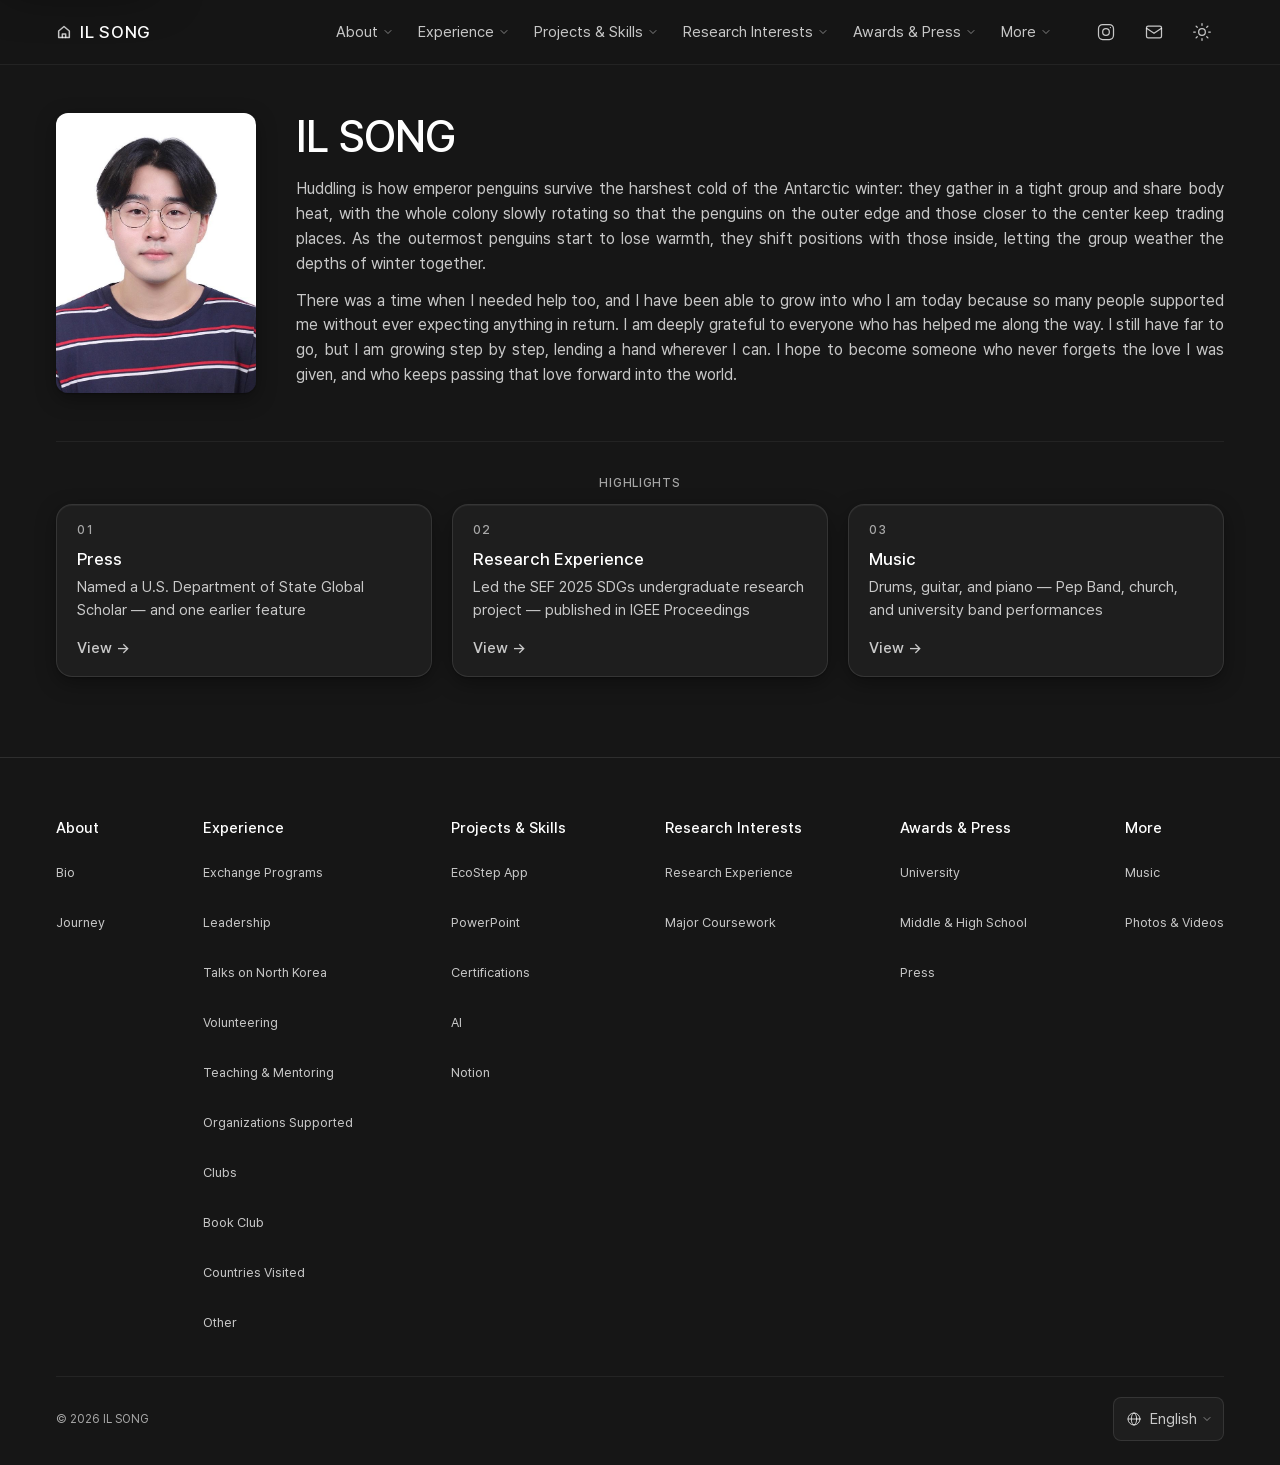
<file: index.html>
<!DOCTYPE html>
<!-- 생성물 — 직접 수정 금지. 원본은 콘텐츠.md, 생성은 python 도구/build.py -->
<html lang="en" data-lang="en" data-theme="dark" prefix="og: https://ogp.me/ns#">
<head>
<meta charset="utf-8">
<meta name="viewport" content="width=device-width, initial-scale=1">
<title>IL SONG</title>
<meta name="description" content="About, Experience, Projects &amp; Skills, Research Interests, Awards &amp; Press, More">
<meta property="og:type" content="website">
<meta property="og:title" content="IL SONG">
<meta property="og:site_name" content="IL SONG">
<meta property="og:description" content="About, Experience, Projects &amp; Skills, Research Interests, Awards &amp; Press, More">
<meta property="og:url" content="https://songil23.github.io/Personal_Website/">
<meta property="og:locale" content="en_US">
<meta property="og:locale:alternate" content="ko_KR">
<meta property="og:image" content="https://songil23.github.io/Personal_Website/images/og.jpg">
<meta property="og:image:secure_url" content="https://songil23.github.io/Personal_Website/images/og.jpg">
<meta property="og:image:type" content="image/jpeg">
<meta property="og:image:width" content="1200">
<meta property="og:image:height" content="630">
<meta property="og:image:alt" content="IL SONG">
<meta name="twitter:card" content="summary_large_image">
<meta name="twitter:title" content="IL SONG">
<meta name="twitter:description" content="About, Experience, Projects &amp; Skills, Research Interests, Awards &amp; Press, More">
<meta name="twitter:image" content="https://songil23.github.io/Personal_Website/images/og.jpg">
<meta name="twitter:image:alt" content="IL SONG">
<link rel="canonical" href="https://songil23.github.io/Personal_Website/">
<script type="application/ld+json">{"@context":"https://schema.org","@type":"Person","name":"IL SONG","url":"https://songil23.github.io/Personal_Website/","image":"https://songil23.github.io/Personal_Website/images/og.jpg","sameAs":["https://www.instagram.com/songil23/"]}</script>
<meta name="theme-color" content="#161616">
<link rel="icon" href="data:image/svg+xml,%3Csvg%20xmlns%3D%22http%3A//www.w3.org/2000/svg%22%20viewBox%3D%220%200%2064%2064%22%3E%3Crect%20width%3D%2264%22%20height%3D%2264%22%20rx%3D%2214%22%20fill%3D%22%23262626%22/%3E%3Ctext%20x%3D%2232%22%20y%3D%2234%22%20text-anchor%3D%22middle%22%20dominant-baseline%3D%22middle%22%20font-family%3D%22system-ui%2C-apple-system%2CSegoe%20UI%2Csans-serif%22%20font-size%3D%2230%22%20font-weight%3D%22500%22%20fill%3D%22%23ffffff%22%3EIS%3C/text%3E%3C/svg%3E">
<link rel="apple-touch-icon" href="apple-touch-icon.png">
<style>/* 생성: 절·하위 표시 규칙 */
html[data-view="home"] .view:not([data-view="home"]){display:none}
html[data-view="about"] .view:not([data-view="about"]){display:none}
html[data-view="experience"] .view:not([data-view="experience"]){display:none}
html[data-view="projects"] .view:not([data-view="projects"]){display:none}
html[data-view="research"] .view:not([data-view="research"]){display:none}
html[data-view="awards"] .view:not([data-view="awards"]){display:none}
html[data-view="more"] .view:not([data-view="more"]){display:none}
html[data-sub="about/bio"] .sub:not([data-sub="about/bio"]){display:none}
html[data-sub="about/bio"] .crumb-sub:not([data-sub="about/bio"]){display:none}
html[data-sub="about/journey"] .sub:not([data-sub="about/journey"]){display:none}
html[data-sub="about/journey"] .crumb-sub:not([data-sub="about/journey"]){display:none}
html[data-sub="experience/exchange-programs"] .sub:not([data-sub="experience/exchange-programs"]){display:none}
html[data-sub="experience/exchange-programs"] .crumb-sub:not([data-sub="experience/exchange-programs"]){display:none}
html[data-sub="experience/leadership"] .sub:not([data-sub="experience/leadership"]){display:none}
html[data-sub="experience/leadership"] .crumb-sub:not([data-sub="experience/leadership"]){display:none}
html[data-sub="experience/north-korea-talks"] .sub:not([data-sub="experience/north-korea-talks"]){display:none}
html[data-sub="experience/north-korea-talks"] .crumb-sub:not([data-sub="experience/north-korea-talks"]){display:none}
html[data-sub="experience/volunteering"] .sub:not([data-sub="experience/volunteering"]){display:none}
html[data-sub="experience/volunteering"] .crumb-sub:not([data-sub="experience/volunteering"]){display:none}
html[data-sub="experience/teaching-mentoring"] .sub:not([data-sub="experience/teaching-mentoring"]){display:none}
html[data-sub="experience/teaching-mentoring"] .crumb-sub:not([data-sub="experience/teaching-mentoring"]){display:none}
html[data-sub="experience/affiliated-organizations"] .sub:not([data-sub="experience/affiliated-organizations"]){display:none}
html[data-sub="experience/affiliated-organizations"] .crumb-sub:not([data-sub="experience/affiliated-organizations"]){display:none}
html[data-sub="experience/clubs"] .sub:not([data-sub="experience/clubs"]){display:none}
html[data-sub="experience/clubs"] .crumb-sub:not([data-sub="experience/clubs"]){display:none}
html[data-sub="experience/book-club"] .sub:not([data-sub="experience/book-club"]){display:none}
html[data-sub="experience/book-club"] .crumb-sub:not([data-sub="experience/book-club"]){display:none}
html[data-sub="experience/countries-visited"] .sub:not([data-sub="experience/countries-visited"]){display:none}
html[data-sub="experience/countries-visited"] .crumb-sub:not([data-sub="experience/countries-visited"]){display:none}
html[data-sub="experience/other"] .sub:not([data-sub="experience/other"]){display:none}
html[data-sub="experience/other"] .crumb-sub:not([data-sub="experience/other"]){display:none}
html[data-sub="projects/ecostep"] .sub:not([data-sub="projects/ecostep"]){display:none}
html[data-sub="projects/ecostep"] .crumb-sub:not([data-sub="projects/ecostep"]){display:none}
html[data-sub="projects/powerpoint"] .sub:not([data-sub="projects/powerpoint"]){display:none}
html[data-sub="projects/powerpoint"] .crumb-sub:not([data-sub="projects/powerpoint"]){display:none}
html[data-sub="projects/certifications"] .sub:not([data-sub="projects/certifications"]){display:none}
html[data-sub="projects/certifications"] .crumb-sub:not([data-sub="projects/certifications"]){display:none}
html[data-sub="projects/ai"] .sub:not([data-sub="projects/ai"]){display:none}
html[data-sub="projects/ai"] .crumb-sub:not([data-sub="projects/ai"]){display:none}
html[data-sub="projects/notion"] .sub:not([data-sub="projects/notion"]){display:none}
html[data-sub="projects/notion"] .crumb-sub:not([data-sub="projects/notion"]){display:none}
html[data-sub="research/research-experience"] .sub:not([data-sub="research/research-experience"]){display:none}
html[data-sub="research/research-experience"] .crumb-sub:not([data-sub="research/research-experience"]){display:none}
html[data-sub="research/coursework"] .sub:not([data-sub="research/coursework"]){display:none}
html[data-sub="research/coursework"] .crumb-sub:not([data-sub="research/coursework"]){display:none}
html[data-sub="awards/university"] .sub:not([data-sub="awards/university"]){display:none}
html[data-sub="awards/university"] .crumb-sub:not([data-sub="awards/university"]){display:none}
html[data-sub="awards/high-school"] .sub:not([data-sub="awards/high-school"]){display:none}
html[data-sub="awards/high-school"] .crumb-sub:not([data-sub="awards/high-school"]){display:none}
html[data-sub="awards/press"] .sub:not([data-sub="awards/press"]){display:none}
html[data-sub="awards/press"] .crumb-sub:not([data-sub="awards/press"]){display:none}
html[data-sub="more/music"] .sub:not([data-sub="more/music"]){display:none}
html[data-sub="more/music"] .crumb-sub:not([data-sub="more/music"]){display:none}
html[data-sub="more/photos-videos"] .sub:not([data-sub="more/photos-videos"]){display:none}
html[data-sub="more/photos-videos"] .crumb-sub:not([data-sub="more/photos-videos"]){display:none}
html[data-view] .anchor{display:none}
</style>
<script>
var SITE={"about":["bio","journey"],"experience":["exchange-programs","leadership","north-korea-talks","volunteering","teaching-mentoring","affiliated-organizations","clubs","book-club","countries-visited","other"],"projects":["ecostep","powerpoint","certifications","ai","notion"],"research":["research-experience","coursework"],"awards":["university","high-school","press"],"more":["music","photos-videos"]};
(function(){var d=document.documentElement,l='en',t='dark',v='home',u=null,s,h,a,b;
try{s=localStorage;if(s.getItem('lang')==='ko')l='ko';if(s.getItem('theme')==='light')t='light'}catch(e){}
d.setAttribute('data-theme',t);d.setAttribute('data-lang',l);d.lang=l;
try{h=location.hash.slice(1).split('/');a=decodeURIComponent(h[0]);b=h.length>1?decodeURIComponent(h[1]):null;
if(Object.prototype.hasOwnProperty.call(SITE,a)){v=a;u=SITE[a].indexOf(b)<0?SITE[a][0]:b}}catch(e){}
d.setAttribute('data-view',v);if(u)d.setAttribute('data-sub',v+'/'+u);
document.addEventListener('DOMContentLoaded',function(){if(d.hasAttribute('data-ready'))return;
d.removeAttribute('data-view');d.removeAttribute('data-sub');
var e=document.getElementById(u&&b===u?v+'/'+u:v);if(e&&e.scrollIntoView)e.scrollIntoView()})})();
</script>
<link rel="preload" href="fonts/Pretendard-Regular.woff2" as="font" type="font/woff2" crossorigin>
<link rel="preload" href="fonts/Pretendard-Medium.woff2" as="font" type="font/woff2" crossorigin>
<link rel="stylesheet" href="style.css?v=e8e4e383">
</head>
<body>
<a class="skip" href="#main"><span class="if-ko">본문으로</span><span class="if-en">Skip to content</span></a>
<header class="site-header"><div class="header-inner">
<a class="brand" href="#"><svg class="icon icon-home" viewBox="0 0 24 24" width="16" height="16" fill="none" stroke="currentColor" stroke-width="2.25" stroke-linecap="round" stroke-linejoin="round" aria-hidden="true"><path d="M4 20.25V10.5L12 3.75l8 6.75v9.75z"/><path d="M9.5 20.25V15h5v5.25"/></svg>IL SONG</a>
<nav class="nav" aria-labelledby="label-nav"><span class="sr" id="label-nav"><span lang="ko">섹션</span><span lang="en">Sections</span></span><ul class="nav-list">
<li class="nav-item" data-section="about">
<a class="nav-link" href="#about"><span lang="ko">소개</span><span lang="en">About</span></a>
<button class="nav-btn" type="button" aria-expanded="false" aria-controls="menu-about"><span class="nav-label"><span lang="ko">소개</span><span lang="en">About</span></span><svg class="icon icon-caret" viewBox="0 0 24 24" width="12" height="12" fill="none" stroke="currentColor" stroke-width="1.5" stroke-linecap="round" stroke-linejoin="round" aria-hidden="true"><path d="M6 9l6 6 6-6"/></svg></button>
<div class="menu nav-menu" id="menu-about" hidden>
<a class="menu-head" href="#about"><span lang="ko">소개</span><span lang="en">About</span><span class="arrow" aria-hidden="true">→</span></a>
<ul class="menu-list">
<li><a href="#about/bio" data-sub="about/bio"><span lang="ko">소개</span><span lang="en">Bio</span></a></li>
<li><a href="#about/journey" data-sub="about/journey"><span lang="ko">연혁</span><span lang="en">Journey</span></a></li>
</ul>
</div>
</li>
<li class="nav-item" data-section="experience">
<a class="nav-link" href="#experience"><span lang="ko">활동</span><span lang="en">Experience</span></a>
<button class="nav-btn" type="button" aria-expanded="false" aria-controls="menu-experience"><span class="nav-label"><span lang="ko">활동</span><span lang="en">Experience</span></span><svg class="icon icon-caret" viewBox="0 0 24 24" width="12" height="12" fill="none" stroke="currentColor" stroke-width="1.5" stroke-linecap="round" stroke-linejoin="round" aria-hidden="true"><path d="M6 9l6 6 6-6"/></svg></button>
<div class="menu nav-menu" id="menu-experience" hidden>
<a class="menu-head" href="#experience"><span lang="ko">활동</span><span lang="en">Experience</span><span class="arrow" aria-hidden="true">→</span></a>
<ul class="menu-list">
<li><a href="#experience/exchange-programs" data-sub="experience/exchange-programs"><span lang="ko">교환 프로그램</span><span lang="en">Exchange Programs</span></a></li>
<li><a href="#experience/leadership" data-sub="experience/leadership"><span lang="ko">리더십</span><span lang="en">Leadership</span></a></li>
<li><a href="#experience/north-korea-talks" data-sub="experience/north-korea-talks"><span lang="ko">북한 관련 강연</span><span lang="en">Talks on North Korea</span></a></li>
<li><a href="#experience/volunteering" data-sub="experience/volunteering"><span lang="ko">봉사</span><span lang="en">Volunteering</span></a></li>
<li><a href="#experience/teaching-mentoring" data-sub="experience/teaching-mentoring"><span lang="ko">교육·멘토링</span><span lang="en">Teaching &amp; Mentoring</span></a></li>
<li><a href="#experience/affiliated-organizations" data-sub="experience/affiliated-organizations"><span lang="ko">후원 단체</span><span lang="en">Organizations Supported</span></a></li>
<li><a href="#experience/clubs" data-sub="experience/clubs"><span lang="ko">동아리</span><span lang="en">Clubs</span></a></li>
<li><a href="#experience/book-club" data-sub="experience/book-club"><span lang="ko">독서 모임</span><span lang="en">Book Club</span></a></li>
<li><a href="#experience/countries-visited" data-sub="experience/countries-visited"><span lang="ko">방문 국가</span><span lang="en">Countries Visited</span></a></li>
<li><a href="#experience/other" data-sub="experience/other"><span lang="ko">기타</span><span lang="en">Other</span></a></li>
</ul>
</div>
</li>
<li class="nav-item" data-section="projects">
<a class="nav-link" href="#projects"><span lang="ko">프로젝트 &amp; 역량</span><span lang="en">Projects &amp; Skills</span></a>
<button class="nav-btn" type="button" aria-expanded="false" aria-controls="menu-projects"><span class="nav-label"><span lang="ko">프로젝트 &amp; 역량</span><span lang="en">Projects &amp; Skills</span></span><svg class="icon icon-caret" viewBox="0 0 24 24" width="12" height="12" fill="none" stroke="currentColor" stroke-width="1.5" stroke-linecap="round" stroke-linejoin="round" aria-hidden="true"><path d="M6 9l6 6 6-6"/></svg></button>
<div class="menu nav-menu" id="menu-projects" hidden>
<a class="menu-head" href="#projects"><span lang="ko">프로젝트 &amp; 역량</span><span lang="en">Projects &amp; Skills</span><span class="arrow" aria-hidden="true">→</span></a>
<ul class="menu-list">
<li><a href="#projects/ecostep" data-sub="projects/ecostep"><span lang="ko">EcoStep 앱</span><span lang="en">EcoStep App</span></a></li>
<li><a href="#projects/powerpoint" data-sub="projects/powerpoint">PowerPoint</a></li>
<li><a href="#projects/certifications" data-sub="projects/certifications"><span lang="ko">자격증</span><span lang="en">Certifications</span></a></li>
<li><a href="#projects/ai" data-sub="projects/ai">AI</a></li>
<li><a href="#projects/notion" data-sub="projects/notion">Notion</a></li>
</ul>
</div>
</li>
<li class="nav-item" data-section="research">
<a class="nav-link" href="#research"><span lang="ko">관심 연구</span><span lang="en">Research Interests</span></a>
<button class="nav-btn" type="button" aria-expanded="false" aria-controls="menu-research"><span class="nav-label"><span lang="ko">관심 연구</span><span lang="en">Research Interests</span></span><svg class="icon icon-caret" viewBox="0 0 24 24" width="12" height="12" fill="none" stroke="currentColor" stroke-width="1.5" stroke-linecap="round" stroke-linejoin="round" aria-hidden="true"><path d="M6 9l6 6 6-6"/></svg></button>
<div class="menu nav-menu" id="menu-research" hidden>
<a class="menu-head" href="#research"><span lang="ko">관심 연구</span><span lang="en">Research Interests</span><span class="arrow" aria-hidden="true">→</span></a>
<ul class="menu-list">
<li><a href="#research/research-experience" data-sub="research/research-experience"><span lang="ko">연구 경험</span><span lang="en">Research Experience</span></a></li>
<li><a href="#research/coursework" data-sub="research/coursework"><span lang="ko">전공 수강 과목</span><span lang="en">Major Coursework</span></a></li>
</ul>
</div>
</li>
<li class="nav-item" data-section="awards">
<a class="nav-link" href="#awards"><span lang="ko">수상 &amp; 기사</span><span lang="en">Awards &amp; Press</span></a>
<button class="nav-btn" type="button" aria-expanded="false" aria-controls="menu-awards"><span class="nav-label"><span lang="ko">수상 &amp; 기사</span><span lang="en">Awards &amp; Press</span></span><svg class="icon icon-caret" viewBox="0 0 24 24" width="12" height="12" fill="none" stroke="currentColor" stroke-width="1.5" stroke-linecap="round" stroke-linejoin="round" aria-hidden="true"><path d="M6 9l6 6 6-6"/></svg></button>
<div class="menu nav-menu" id="menu-awards" hidden>
<a class="menu-head" href="#awards"><span lang="ko">수상 &amp; 기사</span><span lang="en">Awards &amp; Press</span><span class="arrow" aria-hidden="true">→</span></a>
<ul class="menu-list">
<li><a href="#awards/university" data-sub="awards/university"><span lang="ko">대학교</span><span lang="en">University</span></a></li>
<li><a href="#awards/high-school" data-sub="awards/high-school"><span lang="ko">중고등학교</span><span lang="en">Middle &amp; High School</span></a></li>
<li><a href="#awards/press" data-sub="awards/press"><span lang="ko">기사</span><span lang="en">Press</span></a></li>
</ul>
</div>
</li>
<li class="nav-item" data-section="more">
<a class="nav-link" href="#more"><span lang="ko">기타</span><span lang="en">More</span></a>
<button class="nav-btn" type="button" aria-expanded="false" aria-controls="menu-more"><span class="nav-label"><span lang="ko">기타</span><span lang="en">More</span></span><svg class="icon icon-caret" viewBox="0 0 24 24" width="12" height="12" fill="none" stroke="currentColor" stroke-width="1.5" stroke-linecap="round" stroke-linejoin="round" aria-hidden="true"><path d="M6 9l6 6 6-6"/></svg></button>
<div class="menu nav-menu" id="menu-more" hidden>
<a class="menu-head" href="#more"><span lang="ko">기타</span><span lang="en">More</span><span class="arrow" aria-hidden="true">→</span></a>
<ul class="menu-list">
<li><a href="#more/music" data-sub="more/music"><span lang="ko">음악</span><span lang="en">Music</span></a></li>
<li><a href="#more/photos-videos" data-sub="more/photos-videos"><span lang="ko">사진 &amp; 영상</span><span lang="en">Photos &amp; Videos</span></a></li>
</ul>
</div>
</li>
</ul></nav>
<div class="controls">
<a class="ctl ctl-social" href="https://www.instagram.com/songil23/" target="_blank" rel="me noopener" aria-label="Instagram"><svg class="icon icon-instagram" viewBox="0 0 24 24" width="20" height="20" fill="none" stroke="currentColor" stroke-width="1.5" stroke-linecap="round" stroke-linejoin="round" aria-hidden="true"><rect x="3" y="3" width="18" height="18" rx="5"/><circle cx="12" cy="12" r="4"/><circle cx="17.3" cy="6.7" r="0.8" fill="currentColor" stroke="none"/></svg></a>
<div class="disclosure contact"><button class="ctl ctl-contact" type="button" aria-expanded="false" aria-controls="menu-contact"><svg class="icon icon-mail" viewBox="0 0 24 24" width="20" height="20" fill="none" stroke="currentColor" stroke-width="1.5" stroke-linecap="round" stroke-linejoin="round" aria-hidden="true"><rect x="3" y="5" width="18" height="14" rx="2"/><path d="M3 7.5l9 6 9-6"/></svg><span class="sr"><span class="if-ko">연락처</span><span class="if-en">Contact</span></span></button>
<div class="menu contact-menu" id="menu-contact" hidden><p class="menu-title"><span class="if-ko">연락처</span><span class="if-en">Contact</span></p>
<ul class="mail-list">
<li><a href="mailto:songil04@yonsei.ac.kr">songil04@yonsei.ac.kr</a><button class="ctl copy" type="button" data-copy="songil04@yonsei.ac.kr"><svg class="icon icon-copy" viewBox="0 0 24 24" width="16" height="16" fill="none" stroke="currentColor" stroke-width="1.5" stroke-linecap="round" stroke-linejoin="round" aria-hidden="true"><rect x="9" y="9" width="11" height="11" rx="2"/><path d="M5 15H4a2 2 0 0 1-2-2V4a2 2 0 0 1 2-2h9a2 2 0 0 1 2 2v1"/></svg><svg class="icon icon-check" viewBox="0 0 24 24" width="14" height="14" fill="none" stroke="currentColor" stroke-width="1.5" stroke-linecap="round" stroke-linejoin="round" aria-hidden="true"><path d="M5 12.5l4.5 4.5L19 7.5"/></svg><span class="sr"><span class="if-ko">복사</span><span class="if-en">Copy</span></span></button></li>
<li><a href="mailto:callmesongil@kakao.com">callmesongil@kakao.com</a><button class="ctl copy" type="button" data-copy="callmesongil@kakao.com"><svg class="icon icon-copy" viewBox="0 0 24 24" width="16" height="16" fill="none" stroke="currentColor" stroke-width="1.5" stroke-linecap="round" stroke-linejoin="round" aria-hidden="true"><rect x="9" y="9" width="11" height="11" rx="2"/><path d="M5 15H4a2 2 0 0 1-2-2V4a2 2 0 0 1 2-2h9a2 2 0 0 1 2 2v1"/></svg><svg class="icon icon-check" viewBox="0 0 24 24" width="14" height="14" fill="none" stroke="currentColor" stroke-width="1.5" stroke-linecap="round" stroke-linejoin="round" aria-hidden="true"><path d="M5 12.5l4.5 4.5L19 7.5"/></svg><span class="sr"><span class="if-ko">복사</span><span class="if-en">Copy</span></span></button></li>
<li><a href="mailto:songi02@uwgb.edu">songi02@uwgb.edu</a><button class="ctl copy" type="button" data-copy="songi02@uwgb.edu"><svg class="icon icon-copy" viewBox="0 0 24 24" width="16" height="16" fill="none" stroke="currentColor" stroke-width="1.5" stroke-linecap="round" stroke-linejoin="round" aria-hidden="true"><rect x="9" y="9" width="11" height="11" rx="2"/><path d="M5 15H4a2 2 0 0 1-2-2V4a2 2 0 0 1 2-2h9a2 2 0 0 1 2 2v1"/></svg><svg class="icon icon-check" viewBox="0 0 24 24" width="14" height="14" fill="none" stroke="currentColor" stroke-width="1.5" stroke-linecap="round" stroke-linejoin="round" aria-hidden="true"><path d="M5 12.5l4.5 4.5L19 7.5"/></svg><span class="sr"><span class="if-ko">복사</span><span class="if-en">Copy</span></span></button></li>
<li><a href="mailto:is154689@student.sgh.waw.pl">is154689@student.sgh.waw.pl</a><button class="ctl copy" type="button" data-copy="is154689@student.sgh.waw.pl"><svg class="icon icon-copy" viewBox="0 0 24 24" width="16" height="16" fill="none" stroke="currentColor" stroke-width="1.5" stroke-linecap="round" stroke-linejoin="round" aria-hidden="true"><rect x="9" y="9" width="11" height="11" rx="2"/><path d="M5 15H4a2 2 0 0 1-2-2V4a2 2 0 0 1 2-2h9a2 2 0 0 1 2 2v1"/></svg><svg class="icon icon-check" viewBox="0 0 24 24" width="14" height="14" fill="none" stroke="currentColor" stroke-width="1.5" stroke-linecap="round" stroke-linejoin="round" aria-hidden="true"><path d="M5 12.5l4.5 4.5L19 7.5"/></svg><span class="sr"><span class="if-ko">복사</span><span class="if-en">Copy</span></span></button></li>
</ul>
<span class="sr copy-live" aria-live="polite" data-ko="복사됨" data-en="Copied"></span></div></div>
<button class="ctl ctl-theme" type="button"><svg class="icon icon-moon" viewBox="0 0 24 24" width="20" height="20" fill="none" stroke="currentColor" stroke-width="1.5" stroke-linecap="round" stroke-linejoin="round" aria-hidden="true"><path d="M20 14.5A8 8 0 0 1 9.5 4a8 8 0 1 0 10.5 10.5z"/></svg><svg class="icon icon-sun" viewBox="0 0 24 24" width="20" height="20" fill="none" stroke="currentColor" stroke-width="1.5" stroke-linecap="round" stroke-linejoin="round" aria-hidden="true"><circle cx="12" cy="12" r="4"/><path d="M12 2v2M12 20v2M2 12h2M20 12h2M4.9 4.9l1.4 1.4M17.7 17.7l1.4 1.4M4.9 19.1l1.4-1.4M17.7 6.3l1.4-1.4"/></svg><span class="sr"><span class="if-ko">다크 모드</span><span class="if-en">Dark mode</span></span></button>
<div class="disclosure more"><button class="ctl ctl-more" type="button" aria-expanded="false" aria-controls="menu-all"><svg class="icon icon-dots" viewBox="0 0 24 24" width="20" height="20" fill="none" stroke="currentColor" stroke-width="1.5" stroke-linecap="round" stroke-linejoin="round" aria-hidden="true"><circle cx="5" cy="12" r="1.5" fill="currentColor" stroke="none"/><circle cx="12" cy="12" r="1.5" fill="currentColor" stroke="none"/><circle cx="19" cy="12" r="1.5" fill="currentColor" stroke="none"/></svg><span class="sr"><span class="if-ko">메뉴</span><span class="if-en">Menu</span></span></button>
<div class="menu more-menu" id="menu-all" hidden>
<div class="more-group"><a class="menu-head" href="#about"><span lang="ko">소개</span><span lang="en">About</span><span class="arrow" aria-hidden="true">→</span></a><ul class="menu-list">
<li><a href="#about/bio" data-sub="about/bio"><span lang="ko">소개</span><span lang="en">Bio</span></a></li>
<li><a href="#about/journey" data-sub="about/journey"><span lang="ko">연혁</span><span lang="en">Journey</span></a></li>
</ul></div>
<div class="more-group"><a class="menu-head" href="#experience"><span lang="ko">활동</span><span lang="en">Experience</span><span class="arrow" aria-hidden="true">→</span></a><ul class="menu-list">
<li><a href="#experience/exchange-programs" data-sub="experience/exchange-programs"><span lang="ko">교환 프로그램</span><span lang="en">Exchange Programs</span></a></li>
<li><a href="#experience/leadership" data-sub="experience/leadership"><span lang="ko">리더십</span><span lang="en">Leadership</span></a></li>
<li><a href="#experience/north-korea-talks" data-sub="experience/north-korea-talks"><span lang="ko">북한 관련 강연</span><span lang="en">Talks on North Korea</span></a></li>
<li><a href="#experience/volunteering" data-sub="experience/volunteering"><span lang="ko">봉사</span><span lang="en">Volunteering</span></a></li>
<li><a href="#experience/teaching-mentoring" data-sub="experience/teaching-mentoring"><span lang="ko">교육·멘토링</span><span lang="en">Teaching &amp; Mentoring</span></a></li>
<li><a href="#experience/affiliated-organizations" data-sub="experience/affiliated-organizations"><span lang="ko">후원 단체</span><span lang="en">Organizations Supported</span></a></li>
<li><a href="#experience/clubs" data-sub="experience/clubs"><span lang="ko">동아리</span><span lang="en">Clubs</span></a></li>
<li><a href="#experience/book-club" data-sub="experience/book-club"><span lang="ko">독서 모임</span><span lang="en">Book Club</span></a></li>
<li><a href="#experience/countries-visited" data-sub="experience/countries-visited"><span lang="ko">방문 국가</span><span lang="en">Countries Visited</span></a></li>
<li><a href="#experience/other" data-sub="experience/other"><span lang="ko">기타</span><span lang="en">Other</span></a></li>
</ul></div>
<div class="more-group"><a class="menu-head" href="#projects"><span lang="ko">프로젝트 &amp; 역량</span><span lang="en">Projects &amp; Skills</span><span class="arrow" aria-hidden="true">→</span></a><ul class="menu-list">
<li><a href="#projects/ecostep" data-sub="projects/ecostep"><span lang="ko">EcoStep 앱</span><span lang="en">EcoStep App</span></a></li>
<li><a href="#projects/powerpoint" data-sub="projects/powerpoint">PowerPoint</a></li>
<li><a href="#projects/certifications" data-sub="projects/certifications"><span lang="ko">자격증</span><span lang="en">Certifications</span></a></li>
<li><a href="#projects/ai" data-sub="projects/ai">AI</a></li>
<li><a href="#projects/notion" data-sub="projects/notion">Notion</a></li>
</ul></div>
<div class="more-group"><a class="menu-head" href="#research"><span lang="ko">관심 연구</span><span lang="en">Research Interests</span><span class="arrow" aria-hidden="true">→</span></a><ul class="menu-list">
<li><a href="#research/research-experience" data-sub="research/research-experience"><span lang="ko">연구 경험</span><span lang="en">Research Experience</span></a></li>
<li><a href="#research/coursework" data-sub="research/coursework"><span lang="ko">전공 수강 과목</span><span lang="en">Major Coursework</span></a></li>
</ul></div>
<div class="more-group"><a class="menu-head" href="#awards"><span lang="ko">수상 &amp; 기사</span><span lang="en">Awards &amp; Press</span><span class="arrow" aria-hidden="true">→</span></a><ul class="menu-list">
<li><a href="#awards/university" data-sub="awards/university"><span lang="ko">대학교</span><span lang="en">University</span></a></li>
<li><a href="#awards/high-school" data-sub="awards/high-school"><span lang="ko">중고등학교</span><span lang="en">Middle &amp; High School</span></a></li>
<li><a href="#awards/press" data-sub="awards/press"><span lang="ko">기사</span><span lang="en">Press</span></a></li>
</ul></div>
<div class="more-group"><a class="menu-head" href="#more"><span lang="ko">기타</span><span lang="en">More</span><span class="arrow" aria-hidden="true">→</span></a><ul class="menu-list">
<li><a href="#more/music" data-sub="more/music"><span lang="ko">음악</span><span lang="en">Music</span></a></li>
<li><a href="#more/photos-videos" data-sub="more/photos-videos"><span lang="ko">사진 &amp; 영상</span><span lang="en">Photos &amp; Videos</span></a></li>
</ul></div>
</div></div>
</div>
</div></header>
<main id="main">
<section class="view view-home" id="view-home" data-view="home">
<div class="hero">
<img class="hero-photo" src="images/About_IMG_9754.jpeg" width="591" height="827" alt="" fetchpriority="high">
<div class="hero-text">
<h1 class="hero-name">IL SONG</h1>
<div class="hero-intro">
<p><span lang="ko">허들링(Huddling)이란, 황제펭귄들이 한데 모여 서로의 체온으로 혹한의 겨울 추위를 견디는 방법으로 무리 전체가 돌면서 바깥쪽과 안쪽에 있는 펭귄들이 계속해서 서로의 위치를 바꾸는 것을 의미합니다. 바깥쪽에 있는 펭귄들의 체온이 떨어질 때 서로의 위치를 바꾸므로 한겨울의 추위를 함께 극복할 수 있습니다.</span><span lang="en">Huddling is how emperor penguins survive the harshest cold of the Antarctic winter: they gather in a tight group and share body heat, with the whole colony slowly rotating so that the penguins on the outer edge and those closer to the center keep trading places. As the outermost penguins start to lose warmth, they shift positions with those inside, letting the group weather the depths of winter together.</span></p>
<p><span lang="ko">한때, 저 또한 도움이 필요했고, 대가를 바라지 않고 도와주신 많은 분들 덕분에 지금까지 잘 성장할 수 있었습니다. 도움을 주셨던 모든 분들께 진심으로 감사드립니다. 아직 부족하지만, 저도 도울 수 있는 부분을 도우면서 한 걸음씩 성장해가고 있습니다. 제가 받은 사랑을 잊지 않고, 다시 사회에 흘려보내는 사람으로 성장하고 싶습니다.</span><span lang="en">There was a time when I needed help too, and I have been able to grow into who I am today because so many people supported me without ever expecting anything in return. I am deeply grateful to everyone who has helped me along the way. I still have far to go, but I am growing step by step, lending a hand wherever I can. I hope to become someone who never forgets the love I was given, and who keeps passing that love forward into the world.</span></p>
</div>
</div>
</div>
<h2 class="cards-title"><span lang="ko">하이라이트</span><span lang="en">Highlights</span></h2>
<ul class="cards">
<li><a class="card" href="#awards/press"><span class="card-num" aria-hidden="true">01</span><h3 class="card-title"><span lang="ko">기사</span><span lang="en">Press</span></h3><p class="card-text"><span lang="ko">미국 국무부 Global Scholar 선정 기사 외 1편</span><span lang="en">Named a U.S. Department of State Global Scholar — and one earlier feature</span></p><span class="card-more" aria-hidden="true"><span class="if-ko">보기 →</span><span class="if-en">View →</span></span></a></li>
<li><a class="card" href="#research/research-experience"><span class="card-num" aria-hidden="true">02</span><h3 class="card-title"><span lang="ko">연구 경험</span><span lang="en">Research Experience</span></h3><p class="card-text"><span lang="ko">SEF 2025 SDGs 학부 연구 프로젝트 주도, IGEE Proceedings 논문 게재</span><span lang="en">Led the SEF 2025 SDGs undergraduate research project — published in IGEE Proceedings</span></p><span class="card-more" aria-hidden="true"><span class="if-ko">보기 →</span><span class="if-en">View →</span></span></a></li>
<li><a class="card" href="#more/music"><span class="card-num" aria-hidden="true">03</span><h3 class="card-title"><span lang="ko">음악</span><span lang="en">Music</span></h3><p class="card-text"><span lang="ko">드럼·기타·피아노 — Pep Band·교회·대학 밴드 연주</span><span lang="en">Drums, guitar, and piano — Pep Band, church, and university band performances</span></p><span class="card-more" aria-hidden="true"><span class="if-ko">보기 →</span><span class="if-en">View →</span></span></a></li>
</ul>
</section>
<section class="view" id="view-about" data-view="about">
<p class="crumb"><a href="#about"><span lang="ko">소개</span><span lang="en">About</span></a><span class="crumb-sep" aria-hidden="true">/</span><span class="crumb-sub" data-sub="about/bio"><span lang="ko">소개</span><span lang="en">Bio</span></span><span class="crumb-sub" data-sub="about/journey"><span lang="ko">연혁</span><span lang="en">Journey</span></span></p>
<span class="anchor" id="about"></span>
<header class="view-head">
<h1 class="view-title" tabindex="-1"><span lang="ko">소개</span><span lang="en">About</span></h1>
<p class="view-desc"><span lang="ko">북한 출생 · Yonsei 경영학 · SGH·UWGB 교환 · 한국어·영어·중국어</span><span lang="en">Born in North Korea · Business at Yonsei · Exchange at SGH &amp; UWGB · Korean, English, Chinese</span></p>
<nav class="subnav" aria-labelledby="label-subnav-about"><span class="sr" id="label-subnav-about"><span lang="ko">이 절 안에서</span><span lang="en">In this section</span></span><ul>
<li><a href="#about/bio" data-sub="about/bio"><span lang="ko">소개</span><span lang="en">Bio</span></a></li>
<li><a href="#about/journey" data-sub="about/journey"><span lang="ko">연혁</span><span lang="en">Journey</span></a></li>
</ul></nav>
</header>
<section class="sub" id="sub-about-bio" data-sub="about/bio">
<span class="anchor" id="about/bio"></span>
<h2 class="sub-title" tabindex="-1"><span lang="ko">소개</span><span lang="en">Bio</span></h2>
<div class="sub-body">
<div class="boxes" data-cols="1">
<article class="entry entry-plain">
<ul class="entry-lines">
<li><span lang="ko">자기소개: <span class="tba"><span class="if-ko">나중에 기입</span><span class="if-en">To be added</span></span></span><span lang="en">Introduction: <span class="tba"><span class="if-ko">나중에 기입</span><span class="if-en">To be added</span></span></span></li>
</ul>
</article>
</div>
<div class="boxes" data-cols="2">
<section class="group card">
<h3 class="group-title"><span lang="ko">학력</span><span lang="en">Education</span></h3>
<ul class="plain">
<li><span lang="ko"><a href="https://www.yonsei.ac.kr/sc/index.do" target="_blank" rel="noopener">Yonsei University</a> <a href="https://ysb.yonsei.ac.kr/" target="_blank" rel="noopener">경영학</a> 학사 (2023.3 ~ 2027.8)</span><span lang="en">BBA, <a href="https://ysb.yonsei.ac.kr/" target="_blank" rel="noopener">Business Administration</a>, <a href="https://www.yonsei.ac.kr/sites/en_sc/index.do" target="_blank" rel="noopener">Yonsei University</a> (2023.3 ~ 2027.8)</span></li>
<li><a href="https://www.sgh.waw.pl/en" target="_blank" rel="noopener"><span lang="ko">SGH Warsaw School of Economics 경영학 교환학생 (2026.10 ~ 2027.2)</span><span lang="en">Exchange student in Business Administration, SGH Warsaw School of Economics (2026.10 ~ 2027.2)</span></a></li>
<li><a href="https://www.uwgb.edu/" target="_blank" rel="noopener"><span lang="ko">University of Wisconsin–Green Bay 경영학 교환학생 (2026.1 ~ 2026.5)</span><span lang="en">Exchange student in Business Administration, University of Wisconsin–Green Bay (2026.1 ~ 2026.5)</span></a></li>
</ul>
</section>
<section class="group card">
<h3 class="group-title"><span lang="ko">언어</span><span lang="en">Languages</span></h3>
<ul class="plain">
<li><span lang="ko">한국어: 모국어</span><span lang="en">Korean: Native</span></li>
<li><span lang="ko">영어: 상급 (TOEFL 5/6, 구 척도 100/120)</span><span lang="en">English: Advanced (TOEFL 5/6; 100/120 on the former scale)</span></li>
<li><span lang="ko">중국어: 일상 회화 가능</span><span lang="en">Chinese: Conversational</span></li>
</ul>
</section>
</div>
</div>
</section>
<section class="sub" id="sub-about-journey" data-sub="about/journey">
<span class="anchor" id="about/journey"></span>
<h2 class="sub-title" tabindex="-1"><span lang="ko">연혁</span><span lang="en">Journey</span></h2>
<div class="sub-body timeline">
<section class="group">
<h3 class="group-title">2026</h3>
<ul class="plain">
<li><span lang="ko">SGH Warsaw School of Economics 교환학생, 폴란드 (10월 ~ 2027년 2월, Yonsei University 교환 프로그램)</span><span lang="en">Exchange student at SGH Warsaw School of Economics, Poland (October ~ February 2027, Yonsei University Exchange Program)</span></li>
<li><span lang="ko">University of Wisconsin–Green Bay 교환학생, 미국 (1월 ~ 5월, Fulbright Korea · World Learning · <a href="https://kr.usembassy.gov/ko/" target="_blank" rel="noopener">주한미국대사관</a> 지원)</span><span lang="en">Exchange student at the University of Wisconsin–Green Bay, USA (January ~ May, supported by Fulbright Korea, World Learning, and the <a href="https://kr.usembassy.gov/" target="_blank" rel="noopener">U.S. Embassy in Seoul</a>)</span></li>
<li><a href="https://www.uwgb.edu/CMSAssets/provost/AcademicHonors.asp" target="_blank" rel="noopener"><span lang="ko">University of Wisconsin–Green Bay Semester Highest Honors (2026학년도 봄학기)</span><span lang="en">Semester Highest Honors, University of Wisconsin–Green Bay (Spring 2026)</span></a></li>
<li class="visits"><span class="visit"><img class="flag" src="images/flags/us.svg" alt="" width="20" height="15"><span lang="ko">미국 (위스콘신 · 보스턴 · 뉴욕 · 워싱턴 DC)</span><span lang="en">USA (Wisconsin · Boston · New York · Washington, D.C.)</span></span><span class="visit"><img class="flag" src="images/flags/pl.svg" alt="" width="20" height="15"><span lang="ko">폴란드</span><span lang="en">Poland</span></span></li>
</ul>
</section>
<section class="group">
<h3 class="group-title">2025</h3>
<ul class="plain">
<li><span lang="ko">EcoStep 앱 기획·개발</span><span lang="en">Planning and development of the EcoStep app</span></li>
<li><span lang="ko">SEF 2025 SDGs 달성 촉진 학부 연구 프로젝트 참여</span><span lang="en">Participant, SEF 2025 Undergraduate Research Project on advancing the SDGs</span></li>
<li><span lang="ko">Social Engagement Fund (SEF) 2025 장려상</span><span lang="en">Social Engagement Fund (SEF) 2025 Encouragement Award</span></li>
<li><a href="https://ysb.yonsei.ac.kr/ysb/news/notice.do?mode=view&amp;articleNo=24123" target="_blank" rel="noopener"><span lang="ko">경영학과 최우등 (2025학년도 2학기, 상위 1%)</span><span lang="en">Distinguished Honors in Business Administration, Fall 2025 (Top 1%)</span></a></li>
<li><span lang="ko">Yonsei Social Entrepreneurship Award (고급실용문쓰기, 2025학년도 2학기)</span><span lang="en">Yonsei Social Entrepreneurship Award (Advanced Practical Writing, Fall 2025)</span></li>
<li class="visits"><span class="visit"><img class="flag" src="images/flags/us.svg" alt="" width="20" height="15"><span lang="ko">미국 (텍사스)</span><span lang="en">USA (Texas)</span></span><span class="visit"><img class="flag" src="images/flags/it.svg" alt="" width="20" height="15"><span lang="ko">이탈리아</span><span lang="en">Italy</span></span><span class="visit"><img class="flag" src="images/flags/vn.svg" alt="" width="20" height="15"><span lang="ko">베트남</span><span lang="en">Vietnam</span></span></li>
</ul>
</section>
<section class="group">
<h3 class="group-title">2023 ~ 2025</h3>
<ul class="plain">
<li><span lang="ko">탈북 학생 학업 멘토링</span><span lang="en">Academic mentoring for North Korean defector students</span></li>
</ul>
</section>
<section class="group">
<h3 class="group-title">2023</h3>
<ul class="plain">
<li><span lang="ko">Yonsei University 경영학과 입학</span><span lang="en">Enrolled in Business Administration at Yonsei University</span></li>
<li><span lang="ko">English Unification Camp 스태프</span><span lang="en">Staff at English Unification Camp</span></li>
<li class="visits"><span class="visit"><img class="flag" src="images/flags/jp.svg" alt="" width="20" height="15"><span lang="ko">일본</span><span lang="en">Japan</span></span><span class="visit"><img class="flag" src="images/flags/us.svg" alt="" width="20" height="15"><span lang="ko">미국 (샌프란시스코 · 애리조나)</span><span lang="en">USA (San Francisco · Arizona)</span></span></li>
</ul>
</section>
<section class="group">
<h3 class="group-title">2017 ~ 2022</h3>
<ul class="plain">
<li><span lang="ko">고등학교 3년간 성적 우수</span><span lang="en">Strong academic performance throughout high school</span></li>
<li><span lang="ko">2022 학생회장 · 2021 학생부회장 · 2018 총무</span><span lang="en">2022 Student Council President · 2021 Student Council Vice President · 2018 Student Council Treasurer</span></li>
<li><span lang="ko">3년간 다수 학기 학업우수상</span><span lang="en">Academic Excellence Awards in multiple semesters across three years of high school</span></li>
</ul>
</section>
<section class="group">
<h3 class="group-title">2015</h3>
<ul class="plain">
<li><span lang="ko">대한민국 서울</span><span lang="en">Seoul, South Korea</span></li>
<li class="visits"><span class="visit"><img class="flag" src="images/flags/kr.svg" alt="" width="20" height="15"><span lang="ko">한국</span><span lang="en">South Korea</span></span></li>
</ul>
</section>
<section class="group">
<h3 class="group-title">2013 ~ 2014</h3>
<ul class="plain">
<li><span lang="ko">중국 랴오닝</span><span lang="en">Liaoning, China</span></li>
<li class="visits"><span class="visit"><img class="flag" src="images/flags/cn.svg" alt="" width="20" height="15"><span lang="ko">중국 (2013)</span><span lang="en">China (2013)</span></span><span class="visit"><img class="flag" src="images/flags/mm.svg" alt="" width="20" height="15"><span lang="ko">미얀마 (2014)</span><span lang="en">Myanmar (2014)</span></span><span class="visit"><img class="flag" src="images/flags/la.svg" alt="" width="20" height="15"><span lang="ko">라오스 (2014)</span><span lang="en">Laos (2014)</span></span><span class="visit"><img class="flag" src="images/flags/th.svg" alt="" width="20" height="15"><span lang="ko">태국 (2014)</span><span lang="en">Thailand (2014)</span></span></li>
</ul>
</section>
<section class="group">
<h3 class="group-title">2004</h3>
<ul class="plain">
<li><span lang="ko">북한 양강도 혜산 출생</span><span lang="en">Born in Hyesan, Ryanggang Province, North Korea</span></li>
<li class="visits"><span class="visit"><img class="flag" src="images/flags/kp.svg" alt="" width="20" height="15"><span lang="ko">북한</span><span lang="en">North Korea</span></span></li>
</ul>
</section>
</div>
</section>
</section>
<section class="view" id="view-experience" data-view="experience">
<p class="crumb"><a href="#experience"><span lang="ko">활동</span><span lang="en">Experience</span></a><span class="crumb-sep" aria-hidden="true">/</span><span class="crumb-sub" data-sub="experience/exchange-programs"><span lang="ko">교환 프로그램</span><span lang="en">Exchange Programs</span></span><span class="crumb-sub" data-sub="experience/leadership"><span lang="ko">리더십</span><span lang="en">Leadership</span></span><span class="crumb-sub" data-sub="experience/north-korea-talks"><span lang="ko">북한 관련 강연</span><span lang="en">Talks on North Korea</span></span><span class="crumb-sub" data-sub="experience/volunteering"><span lang="ko">봉사</span><span lang="en">Volunteering</span></span><span class="crumb-sub" data-sub="experience/teaching-mentoring"><span lang="ko">교육·멘토링</span><span lang="en">Teaching &amp; Mentoring</span></span><span class="crumb-sub" data-sub="experience/affiliated-organizations"><span lang="ko">후원 단체</span><span lang="en">Organizations Supported</span></span><span class="crumb-sub" data-sub="experience/clubs"><span lang="ko">동아리</span><span lang="en">Clubs</span></span><span class="crumb-sub" data-sub="experience/book-club"><span lang="ko">독서 모임</span><span lang="en">Book Club</span></span><span class="crumb-sub" data-sub="experience/countries-visited"><span lang="ko">방문 국가</span><span lang="en">Countries Visited</span></span><span class="crumb-sub" data-sub="experience/other"><span lang="ko">기타</span><span lang="en">Other</span></span></p>
<span class="anchor" id="experience"></span>
<header class="view-head">
<h1 class="view-title" tabindex="-1"><span lang="ko">활동</span><span lang="en">Experience</span></h1>
<p class="view-desc"><span lang="ko">UGRAD · Fulbright Korea · 리더십 · 북한 강연 · 봉사·멘토링 · 여행</span><span lang="en">UGRAD · Fulbright Korea · Leadership · Talks on North Korea · Volunteering &amp; Mentoring · Travel</span></p>
<nav class="subnav" data-dense aria-labelledby="label-subnav-experience"><span class="sr" id="label-subnav-experience"><span lang="ko">이 절 안에서</span><span lang="en">In this section</span></span><ul>
<li><a href="#experience/exchange-programs" data-sub="experience/exchange-programs"><span lang="ko">교환 프로그램</span><span lang="en">Exchange Programs</span></a></li>
<li><a href="#experience/leadership" data-sub="experience/leadership"><span lang="ko">리더십</span><span lang="en">Leadership</span></a></li>
<li><a href="#experience/north-korea-talks" data-sub="experience/north-korea-talks"><span lang="ko">북한 관련 강연</span><span lang="en">Talks on North Korea</span></a></li>
<li><a href="#experience/volunteering" data-sub="experience/volunteering"><span lang="ko">봉사</span><span lang="en">Volunteering</span></a></li>
<li><a href="#experience/teaching-mentoring" data-sub="experience/teaching-mentoring"><span lang="ko">교육·멘토링</span><span lang="en">Teaching &amp; Mentoring</span></a></li>
<li><a href="#experience/affiliated-organizations" data-sub="experience/affiliated-organizations"><span lang="ko">후원 단체</span><span lang="en">Organizations Supported</span></a></li>
<li><a href="#experience/clubs" data-sub="experience/clubs"><span lang="ko">동아리</span><span lang="en">Clubs</span></a></li>
<li><a href="#experience/book-club" data-sub="experience/book-club"><span lang="ko">독서 모임</span><span lang="en">Book Club</span></a></li>
<li><a href="#experience/countries-visited" data-sub="experience/countries-visited"><span lang="ko">방문 국가</span><span lang="en">Countries Visited</span></a></li>
<li><a href="#experience/other" data-sub="experience/other"><span lang="ko">기타</span><span lang="en">Other</span></a></li>
</ul></nav>
</header>
<section class="sub" id="sub-experience-exchange-programs" data-sub="experience/exchange-programs">
<span class="anchor" id="experience/exchange-programs"></span>
<h2 class="sub-title" tabindex="-1"><span lang="ko">교환 프로그램</span><span lang="en">Exchange Programs</span></h2>
<div class="sub-body">
<div class="boxes" data-cols="2">
<article class="entry">
<h3 class="entry-title"><span lang="ko">SGH Warsaw School of Economics <span class="paren">(폴란드)</span></span><span lang="en">SGH Warsaw School of Economics <span class="paren">(Poland)</span></span></h3>
<ul class="entry-lines">
<li class="date">2026.10 ~ 2027.2</li>
<li><a lang="ko" href="https://oia.yonsei.ac.kr/" target="_blank" rel="noopener">Yonsei University 교환 프로그램</a><a lang="en" href="https://oia.yonsei.ac.kr/outbound.php?mid=m04_02" target="_blank" rel="noopener">Yonsei University Exchange Program</a></li>
</ul>
</article>
<article class="entry">
<h3 class="entry-title"><span lang="ko">University of Wisconsin–Green Bay <span class="paren">(미국)</span></span><span lang="en">University of Wisconsin–Green Bay <span class="paren">(USA)</span></span></h3>
<ul class="entry-lines">
<li class="date">2026.1 ~ 2026.5</li>
<li><span lang="ko"><a href="https://www.globalugrad.org/" target="_blank" rel="noopener">UGRAD Program</a> (Global UGRAD, <a href="https://kr.usembassy.gov/ko/" target="_blank" rel="noopener">주한미국대사관</a>·<a href="https://www.fulbright.or.kr/" target="_blank" rel="noopener">Fulbright Korea(KAEC)</a> 후원, <a href="https://www.worldlearning.org/" target="_blank" rel="noopener">World Learning</a> 운영)</span><span lang="en"><a href="https://www.globalugrad.org/" target="_blank" rel="noopener">UGRAD Program</a> (Global UGRAD; sponsored by the <a href="https://kr.usembassy.gov/" target="_blank" rel="noopener">U.S. Embassy in Seoul</a> and <a href="https://www.fulbright.or.kr/en/" target="_blank" rel="noopener">Fulbright Korea (KAEC)</a>, administered by <a href="https://www.worldlearning.org/" target="_blank" rel="noopener">World Learning</a>)</span></li>
</ul>
</article>
</div>
</div>
</section>
<section class="sub" id="sub-experience-leadership" data-sub="experience/leadership">
<span class="anchor" id="experience/leadership"></span>
<h2 class="sub-title" tabindex="-1"><span lang="ko">리더십</span><span lang="en">Leadership</span></h2>
<div class="sub-body">
<div class="boxes" data-cols="2">
<article class="entry">
<h3 class="entry-title"><span lang="ko">대학교</span><span lang="en">University</span></h3>
<ul class="entry-lines">
<li><span lang="ko">Social Engagement Fund (SEF) 2025 EcoStep 팀장</span><span lang="en">Social Engagement Fund (SEF) 2025 EcoStep Team Leader</span></li>
<li><span lang="ko">대학 수업 팀 프로젝트 팀장</span><span lang="en">Team Leader for University Course Projects</span>
<ul>
<li><span lang="ko">Leadership Development (2026학년도 봄학기, UWGB)</span><span lang="en">Leadership Development (Spring 2026, UWGB)</span></li>
<li><span lang="ko">진정한승자가되기위한전략 (2025학년도 2학기)</span><span lang="en">Strategy and Success (Fall 2025)</span></li>
<li><span lang="ko">경영정보시스템 (2025학년도 2학기)</span><span lang="en">Management Information Systems (Fall 2025)</span></li>
<li><span lang="ko">생산및운영관리 (2025학년도 1학기)</span><span lang="en">Production and Operations Management (Spring 2025)</span></li>
<li><span lang="ko">조직행동론 (2024학년도 2학기)</span><span lang="en">Organizational Behavior (Fall 2024)</span></li>
</ul></li>
</ul>
</article>
<article class="entry">
<h3 class="entry-title"><span lang="ko">중고등학교</span><span lang="en">Middle &amp; High School</span></h3>
<ul class="entry-lines">
<li><span lang="ko">2022 학생회장</span><span lang="en">2022 Student Council President</span></li>
<li><span lang="ko">2021 학생부회장</span><span lang="en">2021 Student Council Vice President</span></li>
<li><span lang="ko">2018 총무</span><span lang="en">2018 Student Council Treasurer</span></li>
</ul>
</article>
</div>
</div>
</section>
<section class="sub" id="sub-experience-north-korea-talks" data-sub="experience/north-korea-talks">
<span class="anchor" id="experience/north-korea-talks"></span>
<h2 class="sub-title" tabindex="-1"><span lang="ko">북한 관련 강연</span><span lang="en">Talks on North Korea</span></h2>
<div class="sub-body">
<div class="lead">
<p><span lang="ko">아래 기관에서 북한의 경제·교육·사회 등을 주제로 강연</span><span lang="en">Lectures on North Korea&#x27;s economy, education, and society at the organizations below</span></p>
</div>
<article class="entry has-photo">
<div class="entry-text"><h3 class="entry-title"><a class="has-arrow" href="https://www.bica-tx.org" target="_blank" rel="noopener">BICA <span class="paren paren-long">(Bridge International Christian Academy)<span class="arrow" aria-hidden="true"></span></span></a></h3></div>
<figure class="photo"><img src="images/Experience_image.webp" width="1440" height="1080" alt="Lecture" loading="lazy" decoding="async"><figcaption><span lang="ko">강연 장면</span><span lang="en">Lecture</span></figcaption></figure>
</article>
<div class="boxes" data-cols="3">
<article class="entry">
<h3 class="entry-title"><a lang="ko" href="https://www.hdschool.org/html/study010601.php" target="_blank" rel="noopener">English Unification Camp</a><a lang="en" href="https://www.heavenlydream.org/s4/s4_1.php" target="_blank" rel="noopener">English Unification Camp</a></h3>
</article>
<article class="entry">
<h3 class="entry-title"><a href="https://chungshin.sen.hs.kr/" target="_blank" rel="noopener"><span lang="ko">정신여자고등학교</span><span lang="en">Chungshin Girls&#x27; High School</span></a></h3>
</article>
<article class="entry">
<h3 class="entry-title">Living Water Christian School</h3>
</article>
</div>
</div>
</section>
<section class="sub" id="sub-experience-volunteering" data-sub="experience/volunteering">
<span class="anchor" id="experience/volunteering"></span>
<h2 class="sub-title" tabindex="-1"><span lang="ko">봉사</span><span lang="en">Volunteering</span></h2>
<div class="sub-body">
<div class="boxes" data-cols="1">
<article class="entry entry-plain lines-center">
<ul class="entry-lines">
<li><span lang="ko">저는 제가 가지고 있는 것을 나눌 때, 진심으로 행복합니다.</span><span lang="en">I feel genuinely happy when I share what I have.</span></li>
<li><span lang="ko">한때 저 또한 도움이 필요했고, 대가를 바라지 않고 도와주신 많은 분들 덕분에 지금까지 잘 성장할 수 있었습니다. 도움을 주셨던 모든 분들께 진심으로 감사드립니다.</span><span lang="en">There was a time when I needed help too, and I have been able to grow into who I am today because so many people supported me without ever expecting anything in return. I am deeply grateful to everyone who has helped me along the way.</span></li>
<li><span lang="ko">아직 부족하지만 저도 도울 수 있는 부분을 도우면서 한 걸음씩 성장해가고 있습니다.</span><span lang="en">I still have far to go, but I am growing step by step, lending a hand wherever I can.</span></li>
</ul>
</article>
</div>
<div class="boxes" data-cols="2">
<article class="entry">
<h3 class="entry-title"><a href="#experience/teaching-mentoring"><span lang="ko">학업 멘토링</span><span lang="en">Academic Mentoring</span></a></h3>
</article>
<article class="entry">
<h3 class="entry-title"><a href="https://stjohnsgreenbay.org/services/mens-shelter/" target="_blank" rel="noopener"><span lang="ko">St. John&#x27;s Ministries Men&#x27;s Shelter 봉사</span><span lang="en">St. John&#x27;s Ministries Men&#x27;s Shelter Volunteer</span></a></h3>
<ul class="entry-lines">
<li><span lang="ko">Floor Support 봉사: 쉼터 체육관 생활 공간에 머물며 이용자 문의 응대, 차분한 분위기 유지 지원</span><span lang="en">Floor Support volunteer: staying present on the shelter&#x27;s gym floor, answering guests&#x27; questions and helping keep the space calm</span></li>
<li><span lang="ko">이용자와 존중하는 대화, 직원이 부탁하는 작은 일 보조, 우려되는 상황은 직원에게 전달</span><span lang="en">Talking with guests respectfully, helping with small tasks staff ask for, and alerting staff to any concerns</span></li>
<li><span lang="ko">봉사 21시간</span><span lang="en">21 hours of volunteering</span></li>
</ul>
</article>
</div>
</div>
</section>
<section class="sub" id="sub-experience-teaching-mentoring" data-sub="experience/teaching-mentoring">
<span class="anchor" id="experience/teaching-mentoring"></span>
<h2 class="sub-title" tabindex="-1"><span lang="ko">교육·멘토링</span><span lang="en">Teaching &amp; Mentoring</span></h2>
<div class="sub-body">
<div class="boxes" data-cols="2">
<article class="entry">
<h3 class="entry-title"><span lang="ko">학업 멘토링</span><span lang="en">Academic Mentoring</span></h3>
<ul class="entry-lines">
<li><span lang="ko">중·고등학생 9명 학업 멘토링</span><span lang="en">Provided academic mentoring to 9 middle and high school students</span></li>
<li><span lang="ko">Heavenly Dream School 학습 지도: 영어·수학·한국어 등, 56회 · 126시간 (2024.4 ~ 2025.10)</span><span lang="en">Tutoring at Heavenly Dream School in English, math, Korean, and other subjects: 56 sessions, 126 hours (2024.4 ~ 2025.10)</span></li>
<li><span lang="ko">탈북 학생 학습 멘토링 프로그램 (사단법인 글로벌청소년센터): 17회 · 32시간 30분 (2023.3 ~ 2023.9)</span><span lang="en">Academic mentoring program for North Korean defector students, run by a youth nonprofit: 17 sessions, 32.5 hours (2023.3 ~ 2023.9)</span></li>
</ul>
</article>
<article class="entry entry-files">
<div class="files">
<a class="file-card" href="pdf/Volunteer%20Activity%20Record%20%281365%20Portal%2C%202023-2025%29.pdf" target="_blank" rel="noopener"><img class="file-thumb" src="images/pdf/Volunteer%20Activity%20Record%20%281365%20Portal%2C%202023-2025%29.webp" width="1200" height="1698" alt="" loading="lazy" decoding="async"><span class="file-name">Volunteer Activity Record (1365 Portal, 2023-2025).pdf</span></a>
</div>
</article>
</div>
<div class="boxes" data-cols="2">
<article class="entry">
<h3 class="entry-title"><span lang="ko">진로 코칭</span><span lang="en">Career Coaching</span></h3>
<ul class="entry-lines">
<li><span lang="ko">제3국 출신 학생 1명의 진로 설계와 대학 입시 준비 지원</span><span lang="en">Helped a third-country student with career planning and university admissions preparation</span></li>
</ul>
</article>
<article class="entry">
<h3 class="entry-title"><span lang="ko">동아리 조직 자문</span><span lang="en">Club Organization Advisory</span></h3>
<ul class="entry-lines">
<li><span lang="ko">Yonsei University 동아리의 설립과 조직 구조 자문</span><span lang="en">Advised on the establishment and organizational structure of a Yonsei University club</span></li>
</ul>
</article>
</div>
</div>
</section>
<section class="sub" id="sub-experience-affiliated-organizations" data-sub="experience/affiliated-organizations">
<span class="anchor" id="experience/affiliated-organizations"></span>
<h2 class="sub-title" tabindex="-1"><span lang="ko">후원 단체</span><span lang="en">Organizations Supported</span></h2>
<div class="sub-body">
<div class="lead">
<p><span lang="ko">받고 있는 장학금 일부를 아래 단체에 소량으로 기부하면서 조금씩 나누는 연습을 하고 있습니다.</span><span lang="en">I practice giving a little at a time by donating a small share of my scholarship to the organizations below.</span></p>
</div>
<div class="boxes" data-cols="1">
<article class="entry">
<h3 class="entry-title"><a lang="ko" href="https://hdschool.org/" target="_blank" rel="noopener">Heavenly Dream School</a><a lang="en" href="https://www.heavenlydream.org/" target="_blank" rel="noopener">Heavenly Dream School</a></h3>
<ul class="entry-lines">
<li><span lang="ko">탈북 학생을 교육하는 중·고등학교</span><span lang="en">A combined middle and high school educating North Korean defector students</span></li>
</ul>
</article>
</div>
<div class="boxes" data-cols="2">
<article class="entry">
<h3 class="entry-title"><a lang="ko" href="https://www.miral.org/" target="_blank" rel="noopener">Miral Welfare Foundation</a><a lang="en" href="https://en.miral.org/" target="_blank" rel="noopener">Miral Welfare Foundation</a></h3>
<ul class="entry-lines">
<li><a href="https://lighting.miral.org/" target="_blank" rel="noopener"><span lang="ko">Miral Welfare Foundation의 Solar Lantern Project 후원</span><span lang="en">Supporting the Miral Welfare Foundation&#x27;s Solar Lantern Project</span></a></li>
</ul>
</article>
<article class="entry entry-files">
<div class="files">
<a class="file-card" href="pdf/Miral%20Welfare%20Foundation%20Donation%20Certificate.pdf" target="_blank" rel="noopener"><img class="file-thumb" src="images/pdf/Miral%20Welfare%20Foundation%20Donation%20Certificate.webp" width="1200" height="1699" alt="" loading="lazy" decoding="async"><span class="file-name">Miral Welfare Foundation Donation Certificate.pdf</span></a>
</div>
</article>
</div>
</div>
</section>
<section class="sub" id="sub-experience-clubs" data-sub="experience/clubs">
<span class="anchor" id="experience/clubs"></span>
<h2 class="sub-title" tabindex="-1"><span lang="ko">동아리</span><span lang="en">Clubs</span></h2>
<div class="sub-body">
<div class="boxes" data-cols="2">
<article class="entry">
<h3 class="entry-title"><a class="has-arrow" href="https://www.instagram.com/yic_worshipteam/" target="_blank" rel="noopener"><span lang="ko">연세대학교 국제캠퍼스 찬양팀<span class="paren">(연국찬)<span class="arrow" aria-hidden="true"></span></span></span><span lang="en">Yonsei University International Campus Praise Team<span class="arrow" aria-hidden="true"></span></span></a></h3>
<ul class="entry-lines">
<li class="date">2023.3 ~ 2023.12</li>
<li><span lang="ko">연세대학교 국제캠퍼스 찬양팀 드럼 연주</span><span lang="en">Played drums in the Yonsei University International Campus Praise Team</span></li>
</ul>
</article>
<article class="entry">
<h3 class="entry-title"><a href="https://www.instagram.com/tongilyonsei/" target="_blank" rel="noopener"><span lang="ko">통일한마당</span><span lang="en">Tongil Hanmadang</span></a></h3>
<ul class="entry-lines">
<li class="date">2024.3 ~ 2024.6</li>
<li><span lang="ko">Yonsei University 북한인권 동아리 활동</span><span lang="en">Member of Yonsei University&#x27;s North Korean Human Rights Club</span></li>
</ul>
</article>
</div>
</div>
</section>
<section class="sub" id="sub-experience-book-club" data-sub="experience/book-club">
<span class="anchor" id="experience/book-club"></span>
<h2 class="sub-title" tabindex="-1"><span lang="ko">독서 모임</span><span lang="en">Book Club</span></h2>
<div class="sub-body">
<div class="boxes" data-cols="1">
<article class="entry entry-plain lines-center">
<ul class="entry-lines">
<li><span lang="ko">느낌표 독서회!</span><span lang="en">Exclamation Book Club!</span></li>
<li><span lang="ko">2022년부터 매달 1권 독서</span><span lang="en">Reading one book per month since 2022</span></li>
<li><span lang="ko">경제·사회·문화·정치·철학·소설 등 다양한 장르</span><span lang="en">Books on economics, society, culture, politics, and philosophy, as well as fiction</span></li>
</ul>
</article>
</div>
<div class="boxes" data-cols="5" data-equal="">
<article class="entry">
<h3 class="entry-title">2026</h3>
<ul class="entry-lines">
<li><span lang="ko">『총균쇠』 · 재레드 다이아몬드</span><span lang="en"><em>Guns, Germs, and Steel</em> · Jared Diamond</span></li>
<li><span lang="ko">『아버지의 해방일지』 · 정지아</span><span lang="en"><em>My Father&#x27;s Liberation</em> · Jeong Ji-a</span></li>
<li><span lang="ko">『다정한 것이 살아남는다』 · 브라이언 헤어, 버네사 우즈</span><span lang="en"><em>Survival of the Friendliest</em> · Brian Hare, Vanessa Woods</span></li>
<li><span lang="ko">『달과 6펜스』 · 서머싯 몸</span><span lang="en"><em>The Moon and Sixpence</em> · W. Somerset Maugham</span></li>
<li><span lang="ko">『사랑의 기술』 · 에리히 프롬</span><span lang="en"><em>The Art of Loving</em> · Erich Fromm</span></li>
<li><span lang="ko">『모두가 세상을 똑같이 살지는 않아』 · 장폴 뒤부아</span><span lang="en"><em>Not Everybody Lives the Same Way</em> · Jean-Paul Dubois</span></li>
<li><span lang="ko">『야만인을 기다리며』 · J. M. 쿳시</span><span lang="en"><em>Waiting for the Barbarians</em> · J. M. Coetzee</span></li>
</ul>
</article>
<article class="entry">
<h3 class="entry-title">2025</h3>
<ul class="entry-lines">
<li><span lang="ko">『열하일기』 · 박지원</span><span lang="en"><em>The Jehol Diary</em> · Pak Chiwŏn</span></li>
<li><span lang="ko">『마음』 · 나쓰메 소세키</span><span lang="en"><em>Kokoro</em> · Natsume Sōseki</span></li>
<li><span lang="ko">『순수의 시대』 · 이디스 워튼</span><span lang="en"><em>The Age of Innocence</em> · Edith Wharton</span></li>
<li><span lang="ko">『프랑켄슈타인』 · 메리 셸리</span><span lang="en"><em>Frankenstein</em> · Mary Shelley</span></li>
<li><span lang="ko">『파리대왕』 · 윌리엄 골딩</span><span lang="en"><em>Lord of the Flies</em> · William Golding</span></li>
<li><span lang="ko">『여행의 기술』 · 알랭 드 보통</span><span lang="en"><em>The Art of Travel</em> · Alain de Botton</span></li>
<li><span lang="ko">『전략가, 잡초』 · 이나가키 히데히로</span><span lang="en">전략가, 잡초 [Weeds, the Strategists] · Inagaki Hidehiro</span></li>
<li><span lang="ko">『풀잎은 노래한다』 · 도리스 레싱</span><span lang="en"><em>The Grass Is Singing</em> · Doris Lessing</span></li>
<li><span lang="ko">『모순』 · 양귀자</span><span lang="en"><em>Contradictions</em> · Yang Gui-ja</span></li>
<li><span lang="ko">『데미안』 · 헤르만 헤세</span><span lang="en"><em>Demian</em> · Hermann Hesse</span></li>
</ul>
</article>
<article class="entry">
<h3 class="entry-title">2024</h3>
<ul class="entry-lines">
<li><span lang="ko">『동급생』 · 프레드 울만</span><span lang="en"><em>Reunion</em> · Fred Uhlman</span></li>
<li><span lang="ko">『지하생활자의 수기』 · 도스토예프스키</span><span lang="en"><em>Notes from Underground</em> · Fyodor Dostoevsky</span></li>
<li><span lang="ko">『걸리버 여행기』 · 조너선 스위프트</span><span lang="en"><em>Gulliver&#x27;s Travels</em> · Jonathan Swift</span></li>
<li><span lang="ko">『성과 속』 · M. 엘리아데</span><span lang="en"><em>The Sacred and the Profane</em> · Mircea Eliade</span></li>
<li><span lang="ko">『데일 카네기 인간관계론』 · 데일 카네기</span><span lang="en"><em>How to Win Friends and Influence People</em> · Dale Carnegie</span></li>
<li><span lang="ko">『밑줄 긋는 남자』 · 카롤린 봉그랑</span><span lang="en">밑줄 긋는 남자 [The Underliner] · Caroline Bongrand</span></li>
<li><span lang="ko">『방법서설』 · 르네 데카르트</span><span lang="en"><em>Discourse on the Method</em> · René Descartes</span></li>
<li><span lang="ko">『위대한 개츠비』 · F. 스콧 피츠제럴드</span><span lang="en"><em>The Great Gatsby</em> · F. Scott Fitzgerald</span></li>
<li><span lang="ko">『멋진 신세계』 · 올더스 헉슬리</span><span lang="en"><em>Brave New World</em> · Aldous Huxley</span></li>
</ul>
</article>
<article class="entry">
<h3 class="entry-title">2023</h3>
<ul class="entry-lines">
<li><span lang="ko">『올리버 트위스트』 · 찰스 디킨스</span><span lang="en"><em>Oliver Twist</em> · Charles Dickens</span></li>
<li><span lang="ko">『죽음의 수용소에서』 · 빅터 프랭클</span><span lang="en"><em>Man&#x27;s Search for Meaning</em> · Viktor E. Frankl</span></li>
<li><span lang="ko">『허삼관 매혈기』 · 위화</span><span lang="en"><em>Chronicle of a Blood Merchant</em> · Yu Hua</span></li>
<li><span lang="ko">『미술관에 간 수학자』 · 이광연</span><span lang="en">미술관에 간 수학자 [A Mathematician Who Went to the Art Museum] · Lee Gwang-yeon</span></li>
<li><span lang="ko">『곰브리치 세계사』 · 에른스트 H. 곰브리치</span><span lang="en"><em>A Little History of the World</em> · E. H. Gombrich</span></li>
<li><span lang="ko">『노인과 바다』 · 어니스트 헤밍웨이</span><span lang="en"><em>The Old Man and the Sea</em> · Ernest Hemingway</span></li>
<li><span lang="ko">『인공지능 쫌 아는 10대』 · 오승현</span><span lang="en">인공지능 쫌 아는 10대 [A Teenager Who Knows a Bit About AI] · Oh Seung-hyeon</span></li>
<li><span lang="ko">『마지막 몰입』 · 짐 퀵</span><span lang="en"><em>Limitless</em> · Jim Kwik</span></li>
<li><span lang="ko">『부자 아빠 가난한 아빠 1』 · 로버트 기요사키</span><span lang="en"><em>Rich Dad Poor Dad</em> · Robert T. Kiyosaki</span></li>
</ul>
</article>
<article class="entry">
<h3 class="entry-title">2022</h3>
<ul class="entry-lines">
<li><span lang="ko">『지킬 박사와 하이드 씨의 기이한 이야기』 · 로버트 루이스 스티븐슨</span><span lang="en"><em>Strange Case of Dr Jekyll and Mr Hyde</em> · Robert Louis Stevenson</span></li>
<li><span lang="ko">『베니스의 상인』 · 셰익스피어</span><span lang="en"><em>The Merchant of Venice</em> · William Shakespeare</span></li>
<li><span lang="ko">『필경사 바틀비』 · 허먼 멜빌</span><span lang="en"><em>Bartleby, the Scrivener</em> · Herman Melville</span></li>
<li><span lang="ko">『열한 계단』 · 채사장</span><span lang="en">열한 계단 [Eleven Steps] · Chae Sa-jang</span></li>
<li><span lang="ko">『책들의 부엌』 · 김지혜</span><span lang="en">책들의 부엌 [The Kitchen of Books] · Kim Ji-hye</span></li>
<li><span lang="ko">『지구 멸망, 작은 것들의 역습』 · 김경태, 김추령</span><span lang="en">지구 멸망, 작은 것들의 역습 [The End of the Earth, the Counterattack of Small Things] · Kim Gyeong-tae, Kim Chu-ryeong</span></li>
<li><span lang="ko">『그림자를 판 사나이』 · 아델베르트 폰 샤미소</span><span lang="en"><em>Peter Schlemihl</em> · Adelbert von Chamisso</span></li>
<li><span lang="ko">『이반 일리치의 죽음』 · 레프 톨스토이</span><span lang="en"><em>The Death of Ivan Ilyich</em> · Leo Tolstoy</span></li>
</ul>
</article>
</div>
</div>
</section>
<section class="sub" id="sub-experience-countries-visited" data-sub="experience/countries-visited">
<span class="anchor" id="experience/countries-visited"></span>
<h2 class="sub-title" tabindex="-1"><span lang="ko">방문 국가</span><span lang="en">Countries Visited</span></h2>
<div class="sub-body">
<figure class="map"><span class="sr" id="label-map"><span lang="ko">방문 국가</span><span lang="en">Countries Visited</span></span>
<div class="map-img" role="img" aria-labelledby="label-map">
<span class="dot" style="left:79.61%;top:25.05%;--tw-dur:3.5s;--tw-delay:-1.80s"><span class="sr">North Korea</span></span>
<span class="dot" style="left:80.35%;top:27.32%;--tw-dur:2.7s;--tw-delay:-1.00s"><span class="sr">South Korea</span></span>
<span class="dot" style="left:74.00%;top:27.44%;--tw-dur:2.2s;--tw-delay:-2.04s"><span class="sr">China</span></span>
<span class="dot" style="left:75.11%;top:38.09%;--tw-dur:3.6s;--tw-delay:-1.82s"><span class="sr">Laos</span></span>
<span class="dot" style="left:74.72%;top:40.52%;--tw-dur:3.1s;--tw-delay:-2.24s"><span class="sr">Thailand</span></span>
<span class="dot" style="left:75.77%;top:37.06%;--tw-dur:2.3s;--tw-delay:-1.04s"><span class="sr">Vietnam</span></span>
<span class="dot" style="left:73.26%;top:36.74%;--tw-dur:3.1s;--tw-delay:-1.79s"><span class="sr">Myanmar</span></span>
<span class="dot" style="left:82.98%;top:27.40%;--tw-dur:2.1s;--tw-delay:-0.04s"><span class="sr">Japan</span></span>
<span class="dot" style="left:22.00%;top:25.65%;--tw-dur:3.2s;--tw-delay:-0.46s"><span class="sr">United States of America</span></span>
<span class="dot" style="left:50.55%;top:23.42%;--tw-dur:2.1s;--tw-delay:-0.61s"><span class="sr">Italy</span></span>
<span class="dot" style="left:52.08%;top:17.81%;--tw-dur:2.8s;--tw-delay:-0.84s"><span class="sr">Poland</span></span>
</div>
<figcaption><span class="if-ko">지도: Roke, “<a href="https://commons.wikimedia.org/wiki/File:A_large_blank_world_map_with_oceans_marked_in_blue.PNG" target="_blank" rel="noopener">A large blank world map with oceans marked in blue</a>”(Petr Dlouhý 원작), Wikimedia Commons, CC BY-SA 3.0. 점은 추가.</span><span class="if-en">Map: “<a href="https://commons.wikimedia.org/wiki/File:A_large_blank_world_map_with_oceans_marked_in_blue.PNG" target="_blank" rel="noopener">A large blank world map with oceans marked in blue</a>” by Roke (after Petr Dlouhý), Wikimedia Commons, CC BY-SA 3.0. Dots added.</span></figcaption>
</figure>
<div class="boxes" data-cols="6">
<section class="group card">
<h3 class="group-title"><span lang="ko">아시아</span><span lang="en">Asia</span></h3>
<ul class="plain">
<li><img class="flag" src="images/flags/kp.svg" alt="" width="20" height="15"><span lang="ko">북한 (출생지)</span><span lang="en">North Korea (birthplace)</span></li>
<li><img class="flag" src="images/flags/kr.svg" alt="" width="20" height="15"><span lang="ko">한국</span><span lang="en">South Korea</span></li>
<li><img class="flag" src="images/flags/cn.svg" alt="" width="20" height="15"><span lang="ko">중국</span><span lang="en">China</span></li>
<li><img class="flag" src="images/flags/la.svg" alt="" width="20" height="15"><span lang="ko">라오스</span><span lang="en">Laos</span></li>
<li><img class="flag" src="images/flags/th.svg" alt="" width="20" height="15"><span lang="ko">태국</span><span lang="en">Thailand</span></li>
<li><img class="flag" src="images/flags/vn.svg" alt="" width="20" height="15"><span lang="ko">베트남</span><span lang="en">Vietnam</span></li>
<li><img class="flag" src="images/flags/mm.svg" alt="" width="20" height="15"><span lang="ko">미얀마</span><span lang="en">Myanmar</span></li>
<li><img class="flag" src="images/flags/jp.svg" alt="" width="20" height="15"><span lang="ko">일본</span><span lang="en">Japan</span></li>
</ul>
</section>
<section class="group card">
<h3 class="group-title"><span lang="ko">아메리카</span><span lang="en">Americas</span></h3>
<ul class="plain">
<li><img class="flag" src="images/flags/us.svg" alt="" width="20" height="15"><span lang="ko">미국</span><span lang="en">USA</span></li>
</ul>
</section>
<section class="group card">
<h3 class="group-title"><span lang="ko">유럽</span><span lang="en">Europe</span></h3>
<ul class="plain">
<li><img class="flag" src="images/flags/it.svg" alt="" width="20" height="15"><span lang="ko">이탈리아</span><span lang="en">Italy</span></li>
<li><img class="flag" src="images/flags/pl.svg" alt="" width="20" height="15"><span lang="ko">폴란드</span><span lang="en">Poland</span></li>
</ul>
</section>
<section class="group card">
<h3 class="group-title"><span lang="ko">아프리카</span><span lang="en">Africa</span></h3>
<ul class="plain">
<li><span class="tba"><span class="if-ko">나중에 기입</span><span class="if-en">To be added</span></span></li>
</ul>
</section>
<section class="group card">
<h3 class="group-title"><span lang="ko">오세아니아</span><span lang="en">Oceania</span></h3>
<ul class="plain">
<li><span class="tba"><span class="if-ko">나중에 기입</span><span class="if-en">To be added</span></span></li>
</ul>
</section>
<section class="group card">
<h3 class="group-title"><span lang="ko">남극</span><span lang="en">Antarctica</span></h3>
<ul class="plain">
<li><span class="tba"><span class="if-ko">나중에 기입</span><span class="if-en">To be added</span></span></li>
</ul>
</section>
</div>
</div>
</section>
<section class="sub" id="sub-experience-other" data-sub="experience/other">
<span class="anchor" id="experience/other"></span>
<h2 class="sub-title" tabindex="-1"><span lang="ko">기타</span><span lang="en">Other</span></h2>
<div class="sub-body">
<div class="boxes" data-cols="grid">
<article class="entry entry-plain">
<ul class="entry-lines">
<li><a lang="ko" href="https://www.hdschool.org/html/study010601.php" target="_blank" rel="noopener">English Unification Camp 스태프</a><a lang="en" href="https://www.heavenlydream.org/s4/s4_1.php" target="_blank" rel="noopener">Staff at English Unification Camp</a></li>
</ul>
</article>
</div>
<section class="group">
<h3 class="group-title sr"><span lang="ko">증명서 · 수료증</span><span lang="en">Certificates &amp; Records</span></h3>
<div class="files-grid" data-cols="3">
<a class="file-card" href="pdf/Global%20UGRAD%20Certificate%20of%20Completion.pdf" target="_blank" rel="noopener"><img class="file-thumb" src="images/pdf/Global%20UGRAD%20Certificate%20of%20Completion.webp" width="1553" height="1200" alt="" loading="lazy" decoding="async"><span class="file-name"><span lang="ko">Global UGRAD 수료증</span><span lang="en">Global UGRAD Certificate of Completion</span></span></a>
<a class="file-card" href="pdf/Global%20UGRAD%20OPAL%20Certificate.pdf" target="_blank" rel="noopener"><img class="file-thumb" src="images/pdf/Global%20UGRAD%20OPAL%20Certificate.webp" width="1553" height="1200" alt="" loading="lazy" decoding="async"><span class="file-name"><span lang="ko">Global UGRAD OPAL 수료증</span><span lang="en">Global UGRAD OPAL Certificate</span></span></a>
<a class="file-card" href="pdf/SEF%202025%20Activity%20Verification.pdf" target="_blank" rel="noopener"><img class="file-thumb" src="images/pdf/SEF%202025%20Activity%20Verification.webp" width="1200" height="1698" alt="" loading="lazy" decoding="async"><span class="file-name"><span lang="ko">SEF 2025 활동 확인서</span><span lang="en">SEF 2025 Activity Verification</span></span></a>
<a class="file-card" href="pdf/Social%20Innovation%20Workstation%20Activity%20Verification.pdf" target="_blank" rel="noopener"><img class="file-thumb" src="images/pdf/Social%20Innovation%20Workstation%20Activity%20Verification.webp" width="1200" height="1698" alt="" loading="lazy" decoding="async"><span class="file-name"><span lang="ko">사회혁신역량 비교과 활동 확인서 (워크스테이션)</span><span lang="en">Social Innovation Co-curricular Activity Verification (Workstation)</span></span></a>
<a class="file-card" href="pdf/Outstanding%20Tutoring%20Team%20Award%20%28Spring%202025%29.pdf" target="_blank" rel="noopener"><img class="file-thumb" src="images/pdf/Outstanding%20Tutoring%20Team%20Award%20%28Spring%202025%29.webp" width="1699" height="1200" alt="" loading="lazy" decoding="async"><span class="file-name"><span lang="ko">2025-1학기 오프라인 튜터링 우수팀 상장</span><span lang="en">Outstanding Tutoring Team Award (Spring 2025)</span></span></a>
<a class="file-card" href="pdf/Offline%20Tutoring%20Completion%20Certificate%20%28Fall%202024%29.pdf" target="_blank" rel="noopener"><img class="file-thumb" src="images/pdf/Offline%20Tutoring%20Completion%20Certificate%20%28Fall%202024%29.webp" width="1699" height="1200" alt="" loading="lazy" decoding="async"><span class="file-name"><span lang="ko">2024-2학기 오프라인 튜터링 수료증</span><span lang="en">Offline Tutoring Completion Certificate (Fall 2024)</span></span></a>
<a class="file-card" href="pdf/Outstanding%20Tutoring%20Team%20Award%20%28Fall%202024%29.pdf" target="_blank" rel="noopener"><img class="file-thumb" src="images/pdf/Outstanding%20Tutoring%20Team%20Award%20%28Fall%202024%29.webp" width="1699" height="1200" alt="" loading="lazy" decoding="async"><span class="file-name"><span lang="ko">2024-2학기 오프라인 튜터링 우수팀 상장</span><span lang="en">Outstanding Tutoring Team Award (Fall 2024)</span></span></a>
<a class="file-card" href="pdf/Teaching%20Workshop%20Certificate%20-%20ChatGPT%20in%20Education%20Part%202.pdf" target="_blank" rel="noopener"><img class="file-thumb" src="images/pdf/Teaching%20Workshop%20Certificate%20-%20ChatGPT%20in%20Education%20Part%202.webp" width="1200" height="1697" alt="" loading="lazy" decoding="async"><span class="file-name"><span lang="ko">강의역량 강화 워크숍 이수증 (ChatGPT와 교육 2부)</span><span lang="en">Teaching Capacity Workshop Certificate (ChatGPT in Education, Part 2)</span></span></a>
<a class="file-card" href="pdf/Teaching%20Workshop%20Certificate%20-%20ChatGPT%20in%20Education%20Part%201.pdf" target="_blank" rel="noopener"><img class="file-thumb" src="images/pdf/Teaching%20Workshop%20Certificate%20-%20ChatGPT%20in%20Education%20Part%201.webp" width="1200" height="1697" alt="" loading="lazy" decoding="async"><span class="file-name"><span lang="ko">강의역량 강화 워크숍 이수증 (ChatGPT와 교육 1부)</span><span lang="en">Teaching Capacity Workshop Certificate (ChatGPT in Education, Part 1)</span></span></a>
</div>
</section>
</div>
</section>
</section>
<section class="view" id="view-projects" data-view="projects">
<p class="crumb"><a href="#projects"><span lang="ko">프로젝트 &amp; 역량</span><span lang="en">Projects &amp; Skills</span></a><span class="crumb-sep" aria-hidden="true">/</span><span class="crumb-sub" data-sub="projects/ecostep"><span lang="ko">EcoStep 앱</span><span lang="en">EcoStep App</span></span><span class="crumb-sub" data-sub="projects/powerpoint">PowerPoint</span><span class="crumb-sub" data-sub="projects/certifications"><span lang="ko">자격증</span><span lang="en">Certifications</span></span><span class="crumb-sub" data-sub="projects/ai">AI</span><span class="crumb-sub" data-sub="projects/notion">Notion</span></p>
<span class="anchor" id="projects"></span>
<header class="view-head">
<h1 class="view-title" tabindex="-1"><span lang="ko">프로젝트 &amp; 역량</span><span lang="en">Projects &amp; Skills</span></h1>
<p class="view-desc"><span lang="ko">EcoStep 앱 · PPT · ITQ·GTQ·HubSpot · AI · Notion</span><span lang="en">EcoStep App · PPT · ITQ, GTQ, HubSpot · AI · Notion</span></p>
<nav class="subnav" aria-labelledby="label-subnav-projects"><span class="sr" id="label-subnav-projects"><span lang="ko">이 절 안에서</span><span lang="en">In this section</span></span><ul>
<li><a href="#projects/ecostep" data-sub="projects/ecostep"><span lang="ko">EcoStep 앱</span><span lang="en">EcoStep App</span></a></li>
<li><a href="#projects/powerpoint" data-sub="projects/powerpoint">PowerPoint</a></li>
<li><a href="#projects/certifications" data-sub="projects/certifications"><span lang="ko">자격증</span><span lang="en">Certifications</span></a></li>
<li><a href="#projects/ai" data-sub="projects/ai">AI</a></li>
<li><a href="#projects/notion" data-sub="projects/notion">Notion</a></li>
</ul></nav>
</header>
<section class="sub" id="sub-projects-ecostep" data-sub="projects/ecostep">
<span class="anchor" id="projects/ecostep"></span>
<h2 class="sub-title" tabindex="-1"><span lang="ko">EcoStep 앱</span><span lang="en">EcoStep App</span></h2>
<div class="sub-body sub-center-body">
<div class="boxes" data-cols="2">
<article class="entry entry-plain">
<ul class="entry-lines">
<li><span lang="ko">플라스틱 사용 저감을 목표로 한 친환경 앱</span><span lang="en">An eco-friendly app aimed at reducing plastic use</span></li>
<li><span lang="ko">연세대학교 글로벌사회공헌원 지원</span><span lang="en">Supported by Yonsei University&#x27;s Institute for Global Engagement &amp; Empowerment</span></li>
<li><span lang="ko">기획·개발·배포 전 과정 주도</span><span lang="en">Led the entire process: planning, development, and launch</span></li>
</ul>
</article>
<article class="entry">
<h3 class="entry-title"><span lang="ko">링크</span><span lang="en">Links</span></h3>
<ul class="entry-lines">
<li><a href="https://play.google.com/store/apps/details?id=com.ecostep.app" target="_blank" rel="noopener">Android (Google Play Store)</a></li>
<li><a href="https://apps.apple.com/kr/app/ecostep/id6754528018" target="_blank" rel="noopener">iOS (App Store)</a></li>
<li><a href="https://e-igee.org/journal/view.php?doi=10.69841/igee.2026.014" target="_blank" rel="noopener"><span lang="ko">논문</span><span lang="en">Paper</span></a></li>
</ul>
</article>
</div>
<div class="boxes" data-cols="1">
<article class="entry has-file">
<div class="entry-text"><h3 class="entry-title"><span lang="ko">관련 자료</span><span lang="en">Related Materials</span></h3></div>
<div class="files">
<a class="file-card" href="pdf/EcoStep%20-%20SEF%202025%20X%20Banner.pdf" target="_blank" rel="noopener"><img class="file-thumb" src="images/pdf/EcoStep%20-%20SEF%202025%20X%20Banner.webp" width="1200" height="3601" alt="" loading="lazy" decoding="async"><span class="file-name">EcoStep - SEF 2025 X Banner.pdf</span></a>
<a class="file-card" href="pdf/EcoStep%20-%20SEF%202025%20Results%20Presentation.pdf" target="_blank" rel="noopener"><img class="file-thumb" src="images/pdf/EcoStep%20-%20SEF%202025%20Results%20Presentation.webp" width="2134" height="1200" alt="" loading="lazy" decoding="async"><span class="file-name">EcoStep - SEF 2025 Results Presentation.pdf</span></a>
</div>
</article>
</div>
</div>
</section>
<section class="sub" id="sub-projects-powerpoint" data-sub="projects/powerpoint">
<span class="anchor" id="projects/powerpoint"></span>
<h2 class="sub-title" tabindex="-1">PowerPoint</h2>
<div class="sub-body">
<div class="boxes" data-cols="2">
<article class="entry entry-plain lines-center">
<ul class="entry-lines">
<li><span lang="ko">대학 팀 프로젝트와 여러 행사를 위해 만든 발표 자료</span><span lang="en">Presentation decks for university team projects and events</span></li>
<li><span lang="ko">글로 된 내용을 시각적으로 구조화하는 일을 즐기고 잘함</span><span lang="en">Turning written material into clear visual structure — something I enjoy and am good at</span></li>
</ul>
</article>
<article class="entry entry-files">
<div class="files">
<a class="file-card" href="pdf/Presentation%20Design%20Samples.pdf" target="_blank" rel="noopener"><img class="file-thumb" src="images/pdf/Presentation%20Design%20Samples.webp" width="2134" height="1200" alt="" loading="lazy" decoding="async"><span class="file-name">Presentation Design Samples.pdf</span></a>
</div>
</article>
</div>
</div>
</section>
<section class="sub" id="sub-projects-certifications" data-sub="projects/certifications">
<span class="anchor" id="projects/certifications"></span>
<h2 class="sub-title" tabindex="-1"><span lang="ko">자격증</span><span lang="en">Certifications</span></h2>
<div class="sub-body">
<div class="boxes" data-cols="2">
<article class="entry has-file">
<div class="entry-text"><h3 class="entry-title"><a href="https://license.kpc.or.kr/nasec/qlfint/qlfint/selectItqinfotchnlgyqc.do" target="_blank" rel="noopener">ITQ</a></h3>
<ul class="entry-lines">
<li>Excel</li>
<li><span lang="ko">한컴오피스 한글</span><span lang="en">Hancom Office Hangul (HWP)</span></li>
<li>PowerPoint</li>
</ul></div>
<div class="files">
<a class="file-card" href="pdf/ITQ%20Certificate.pdf" target="_blank" rel="noopener"><img class="file-thumb" src="images/pdf/ITQ%20Certificate.webp" width="1200" height="1698" alt="" loading="lazy" decoding="async"><span class="file-name">ITQ Certificate.pdf</span></a>
</div>
</article>
<article class="entry has-file">
<div class="entry-text"><h3 class="entry-title"><a class="has-arrow" href="https://license.kpc.or.kr/nasec/qlfint/qlfint/selectGtqinfomg.do" target="_blank" rel="noopener">GTQ <span class="paren paren-long">(Graphic Technology Qualification)<span class="arrow" aria-hidden="true"></span></span></a></h3></div>
<div class="files">
<a class="file-card" href="pdf/GTQ%20Certificate.pdf" target="_blank" rel="noopener"><img class="file-thumb" src="images/pdf/GTQ%20Certificate.webp" width="1200" height="1698" alt="" loading="lazy" decoding="async"><span class="file-name">GTQ Certificate.pdf</span></a>
</div>
</article>
<article class="entry has-file">
<div class="entry-text"><h3 class="entry-title"><a href="https://academy.hubspot.com/certification-overview" target="_blank" rel="noopener">HubSpot Certifications</a></h3>
<ul class="entry-lines">
<li>Social Media Marketing</li>
<li>Content Marketing</li>
<li>Inbound Marketing</li>
</ul></div>
<div class="files">
<a class="file-card" href="pdf/HubSpot%20Certifications.pdf" target="_blank" rel="noopener"><img class="file-thumb" src="images/pdf/HubSpot%20Certifications.webp" width="2134" height="1200" alt="" loading="lazy" decoding="async"><span class="file-name">HubSpot Certifications.pdf</span></a>
</div>
</article>
</div>
</div>
</section>
<section class="sub" id="sub-projects-ai" data-sub="projects/ai">
<span class="anchor" id="projects/ai"></span>
<h2 class="sub-title" tabindex="-1">AI</h2>
<div class="sub-body">
<div class="boxes" data-cols="1">
<article class="entry entry-plain">
<ul class="entry-lines">
<li><span lang="ko">필요한 기능은 직접 만들어서 사용</span><span lang="en">Building the features I need myself and putting them to use</span></li>
</ul>
</article>
</div>
</div>
</section>
<section class="sub" id="sub-projects-notion" data-sub="projects/notion">
<span class="anchor" id="projects/notion"></span>
<h2 class="sub-title" tabindex="-1">Notion</h2>
<div class="sub-body">
<div class="boxes" data-cols="1">
<article class="entry entry-plain">
<ul class="entry-lines">
<li><span lang="ko"><a href="https://www.notion.com/" target="_blank" rel="noopener">Notion</a>으로 자료를 체계적으로 정리하고 시각화</span><span lang="en">Organizing and visualizing information systematically in <a href="https://www.notion.com/" target="_blank" rel="noopener">Notion</a></span></li>
</ul>
</article>
</div>
</div>
</section>
</section>
<section class="view" id="view-research" data-view="research">
<p class="crumb"><a href="#research"><span lang="ko">관심 연구</span><span lang="en">Research Interests</span></a><span class="crumb-sep" aria-hidden="true">/</span><span class="crumb-sub" data-sub="research/research-experience"><span lang="ko">연구 경험</span><span lang="en">Research Experience</span></span><span class="crumb-sub" data-sub="research/coursework"><span lang="ko">전공 수강 과목</span><span lang="en">Major Coursework</span></span></p>
<span class="anchor" id="research"></span>
<header class="view-head">
<h1 class="view-title" tabindex="-1"><span lang="ko">관심 연구</span><span lang="en">Research Interests</span></h1>
<p class="view-desc"><span lang="ko">전략 · 혁신 · 문화(조직문화, 문화와 경영전략) · 경제 체제와 비즈니스 · AI와의 시너지 · 1인 창업</span><span lang="en">Strategy · Innovation · Culture (Organizational Culture, Culture &amp; Business Strategy) · Economic Systems &amp; Business · Synergy with AI · Solo Entrepreneurship</span></p>
<nav class="subnav" aria-labelledby="label-subnav-research"><span class="sr" id="label-subnav-research"><span lang="ko">이 절 안에서</span><span lang="en">In this section</span></span><ul>
<li><a href="#research/research-experience" data-sub="research/research-experience"><span lang="ko">연구 경험</span><span lang="en">Research Experience</span></a></li>
<li><a href="#research/coursework" data-sub="research/coursework"><span lang="ko">전공 수강 과목</span><span lang="en">Major Coursework</span></a></li>
</ul></nav>
</header>
<section class="sub" id="sub-research-research-experience" data-sub="research/research-experience">
<span class="anchor" id="research/research-experience"></span>
<h2 class="sub-title" tabindex="-1"><span lang="ko">연구 경험</span><span lang="en">Research Experience</span></h2>
<div class="sub-body">
<div class="boxes" data-cols="2">
<article class="entry">
<h3 class="entry-title"><a lang="ko" href="https://igee.yonsei.ac.kr/activity.php?mid=m03_02_03&amp;cmid=m03_02_03" target="_blank" rel="noopener">Social Engagement Fund (SEF) 2025 연구 프로젝트 주도</a><a lang="en" href="https://igee.yonsei.ac.kr/english/activity.php?mid=n03_02_03&amp;cmid=n03_02_03" target="_blank" rel="noopener">Led the Social Engagement Fund (SEF) 2025 Research Project</a></h3>
<ul class="entry-lines">
<li><a lang="ko" href="https://igee.yonsei.ac.kr/" target="_blank" rel="noopener">연세대학교 글로벌사회공헌원 주관</a><a lang="en" href="https://igee.yonsei.ac.kr/english/index.php" target="_blank" rel="noopener">Organized by Yonsei University&#x27;s Institute for Global Engagement &amp; Empowerment</a></li>
<li><span lang="ko">지속가능발전목표(SDGs) 달성 촉진 학부 연구 프로젝트</span><span lang="en">Undergraduate Research Project on advancing the Sustainable Development Goals (SDGs)</span></li>
<li><a href="https://e-igee.org/journal/view.php?doi=10.69841/igee.2026.014" target="_blank" rel="noopener">Song, I., &amp; Jeong, W. (2026). Narrowing the attitude-behavior gap: EcoStep, a mobile application for plastic reduction using visualization, gamification, and personalization. <em>IGEE Proceedings, 3</em>(2), 100–106. https://doi.org/10.69841/igee.2026.014</a></li>
</ul>
</article>
<article class="entry entry-files">
<div class="files">
<a class="file-card" href="pdf/Narrowing%20the%20Attitude-Behavior%20Gap%20-%20EcoStep%20%28IGEE%20Proceedings%202026%29.pdf" target="_blank" rel="noopener"><img class="file-thumb" src="images/pdf/Narrowing%20the%20Attitude-Behavior%20Gap%20-%20EcoStep%20%28IGEE%20Proceedings%202026%29.webp" width="1200" height="1600" alt="" loading="lazy" decoding="async"><span class="file-name">Narrowing the Attitude-Behavior Gap - EcoStep (IGEE Proceedings 2026).pdf</span></a>
</div>
</article>
</div>
</div>
</section>
<section class="sub" id="sub-research-coursework" data-sub="research/coursework">
<span class="anchor" id="research/coursework"></span>
<h2 class="sub-title" tabindex="-1"><span lang="ko">전공 수강 과목</span><span lang="en">Major Coursework</span></h2>
<div class="sub-body">
<div class="boxes" data-cols="flow">
<div class="col">
<article class="entry">
<h3 class="entry-title"><span lang="ko">경영 <span class="paren">(Business)</span></span><span lang="en">Business</span></h3>
<ul class="entry-lines">
<li><span lang="ko">회계·재무</span><span lang="en">Accounting &amp; Finance</span>
<ul>
<li><span lang="ko">회계원리(1)·(2)</span><span lang="en">Principles of Accounting 1 &amp; 2</span></li>
<li><span lang="ko">재무관리</span><span lang="en">Principles of Financial Management</span></li>
<li>Understanding Business Through Financial Statements</li>
</ul></li>
<li><span lang="ko">마케팅</span><span lang="en">Marketing</span>
<ul>
<li><span lang="ko">마케팅</span><span lang="en">Principles of Marketing</span></li>
<li><span lang="ko">국제마케팅</span><span lang="en">International Marketing</span></li>
<li>Social Media Marketing</li>
</ul></li>
<li><span lang="ko">조직·전략</span><span lang="en">Organization &amp; Strategy</span>
<ul>
<li><span lang="ko">조직행동론</span><span lang="en">Organizational Behavior</span></li>
<li><span lang="ko">전략경영</span><span lang="en">Strategic Management</span></li>
<li><span lang="ko">진정한승자가되기위한전략</span><span lang="en">Strategy and Success</span></li>
<li>Leadership Development</li>
</ul></li>
<li><span lang="ko">운영·정보</span><span lang="en">Operations &amp; Information Systems</span>
<ul>
<li><span lang="ko">생산및운영관리</span><span lang="en">Production and Operations Management</span></li>
<li><span lang="ko">경영정보시스템</span><span lang="en">Management Information Systems</span></li>
<li>Spreadsheet and Information Systems</li>
</ul></li>
</ul>
</article>
</div>
<div class="col">
<article class="entry">
<h3 class="entry-title"><span lang="ko">경제 <span class="paren">(Economics)</span></span><span lang="en">Economics</span></h3>
<ul class="entry-lines">
<li><span lang="ko">경제학개론</span><span lang="en">Introduction to Economics</span></li>
<li><span lang="ko">인공지능과금융공학</span><span lang="en">Artificial Intelligence and Financial Engineering</span></li>
</ul>
</article>
<article class="entry">
<h3 class="entry-title"><span lang="ko">통계 <span class="paren">(Statistics)</span></span><span lang="en">Statistics</span></h3>
<ul class="entry-lines">
<li><span lang="ko">통계학입문</span><span lang="en">Introduction to Statistics</span></li>
</ul>
</article>
<article class="entry">
<h3 class="entry-title"><span lang="ko">유럽·미국사 <span class="paren paren-long">(European &amp; American History)</span></span><span lang="en">European &amp; American History</span></h3>
<ul class="entry-lines">
<li><span lang="ko">중부유럽의문화와예술</span><span lang="en">Culture and Arts of Central Europe</span></li>
<li><span lang="ko">세계문학감상여행</span><span lang="en">A Journey Through World Literature</span></li>
<li><span lang="ko">문학과혁명정신</span><span lang="en">Literature and the Revolutionary Spirit</span></li>
<li>Debating American Democracy</li>
</ul>
</article>
<article class="entry">
<h3 class="entry-title"><span lang="ko">글쓰기 <span class="paren">(Writing)</span></span><span lang="en">Writing</span></h3>
<ul class="entry-lines">
<li><span lang="ko">고급실용문쓰기</span><span lang="en">Advanced Practical Writing</span></li>
</ul>
</article>
</div>
</div>
</div>
</section>
</section>
<section class="view view-center" id="view-awards" data-view="awards">
<p class="crumb"><a href="#awards"><span lang="ko">수상 &amp; 기사</span><span lang="en">Awards &amp; Press</span></a><span class="crumb-sep" aria-hidden="true">/</span><span class="crumb-sub" data-sub="awards/university"><span lang="ko">대학교</span><span lang="en">University</span></span><span class="crumb-sub" data-sub="awards/high-school"><span lang="ko">중고등학교</span><span lang="en">Middle &amp; High School</span></span><span class="crumb-sub" data-sub="awards/press"><span lang="ko">기사</span><span lang="en">Press</span></span></p>
<span class="anchor" id="awards"></span>
<header class="view-head">
<h1 class="view-title" tabindex="-1"><span lang="ko">수상 &amp; 기사</span><span lang="en">Awards &amp; Press</span></h1>
<p class="view-desc"><span lang="ko">경영학과 최우등 · GPA 4.16/4.30 · SEF 2025 장려상 · 고교 성적 우수 · 기사 2편</span><span lang="en">Distinguished Honors in Business · GPA 4.16/4.30 · SEF 2025 Encouragement Award · Strong Academic Performance in High School · 2 Press Articles</span></p>
<nav class="subnav" aria-labelledby="label-subnav-awards"><span class="sr" id="label-subnav-awards"><span lang="ko">이 절 안에서</span><span lang="en">In this section</span></span><ul>
<li><a href="#awards/university" data-sub="awards/university"><span lang="ko">대학교</span><span lang="en">University</span></a></li>
<li><a href="#awards/high-school" data-sub="awards/high-school"><span lang="ko">중고등학교</span><span lang="en">Middle &amp; High School</span></a></li>
<li><a href="#awards/press" data-sub="awards/press"><span lang="ko">기사</span><span lang="en">Press</span></a></li>
</ul></nav>
</header>
<section class="sub" id="sub-awards-university" data-sub="awards/university">
<span class="anchor" id="awards/university"></span>
<h2 class="sub-title" tabindex="-1"><span lang="ko">대학교</span><span lang="en">University</span></h2>
<div class="sub-body">
<div class="boxes" data-cols="2">
<article class="entry entry-plain">
<ul class="entry-lines">
<li><a href="https://ysb.yonsei.ac.kr/ysb/news/notice.do?mode=view&amp;articleNo=24123" target="_blank" rel="noopener"><span lang="ko">최우등 (2025학년도 2학기, 상위 1%)</span><span lang="en">Distinguished Honors (Fall 2025, Top 1%)</span></a></li>
<li><a href="https://www.uwgb.edu/CMSAssets/provost/AcademicHonors.asp" target="_blank" rel="noopener"><span lang="ko">University of Wisconsin–Green Bay Semester Highest Honors (2026학년도 봄학기)</span><span lang="en">Semester Highest Honors, University of Wisconsin–Green Bay (Spring 2026)</span></a></li>
<li><span lang="ko">Yonsei Social Entrepreneurship Award (고급실용문쓰기, 2025학년도 2학기)</span><span lang="en">Yonsei Social Entrepreneurship Award (Advanced Practical Writing, Fall 2025)</span></li>
<li><span lang="ko">Social Engagement Fund (SEF) 2025 장려상</span><span lang="en">Social Engagement Fund (SEF) 2025 Encouragement Award</span></li>
<li>GPA 4.16/4.30</li>
</ul>
</article>
<article class="entry entry-files">
<div class="files">
<a class="file-card" href="pdf/Yonsei%20Social%20Entrepreneurship%20Award.pdf" target="_blank" rel="noopener"><img class="file-thumb" src="images/pdf/Yonsei%20Social%20Entrepreneurship%20Award.webp" width="1200" height="1697" alt="" loading="lazy" decoding="async"><span class="file-name">Yonsei Social Entrepreneurship Award.pdf</span></a>
<a class="file-card" href="pdf/UWGB%20Academic%20Honors%20%28Spring%202026%29.pdf" target="_blank" rel="noopener"><img class="file-thumb" src="images/pdf/UWGB%20Academic%20Honors%20%28Spring%202026%29.webp" width="1200" height="1697" alt="" loading="lazy" decoding="async"><span class="file-name">UWGB Academic Honors (Spring 2026).pdf</span></a>
</div>
</article>
</div>
</div>
</section>
<section class="sub" id="sub-awards-high-school" data-sub="awards/high-school">
<span class="anchor" id="awards/high-school"></span>
<h2 class="sub-title" tabindex="-1"><span lang="ko">중고등학교</span><span lang="en">Middle &amp; High School</span></h2>
<div class="sub-body">
<div class="boxes" data-cols="2">
<article class="entry entry-plain">
<ul class="entry-lines">
<li><span lang="ko">2022 학생회장 · 2021 학생부회장 · 2018 총무</span><span lang="en">2022 Student Council President · 2021 Student Council Vice President · 2018 Student Council Treasurer</span></li>
<li><span lang="ko">3년간 다수 학기 학업우수상</span><span lang="en">Academic Excellence Awards in multiple semesters across three years of high school</span></li>
</ul>
</article>
<article class="entry entry-files">
<div class="files">
<a class="file-card" href="pdf/Middle%20and%20High%20School%20Awards%20%282017-2022%29.pdf#page=30" target="_blank" rel="noopener"><img class="file-thumb" src="images/pdf/Middle%20and%20High%20School%20Awards%20%282017-2022%29.webp" width="1200" height="1697" alt="" loading="lazy" decoding="async"><span class="file-name">Middle and High School Awards (2017-2022).pdf</span></a>
</div>
</article>
</div>
</div>
</section>
<section class="sub" id="sub-awards-press" data-sub="awards/press">
<span class="anchor" id="awards/press"></span>
<h2 class="sub-title" tabindex="-1"><span lang="ko">기사</span><span lang="en">Press</span></h2>
<div class="sub-body">
<div class="press-grid" data-cols="2">
<article class="entry press-card">
<img class="press-thumb" src="images/press/global-scholar-2026_thumb.webp" width="1081" height="676" alt="" loading="lazy" decoding="async">
<h3 class="entry-title" id="press-t-global-scholar-2026"><span lang="ko">미국 국무부 Global Scholar 선정 <span class="paren">(2026.2)</span></span><span lang="en">Selected as a U.S. Department of State Global Scholar <span class="paren">(2026.2)</span></span></h3>
<button class="press-btn" type="button" aria-expanded="false" aria-controls="press-p-global-scholar-2026" aria-labelledby="press-b-global-scholar-2026 press-t-global-scholar-2026"><span class="press-label" id="press-b-global-scholar-2026"><span class="when-closed"><span class="if-ko">기사 보기</span><span class="if-en">View article</span></span><span class="when-open"><span class="if-ko">기사 닫기</span><span class="if-en">Close article</span></span></span><svg class="icon icon-caret" viewBox="0 0 24 24" width="12" height="12" fill="none" stroke="currentColor" stroke-width="1.5" stroke-linecap="round" stroke-linejoin="round" aria-hidden="true"><path d="M6 9l6 6 6-6"/></svg></button>
</article>
<section class="entry press-panel" id="press-p-global-scholar-2026" role="region" aria-labelledby="press-t-global-scholar-2026" hidden>
<a class="press-scan" lang="ko" href="images/press/global-scholar-2026.jpg" target="_blank" rel="noopener"><img src="images/press/global-scholar-2026.jpg" width="1081" height="3931" alt="미국 국무부 Global Scholar 선정 (2026.2) — Heavenly Times, 2026.02.19" loading="lazy" decoding="async"></a>
<article class="article" lang="en">
<header class="article-mast"><span class="article-kicker">Heavenly Dream School · February Newsletter</span><span class="article-media">Heavenly Times</span><span class="article-date">Published 2026.02.19</span></header>
<h4 class="article-title">Alumnus Il Song Selected as U.S. Department of State Global Scholar… Six Years of Education Bear Fruit</h4>
<figure class="fig-right" style="--fig-w:36.2%;--fig-px:391px"><img src="images/press/global-scholar-2026_fig1.webp" width="391" height="336" alt="" loading="lazy" decoding="async"><figcaption>Il Song arrives at the University of Wisconsin in January 2026 (19th graduating class, Heavenly Dream Middle &amp; High School).</figcaption></figure>
<p>Il Song, an alumnus of Heavenly Dream Middle &amp; High School (Heavenly Dream School), has been selected for the U.S. Department of State&#x27;s 2025–2026 UGRAD Program and has been studying at the University of Wisconsin on a full scholarship since January. Under the program, he is enrolled as a regular student at a U.S. university, spending one semester taking classes and living alongside local students, with tuition, airfare, living expenses, health insurance, and every other cost fully covered. It is a highly competitive program, drawing large numbers of applications from South Korea&#x27;s top university students, with only about five of these applicants ultimately selected through a rigorous screening process. Il Song successfully completed this entire process and earned recognition for his abilities.</p>
<figure class="fig-left" style="--fig-w:29.6%;--fig-px:320px"><img src="images/press/global-scholar-2026_fig2.webp" width="320" height="413" alt="" loading="lazy" decoding="async"><figcaption>Senior-year (12th-grade) yearbook profile photo</figcaption></figure>
<p>This achievement did not come about overnight — it is the fruit of growth built up over a long time. Il Song enrolled as a first-year middle school student and diligently followed the school&#x27;s curriculum all the way through his final year of high school. At first he struggled with a lack of basic academic skills, but his eagerness to learn led him to approach classes and activities more seriously than anyone else. He never took a teacher&#x27;s feedback lightly, and he worked repeatedly to make the advice he received truly his own. Through that process, he developed not only academic ability but also self-management skills, and his growth became more and more evident with each passing grade.</p>
<p>Heavenly Dream School has shaped its education around deep consideration for the characteristics and needs of students with North Korean backgrounds. In particular, it has emphasized intellectual development as a foundation for the competence students need to prepare for an era of reunification. As an officially accredited school, it runs a systematic curriculum while offering English-focused education, education in democratic citizenship, one-on-one academic mentoring, and a variety of experiential learning activities — with careful attention to each student&#x27;s individual background and characteristics.</p>
<p>Among these methods, the one the school regarded as central was &quot;reading.&quot; It judged reading to be the most effective way to rapidly expand a student&#x27;s background knowledge and thinking ability. He attended the school&#x27;s daily first-period reading time faithfully and, over his years there, read 58 books and wrote book reports. He also took part in the book-report presentation contest every semester, steadily building not only his reading but also his writing and speaking skills. Il Song is a clear example of how the school&#x27;s educational philosophy has taken root as a real habit through one student&#x27;s practice.</p>
<figure style="--fig-w:86.3%;--fig-px:933px"><img src="images/press/global-scholar-2026_fig3.webp" width="933" height="321" alt="" loading="lazy" decoding="async"><figcaption>Il Song, as a student, presenting at Heavenly Dream&#x27;s book-report presentation contest | Il Song&#x27;s grades for the Fall 2025 semester (junior year), Department of Business Administration, Yonsei University</figcaption></figure>
<p>This growth continued into university as well. In the Fall 2025 semester, he earned an A+ in every course in the Department of Business Administration at Yonsei University, achieving a perfect semester GPA of 4.3 out of 4.3 — once again proving his academic ability.</p>
<figure style="--fig-w:42.5%;--fig-px:459px"><img src="images/press/global-scholar-2026_fig4.webp" width="459" height="316" alt="" loading="lazy" decoding="async"><figcaption>Il Song leading a student council meeting as student council president during his time at the school.</figcaption></figure>
<p>Heavenly Dream School, which has been educating students with North Korean backgrounds for more than 20 years, has had its contribution to the public good and its educational expertise recognized every year through ministerial commendations and other honors. But the school&#x27;s true achievement lies in the change and growth revealed in the life of a single student. When a student&#x27;s aspiration for achievement meets the education that supports it, it bears fruit such as Il Song&#x27;s. This is more than a source of pride for an individual or an institution — it is evidence of God&#x27;s work in preparing for an era of reunification. Going forward, the school hopes that students with North Korean backgrounds will continue to be built up on a foundation of biblical values.</p>
<hr class="article-rule">
<blockquote class="article-quote">Those who lead many to righteousness will shine like the stars for ever and ever.<cite>Daniel 12:3, NIV, adapted</cite></blockquote>
</article>
<div class="press-foot"><p class="article-source"><span class="if-ko">출처</span><span class="if-en">Translated from the Korean original</span> — <a href="https://www.hdschool.org/html/story02.php?mode=v&amp;bbs_data=aWR4PTg5MjUmc3RhcnRQYWdlPSZsaXN0Tm89MTI5JnRhYmxlPWRoX2Jic19kYXRhJmNvZGU9b3VyJnNlYXJjaF9pdGVtPSZzZWFyY2hfb3JkZXI9%7C%7C" target="_blank" rel="noopener">Heavenly Times, 2026.02.19</a></p><button class="press-btn press-close" type="button" aria-labelledby="press-c-global-scholar-2026 press-t-global-scholar-2026"><span id="press-c-global-scholar-2026"><span class="if-ko">닫기</span><span class="if-en">Close</span></span></button></div>
</section>
<article class="entry press-card">
<img class="press-thumb" src="images/press/love-letter-2022_thumb.webp" width="1080" height="675" alt="" loading="lazy" decoding="async">
<h3 class="entry-title" id="press-t-love-letter-2022"><span lang="ko">이 길을 가도 괜찮아 <span class="paren">(2022.9)</span></span><span lang="en">It&#x27;s Okay to Take This Path <span class="paren">(2022.9)</span></span></h3>
<button class="press-btn" type="button" aria-expanded="false" aria-controls="press-p-love-letter-2022" aria-labelledby="press-b-love-letter-2022 press-t-love-letter-2022"><span class="press-label" id="press-b-love-letter-2022"><span class="when-closed"><span class="if-ko">기사 보기</span><span class="if-en">View article</span></span><span class="when-open"><span class="if-ko">기사 닫기</span><span class="if-en">Close article</span></span></span><svg class="icon icon-caret" viewBox="0 0 24 24" width="12" height="12" fill="none" stroke="currentColor" stroke-width="1.5" stroke-linecap="round" stroke-linejoin="round" aria-hidden="true"><path d="M6 9l6 6 6-6"/></svg></button>
</article>
<section class="entry press-panel" id="press-p-love-letter-2022" role="region" aria-labelledby="press-t-love-letter-2022" hidden>
<a class="press-scan" lang="ko" href="images/press/love-letter-2022.webp" target="_blank" rel="noopener"><img src="images/press/love-letter-2022.webp" width="1080" height="6758" alt="이 길을 가도 괜찮아 (2022.9) — Heavenly Dream Love Letter, 2022.09" loading="lazy" decoding="async"></a>
<article class="article" lang="en">
<header class="article-mast"><span class="article-kicker">Heavenly Dream School</span><span class="article-media">Heavenly Dream Love Letter</span><span class="article-date">Published 2022.09</span></header>
<h4 class="article-title">It&#x27;s Okay to Take This Path</h4>
<blockquote class="article-quote">&quot;Teacher, between Yonsei University and Korea University, which one should I go to?&quot;</blockquote>
<p>One morning, right in the middle of college acceptance season, Il came to ask me something. I could tell he already had a school in mind, but true to his usual way, he weighed it carefully to the very end, determined to choose the best option. Yonsei University, Korea University — and beyond them, even Sogang University, Hanyang University, and Chung-Ang University. &quot;This kid could get into any of them!&quot; I thought to myself — but since wanting to attend doesn&#x27;t guarantee acceptance, I was honestly on edge. Still, despite all that worry, every school recognized Il&#x27;s true worth.</p>
<figure style="--fig-w:61.6%;--fig-px:665px"><img src="images/press/love-letter-2022_fig1.webp" width="665" height="138" alt="Logos of Yonsei University, Korea University, Sogang University, Hanyang University and Chung-Ang University" loading="lazy" decoding="async"></figure>
<p>Looking at Il, who has been spending his entire teenage years here — from his first year of middle school through his final year of high school — I can picture the past six years at Heavenly Dream unfolding before me. Faith programs, all kinds of activities, dormitory life... Thinking back, he fits into every scene at school like a perfectly matching picture.</p>
<p>Above all, he has kept pace with the school&#x27;s middle- and high-school curriculum without ever falling behind. He often says that livening up the classroom atmosphere is one of his strengths, and having taught and watched him for six years, I find myself nodding along without even meaning to. Questions that reveal his intellectual curiosity without holding back, an unwavering focus, and sheer doggedness when preparing for exams... in the treadmill of everyday school life, it would be understandable if he drifted off course now and then, but Il&#x27;s attitude toward his studies has always been sincere.</p>
<blockquote class="article-quote">&quot;After I enrolled at Heavenly Dream School, I think I really started studying, in the proper sense, from 8th grade. At that time, my English teacher challenged me to aim for first place on an English vocabulary test, and I worked hard at it in my own way. And I got first place. The sense of accomplishment was bigger than I expected.&quot;</blockquote>
<p>At some point, Il began winning the Academic Excellence Award again and again, and yet I found it curious that he didn&#x27;t focus solely on his studies — so one day I asked him what activities he had taken part in at school so far.</p>
<blockquote class="article-quote">&quot;Student council leadership activities, exchange activities with Chungshin Girls&#x27; High School, exchange activities with Living Water Christian School, school volunteer work, worship group activities, the book-report presentation contest, orchestra camp, the English Unification Camp, video-call English lessons, and...&quot;</blockquote>
<p>Had I heard his answer all the way through, it would probably have included program names that have faded from my own memory — an activity record anyone would envy.</p>
<p>Beyond academics, the school works hard to give students many things in order to raise up leaders for an era of reunification. But some students throw themselves into only one thing — academics or activities — while others choose to do nothing at all. Lifting those students up is our ministry, though at times we feel the limits of our patience. Even so, watching Il embrace and act on everything given to him, stepping one step closer to his dream, our community finds a small comfort. Above all, he has become an ideal example that lets us tell young North Korean defectors struggling in the same situation that it is alright to walk this path all the way to the end.</p>
<p>Heavenly Dream School&#x27;s path is being paved by the community&#x27;s prayer and effort. Il grew by walking, step by steady step, along the road called Heavenly Dream — not through the strength of any one person alone. And the seed of faith that took root here will sprout and bloom in full as it meets the world.</p>
<blockquote class="article-quote">&quot;Right now, I&#x27;m recognized here at school, but next I want to be recognized at university, and eventually I want to earn that recognition with confidence, on my own ability.&quot;</blockquote>
<p>Even though he has already secured admission to the university he wanted, Il continues to devote himself faithfully to school life, just as he has for the past six years. As a teacher who quietly watches over him and prays for him, I believe without a doubt that Il&#x27;s goals will be achieved, and that before long he will become a faithful worker for God, taking greater pride in knowing God than in knowing the world.</p>
<h5 class="article-sub"><span>#1 A Piece of Memory</span><span>Song Eun-ju, 10th-grade homeroom teacher, 2020</span></h5>
<p>In 2020, the year online classes began because of COVID, I got word that Il had collapsed. He was a kid who always piled his school lunch tray sky-high and never once complained of being sick, so hearing that he&#x27;d collapsed made my heart drop. I thought of how he never missed a single program — whether it was schoolwork or an activity meant simply to help the students — and felt for him, thinking it might well have been hard on him. But Il turned out to be beyond anything I could have imagined. Even while sick, he logged into online classes and took part more faithfully than anyone, and he even worked on his own until nightfall to catch up on the classes he had missed for hospital visits, before submitting his assignments. And not a single student in our class ever realized that Il had been sick. That was because his daily life never wavered, not even a little. Every so often I told him I wished he&#x27;d rest, but even so, he continued to take an active part in every program that followed, absorbing its benefits like a sponge.</p>
<h5 class="article-sub"><span>#2 A Piece of Memory</span><span>Lee Gye-ryong, dormitory mate, graduate</span></h5>
<p>If someone asked me who the most diligent student at Heavenly Dream School is, I wouldn&#x27;t have to think twice — I&#x27;d say Il Song right away. This friend of mine has a burning passion and treats each day as precious, living it out with diligence and sincerity. He never stopped studying in the dorm even after school, and on busy mornings before class, he&#x27;d spend thirty minutes studying English with a teacher at the dormitory by watching videos together. Whenever I saw him, alone with the light on while everyone else slept, quietly studying, it made me want to study hard myself. During a period when there were occasional games of basketball, Il was a beginner who wanted to improve, and every day, the moment he got back to the dorm, he&#x27;d grab a basketball and head straight outside to practice. Watching him practice alone in the dark, sweating it out with no lights on, was truly admirable. Il is like a younger brother to me — someone I&#x27;ve learned a great deal from during our time together in the dorm, and someone I always want to brag about.</p>
<hr class="article-rule">
<h5 class="article-sub"><span>Just for a moment, please take the time to pray</span></h5>
<p>1. Please pray that God will call young North Korean defectors who are wandering, not knowing which way to go, to Heavenly Dream School, so that they may hear the gospel here and grow up in the right way.</p>
<p>2. Please pray that every student at Heavenly Dream School would love their own life, come to know the value of diligence, and do their very best in the circumstances they&#x27;ve been given.</p>
</article>
<div class="press-foot"><p class="article-source"><span class="if-ko">출처</span><span class="if-en">Translated from the Korean original</span> — <a href="https://www.hdschool.org/html/story02.php?mode=v&amp;bbs_data=aWR4PTY1Njgmc3RhcnRQYWdlPSZsaXN0Tm89ODEmdGFibGU9ZGhfYmJzX2RhdGEmY29kZT1vdXImc2VhcmNoX2l0ZW09JnNlYXJjaF9vcmRlcj0=%7C%7C" target="_blank" rel="noopener">Heavenly Dream Love Letter, 2022.09</a></p><button class="press-btn press-close" type="button" aria-labelledby="press-c-love-letter-2022 press-t-love-letter-2022"><span id="press-c-love-letter-2022"><span class="if-ko">닫기</span><span class="if-en">Close</span></span></button></div>
</section>
</div>
</div>
</section>
</section>
<section class="view" id="view-more" data-view="more">
<p class="crumb"><a href="#more"><span lang="ko">기타</span><span lang="en">More</span></a><span class="crumb-sep" aria-hidden="true">/</span><span class="crumb-sub" data-sub="more/music"><span lang="ko">음악</span><span lang="en">Music</span></span><span class="crumb-sub" data-sub="more/photos-videos"><span lang="ko">사진 &amp; 영상</span><span lang="en">Photos &amp; Videos</span></span></p>
<span class="anchor" id="more"></span>
<header class="view-head">
<h1 class="view-title" tabindex="-1"><span lang="ko">기타</span><span lang="en">More</span></h1>
<p class="view-desc"><span lang="ko">드럼 · 기타 · 피아노 · 사진 · 영상</span><span lang="en">Drums · Guitar · Piano · Photos · Videos</span></p>
<nav class="subnav" aria-labelledby="label-subnav-more"><span class="sr" id="label-subnav-more"><span lang="ko">이 절 안에서</span><span lang="en">In this section</span></span><ul>
<li><a href="#more/music" data-sub="more/music"><span lang="ko">음악</span><span lang="en">Music</span></a></li>
<li><a href="#more/photos-videos" data-sub="more/photos-videos"><span lang="ko">사진 &amp; 영상</span><span lang="en">Photos &amp; Videos</span></a></li>
</ul></nav>
</header>
<section class="sub" id="sub-more-music" data-sub="more/music">
<span class="anchor" id="more/music"></span>
<h2 class="sub-title" tabindex="-1"><span lang="ko">음악</span><span lang="en">Music</span></h2>
<div class="sub-body">
<div class="boxes" data-cols="2">
<section class="group card">
<h3 class="group-title"><span lang="ko">드럼</span><span lang="en">Drums</span></h3>
<ul class="plain">
<li><a href="https://www.uwgb.edu/pep-band/" target="_blank" rel="noopener">UWGB Pep Band</a></li>
<li><span lang="ko">매주 교회 연주 (2022 ~ 2025)</span><span lang="en">Weekly church performances (2022 ~ 2025)</span></li>
<li><span lang="ko">대학 동아리 공연 (연세대학교 국제캠퍼스 찬양팀)</span><span lang="en">University club performances (Yonsei University International Campus Praise Team)</span></li>
<li><span lang="ko">대학 밴드 공연 (경영대 밴드)</span><span lang="en">University band performances (Business School Band)</span></li>
<li><span lang="ko">오케스트라 공연 (고등학교)</span><span lang="en">Orchestra performances (high school)</span></li>
</ul>
</section>
<section class="group card">
<h3 class="group-title"><span lang="ko">기타·피아노</span><span lang="en">Guitar &amp; Piano</span></h3>
<ul class="plain">
<li><span lang="ko">고등학교 후배 기타 멘토링</span><span lang="en">Guitar mentoring for high school underclassmen</span></li>
<li><span lang="ko">취미로 피아노</span><span lang="en">Piano as a hobby</span></li>
</ul>
</section>
</div>
<section class="group media">
<h3 class="group-title"><span lang="ko">사진</span><span lang="en">Photos</span></h3>
<div class="photos tall-left" style="--photo-cols: 1fr 1.354fr">
<figure class="photo"><img src="images/Music_IMG_9960.jpeg" width="2304" height="4096" alt="UWGB Pep Band" loading="lazy" decoding="async"><figcaption>UWGB Pep Band</figcaption></figure>
<figure class="photo"><img src="images/Music_KakaoTalk_20260424_000154758.jpg" width="1440" height="1080" alt="Drums" loading="lazy" decoding="async"><figcaption><span lang="ko">드럼</span><span lang="en">Drums</span></figcaption></figure>
<figure class="photo"><img src="images/Music_image.webp" width="1440" height="811" alt="Guitar" loading="lazy" decoding="async"><figcaption><span lang="ko">기타</span><span lang="en">Guitar</span></figcaption></figure>
</div>
</section>
<section class="group media">
<h3 class="group-title"><span lang="ko">영상</span><span lang="en">Videos</span></h3>
<div class="videos">
<figure class="video"><div class="frame"><iframe src="https://www.youtube-nocookie.com/embed/R-MsYZUPJLU" title="Video 1" loading="lazy" allow="accelerometer; autoplay; clipboard-write; encrypted-media; gyroscope; picture-in-picture; web-share" referrerpolicy="strict-origin-when-cross-origin" allowfullscreen></iframe><a class="video-fallback" href="https://www.youtube.com/watch?v=R-MsYZUPJLU" target="_blank" rel="noopener" hidden><span class="if-ko">YouTube에서 보기</span><span class="if-en">Watch on YouTube</span></a></div><figcaption><span lang="ko">영상 1</span><span lang="en">Video 1</span></figcaption></figure>
<figure class="video"><div class="frame"><iframe src="https://www.youtube-nocookie.com/embed/fsn4_qrhxc8" title="Video 2" loading="lazy" allow="accelerometer; autoplay; clipboard-write; encrypted-media; gyroscope; picture-in-picture; web-share" referrerpolicy="strict-origin-when-cross-origin" allowfullscreen></iframe><a class="video-fallback" href="https://www.youtube.com/watch?v=fsn4_qrhxc8" target="_blank" rel="noopener" hidden><span class="if-ko">YouTube에서 보기</span><span class="if-en">Watch on YouTube</span></a></div><figcaption><span lang="ko">영상 2</span><span lang="en">Video 2</span></figcaption></figure>
</div>
</section>
</div>
</section>
<section class="sub" id="sub-more-photos-videos" data-sub="more/photos-videos">
<span class="anchor" id="more/photos-videos"></span>
<h2 class="sub-title" tabindex="-1"><span lang="ko">사진 &amp; 영상</span><span lang="en">Photos &amp; Videos</span></h2>
<div class="sub-body">
<div class="boxes" data-cols="1">
<article class="entry entry-plain">
<ul class="entry-lines">
<li><span class="tba"><span class="if-ko">나중에 기입</span><span class="if-en">To be added</span></span></li>
</ul>
</article>
</div>
</div>
</section>
</section>
</main>
<footer class="site-footer"><div class="footer-inner">
<nav class="footer-nav" aria-labelledby="label-sitemap"><span class="sr" id="label-sitemap"><span lang="ko">사이트맵</span><span lang="en">Site map</span></span>
<div class="footer-col"><a class="footer-head" href="#about/bio"><span lang="ko">소개</span><span lang="en">About</span></a>
<ul>
<li><a href="#about/bio"><span lang="ko">소개</span><span lang="en">Bio</span></a></li>
<li><a href="#about/journey"><span lang="ko">연혁</span><span lang="en">Journey</span></a></li>
</ul></div>
<div class="footer-col"><a class="footer-head" href="#experience/exchange-programs"><span lang="ko">활동</span><span lang="en">Experience</span></a>
<ul>
<li><a href="#experience/exchange-programs"><span lang="ko">교환 프로그램</span><span lang="en">Exchange Programs</span></a></li>
<li><a href="#experience/leadership"><span lang="ko">리더십</span><span lang="en">Leadership</span></a></li>
<li><a href="#experience/north-korea-talks"><span lang="ko">북한 관련 강연</span><span lang="en">Talks on North Korea</span></a></li>
<li><a href="#experience/volunteering"><span lang="ko">봉사</span><span lang="en">Volunteering</span></a></li>
<li><a href="#experience/teaching-mentoring"><span lang="ko">교육·멘토링</span><span lang="en">Teaching &amp; Mentoring</span></a></li>
<li><a href="#experience/affiliated-organizations"><span lang="ko">후원 단체</span><span lang="en">Organizations Supported</span></a></li>
<li><a href="#experience/clubs"><span lang="ko">동아리</span><span lang="en">Clubs</span></a></li>
<li><a href="#experience/book-club"><span lang="ko">독서 모임</span><span lang="en">Book Club</span></a></li>
<li><a href="#experience/countries-visited"><span lang="ko">방문 국가</span><span lang="en">Countries Visited</span></a></li>
<li><a href="#experience/other"><span lang="ko">기타</span><span lang="en">Other</span></a></li>
</ul></div>
<div class="footer-col"><a class="footer-head" href="#projects/ecostep"><span lang="ko">프로젝트 &amp; 역량</span><span lang="en">Projects &amp; Skills</span></a>
<ul>
<li><a href="#projects/ecostep"><span lang="ko">EcoStep 앱</span><span lang="en">EcoStep App</span></a></li>
<li><a href="#projects/powerpoint">PowerPoint</a></li>
<li><a href="#projects/certifications"><span lang="ko">자격증</span><span lang="en">Certifications</span></a></li>
<li><a href="#projects/ai">AI</a></li>
<li><a href="#projects/notion">Notion</a></li>
</ul></div>
<div class="footer-col"><a class="footer-head" href="#research/research-experience"><span lang="ko">관심 연구</span><span lang="en">Research Interests</span></a>
<ul>
<li><a href="#research/research-experience"><span lang="ko">연구 경험</span><span lang="en">Research Experience</span></a></li>
<li><a href="#research/coursework"><span lang="ko">전공 수강 과목</span><span lang="en">Major Coursework</span></a></li>
</ul></div>
<div class="footer-col"><a class="footer-head" href="#awards/university"><span lang="ko">수상 &amp; 기사</span><span lang="en">Awards &amp; Press</span></a>
<ul>
<li><a href="#awards/university"><span lang="ko">대학교</span><span lang="en">University</span></a></li>
<li><a href="#awards/high-school"><span lang="ko">중고등학교</span><span lang="en">Middle &amp; High School</span></a></li>
<li><a href="#awards/press"><span lang="ko">기사</span><span lang="en">Press</span></a></li>
</ul></div>
<div class="footer-col"><a class="footer-head" href="#more/music"><span lang="ko">기타</span><span lang="en">More</span></a>
<ul>
<li><a href="#more/music"><span lang="ko">음악</span><span lang="en">Music</span></a></li>
<li><a href="#more/photos-videos"><span lang="ko">사진 &amp; 영상</span><span lang="en">Photos &amp; Videos</span></a></li>
</ul></div>
</nav>
<div class="footer-bottom"><p class="copyright">© 2026 IL SONG</p>
<div class="disclosure lang"><button class="ctl lang-btn" type="button" aria-expanded="false" aria-controls="menu-lang-f"><svg class="icon icon-globe" viewBox="0 0 24 24" width="16" height="16" fill="none" stroke="currentColor" stroke-width="1.5" stroke-linecap="round" stroke-linejoin="round" aria-hidden="true"><circle cx="12" cy="12" r="9"/><path d="M3 12h18"/><ellipse cx="12" cy="12" rx="4" ry="9"/></svg><span class="sr"><span class="if-ko">언어: </span><span class="if-en">Language: </span></span><span class="lang-label"><span class="if-ko">한국어</span><span class="if-en">English</span></span><svg class="icon icon-caret" viewBox="0 0 24 24" width="12" height="12" fill="none" stroke="currentColor" stroke-width="1.5" stroke-linecap="round" stroke-linejoin="round" aria-hidden="true"><path d="M6 9l6 6 6-6"/></svg></button>
<ul class="menu lang-menu" id="menu-lang-f" hidden><li><button type="button" data-lang="en" lang="en">English<svg class="icon icon-check" viewBox="0 0 24 24" width="14" height="14" fill="none" stroke="currentColor" stroke-width="1.5" stroke-linecap="round" stroke-linejoin="round" aria-hidden="true"><path d="M5 12.5l4.5 4.5L19 7.5"/></svg></button></li><li><button type="button" data-lang="ko" lang="ko">한국어<svg class="icon icon-check" viewBox="0 0 24 24" width="14" height="14" fill="none" stroke="currentColor" stroke-width="1.5" stroke-linecap="round" stroke-linejoin="round" aria-hidden="true"><path d="M5 12.5l4.5 4.5L19 7.5"/></svg></button></li></ul></div></div>
</div></footer>
<script src="app.js?v=4681bea1"></script>
<!-- 2026-09-17 codex: 공유 대표 사진 Open Graph 메타정보 추가 -->
</body>
</html>
</file>
<file: style.css>
/* IL SONG — site/style.css (v6.2, 2026-09-18)
   계약: 디자인_명세.md — §0-v6·§2-v6가 v5(§0-v5·§2-v5)·v4 본문을 덮는다. 토큰만 사용(리터럴 색·간격·타입 크기 금지).
   예외로 허용한 리터럴: 헤어라인/포커스 링 두께(1px·2px), 0, %, fr, vh/vw, aspect-ratio 숫자,
   키프레임 안의 opacity·scale·translate 숫자(-2px 들어올림 포함).
   그 밖에 명세가 직접 주는 수치(200·360·140·20×15 …)는 :root 토큰으로 올려 두고 여기서 쓴다.
   표시 전환(.view/.sub 숨김)은 index.html head의 생성 <style>이 담당한다. 여기서는 숨기지 않는다.
   v4 사본: 임시/v4_2026-09-17/style.css (v3는 임시/v3_2026-09-17/, v2는 임시/v2_2026-09-17/ — 셋 다 2026-09-27·29 정리로 휴지통, 이력).
   v5에서 바꾼 자리마다 "v6:" 주석으로 이유를 남겼다(v5·v4·v3 주석은 그대로 둔다).
   v7.10(2026-09-29, §2-v7.10): dvh·color-mix 폴백을 앞줄 → @supports not 블록으로(var()가 든 뒷줄은 파싱을 통과해
   미지원 브라우저에서 계산 단계 무효 = 초기값이라 앞줄 폴백이 먹지 않았다) · :has 혼합 선택자 목록 분리 · aspect-ratio 폴백.
   v7.11(2026-09-30, §2-v7.11): JS 없음 화면의 무동작 ✉·테마·언어 버튼 숨김(@media screen — 인쇄 메일 목록 보존) ·
   제목뿐인 사진 상자(BICA) 사진 폭 상한 --photo-solo 760(≥834) · tall-left 캡션 얹힘 삭제 → 다른 사진과 같이 사진 아래.
   v7.12(2026-09-30, §2-v7.12): ≥834 화면 Experience › 북한 강연만 [BICA | 제목 상자 셋 세로] 2열(사용자 「pc에서 비카 부분이 너무 커서」) — 15절 뒤 블록. */

/* ─────────────────────────────────────────────  1. 서체 */
@font-face {
  font-family: "Pretendard";
  src: url("fonts/Pretendard-Regular.woff2") format("woff2");
  font-weight: 400;
  font-style: normal;
  font-display: swap;
}
@font-face {
  font-family: "Pretendard";
  src: url("fonts/Pretendard-Medium.woff2") format("woff2");
  font-weight: 500;
  font-style: normal;
  font-display: swap;
}

/* ─────────────────────────────────────────────  2. 토큰 (명세 §1) */
:root {
  color-scheme: light;

  --font: "Pretendard", -apple-system, "Segoe UI", "Malgun Gothic", "Apple SD Gothic Neo", sans-serif;

  /* 타입 — v3: 전체가 크다는 피드백으로 한 단씩 내렸다(명세 §0·§1) */
  --text-display: clamp(32px, 26px + 1.4vw, 44px);
  --text-h1: clamp(26px, 22px + 1vw, 34px);
  --text-h2: clamp(20px, 18px + .6vw, 24px);
  --text-group: 20px;   /* §5 타임라인 연도 */
  --text-lead: 18px;    /* §4 홈 한 줄 — v6.5에서 소개 문단(--text-md)으로 바뀌어 쓰는 곳이 없다(명세 §1에 남아 토큰만) */
  --text-h3: 17px;      /* §5 항목·카드 제목 */
  --text-brand: 17px;   /* §3 브랜드 */
  --text-body: 15px;
  --text-ui: 15px;
  --text-md: 16px;      /* v4: 상자 없는 절의 가운데 목록(v5에서 없어짐) → v6.5: 홈 소개 문단(.hero-intro) */
  --text-desc: 14px;    /* v4: 절 설명(.view-desc) — 키워드 요약이라 한 단 작게 */
  --text-chip-dense: 14px;   /* v5(§2-v5): 하위 8개 이상인 절의 칩 — 영어가 한 줄에 들어가게 */
  --ls-tight: -.01em;        /* v5(§2-v5): 그 칩의 자간 */
  --text-small: 13px;
  --text-caption: 12px;

  /* 색 — 라이트 (§1) */
  --bg: #F7F7F7;
  --surface: #FFFFFF;
  --surface-2: rgb(38 38 38 / 4%);
  --surface-3: rgb(38 38 38 / 8%);
  --ink: #262626;
  --ink-2: rgb(38 38 38 / 70%);
  --ink-3: rgb(38 38 38 / 64%);   /* 명세는 63%지만 #F7F7F7 위 4.41:1 → 4.5 미달. 64% = 4.54:1(#FFFFFF 위 4.67) */
  --line: rgb(38 38 38 / 10%);
  --line-soft: rgb(38 38 38 / 6%);
  --accent: #0049F0;
  --accent-ink: #0049F0;
  --accent-line: rgb(0 73 240 / 30%);
  --accent-soft: rgb(0 73 240 / 13%);
  --accent-wash: rgb(0 73 240 / 6%);   /* v6.9: 쓰는 곳 0 — 명세 §1 팔레트에 남아 토큰만(--text-lead와 같은 취급) */
  --shadow-sm: 0 1px 2px rgb(38 38 38 / 4%), 0 6px 20px rgb(38 38 38 / 5%);
  --shadow-md: 0 2px 4px rgb(38 38 38 / 4%), 0 12px 32px rgb(38 38 38 / 8%);
  --shadow-pop: 0 4px 8px rgb(38 38 38 / 6%), 0 20px 48px rgb(38 38 38 / 12%);
  --glass-tint: color-mix(in srgb, var(--surface) 82%, transparent);
  --glass-line: color-mix(in srgb, var(--ink) 16%, transparent);
  --menu-ink: color-mix(in srgb, var(--ink) 82%, transparent);

  /* 간격 */
  --s-2: 2px;      /* v7.0(§2-v7.0 J): Journey 항목 점(4px)의 반지름 — 점의 left·세로 중심 보정 */
  --s-4: 4px;
  --s-8: 8px;
  --s-10: 10px;    /* 추가(§5): entry-lines·group 본문 위 여백 10 */
  --s-12: 12px;
  --s-16: 16px;
  --s-20: 20px;
  --s-24: 24px;
  --s-32: 32px;
  --s-40: 40px;
  --s-48: 48px;
  --s-64: 64px;    /* v6.9: 쓰는 곳 0 — 명세 §1 간격 사다리에 남아 토큰만 */
  --s-80: 80px;
  --s-96: 96px;    /* v6.9: 쓰는 곳 0 — 위와 같음 */
  --s-128: 128px;  /* v6.9: 쓰는 곳 0 — 위와 같음 */
  --s-6: 6px;      /* 추가(§4·§5·§6): 행 gap 6 */

  /* 모서리 */
  --r-2: 2px;      /* 추가(§5): 국기 */
  --r-6: 6px;
  --r-8: 8px;
  --r-12: 12px;
  --r-16: 16px;

  /* 폭·높이 */
  --container: 1200px;
  --gutter: clamp(20px, 4.4vw, 64px);
  --header: 56px;                 /* ≥1200에서 64 (§1) */
  --target: 44px;
  --btn: 36px;
  --crumb-h: 40px;                /* v4(§5): 빵부스러기 줄 높이 — 조작 요소가 아니라 44가 아니다 */
  --menu-min: 200px;              /* 추가(§3): 드롭다운 최소 폭 */
  --menu-height: 70vh;            /* 팝업은 본문을 남기고, 긴 목록만 안에서 스크롤 */
  --hero-photo: 200px;            /* 추가(§4): ≥834 홈 사진 열 */
  --hero-photo-sm: 160px;         /* 추가(§4): ≤833 홈 사진 폭 */
  --year-col: 220px;              /* v6(§2-v6): 상자 안 내용을 오른쪽으로. v6.9 주석 정정 — 실제 값은
                                     ≤833 미사용(타임라인이 격자가 아니다) · 834~1199 180(§15) · ≥1200 220(§16). v6의 260/200은 v6.1에서 내려갔다 */
  --dot: 6px;                     /* v5(§2-v5): 8 → 6. 링 없음은 v4 그대로.
                                     v7.1(2026-09-22 사용자 "모바일에서 점이 좀 크게 보인다"): 이제 고정값이 아니라 상한값이다 —
                                     점은 지도 폭의 0.5%(1440에서 지도 1200px 실측 × 0.5% = 6px — 지금과 같다), 하한 3px */
  --tw-dur-default: 2.4s;         /* v4(§5): 빌더가 --tw-dur를 못 준 점의 기본 반짝임 주기 */
  --flag-w: 20px;                 /* 추가(§5) */
  --flag-h: 15px;                 /* 추가(§5) */
  --flag-shift: -2px;             /* 추가(§5): 국기 vertical-align */
  --file-h: 200px;                /* v5(§2-v5): PDF 첫 장 미리보기 높이 상한 */
  --article-w: 760px;             /* v7.0(§2-v7.0 P): 기사 펼침 패널의 최대 폭(읽기 열) */
  --photo-solo: 760px;            /* v7.11(§2-v7.11, 질문 65①): 제목뿐인 사진 상자(BICA) 사진 폭 상한 — --article-w와 같은 값이지만 뜻이 달라 따로 */
  --blur: 16px;                   /* v5(§2-v5): 12 → 16. 헤더·빵부스러기 글래스가 같이 쓴다 */

  /* 전환 (§1·§6-v4) — 전부 300ms 미만 */
  --ease: 200ms ease;                             /* hover·테마 색 전환 */
  --ease-out: cubic-bezier(.23, 1, .32, 1);       /* v4: 들어오는 것(절 전환·드롭다운·누름) */
  --ease-in-out: cubic-bezier(.77, 0, .175, 1);   /* v4: 양쪽이 멈춰 있는 이동. v6.9: 쓰는 곳 0 — 명세 §1에 남아 토큰만 */
  --dur-fast: 120ms;                              /* v4: 누름 */
  --dur-pop: 180ms;                               /* v4: 드롭다운 (v3 --ease-pop 160ms를 대체) */
  --dur: 240ms;                                   /* v4: 절·하위 전환 */
  --lift: -2px;                                   /* v6.2: 홈 카드 hover 들림(카드 ::after가 같은 값으로 히트를 아래로 넓힌다) */
}

@supports (height: 100dvh) {
  :root { --menu-height: 70dvh; }
}

/* v5(§2-v5): 다크 토큰 블록만 @media not print로 감싼다 — 인쇄는 언제나 라이트
   (다크로 보던 화면을 그대로 인쇄하면 흰 글자가 종이에 안 찍힌다). 값은 v4 그대로.
   화면 규칙 쪽 html[data-theme="dark"](포커스 링·.dot)는 감싸지 않는다 */
@media not print {
  html[data-theme="dark"] {
    color-scheme: dark;
    /* v3: claude.com처럼 더 어둡게(#262626 → #161616), 상자는 한 단 밝은 표면으로 단차를 만든다 */
    --bg: #161616;
    --surface: #1E1E1E;
    --surface-2: rgb(255 255 255 / 5%);
    --surface-3: rgb(255 255 255 / 9%);
    --ink: #FFFFFF;
    --ink-2: rgb(255 255 255 / 76%);
    --ink-3: rgb(255 255 255 / 62%);
    --line: rgb(255 255 255 / 10%);
    --line-soft: rgb(255 255 255 / 6%);
    --accent-ink: #6692F6;          /* #0049F0은 #161616 위 1.9:1 → 글자·점은 이것(6.04:1). 워시는 100% 파랑 알파 그대로 */
    /* 다크의 높이 = 밝은 표면 + 위쪽 1px 림 라이트 + 검은 그림자 */
    --shadow-sm: inset 0 1px 0 rgb(255 255 255 / 5%), 0 1px 2px rgb(0 0 0 / 30%), 0 6px 20px rgb(0 0 0 / 35%);
    --shadow-md: inset 0 1px 0 rgb(255 255 255 / 5%), 0 2px 4px rgb(0 0 0 / 30%), 0 12px 32px rgb(0 0 0 / 40%);
    --shadow-pop: inset 0 1px 0 rgb(255 255 255 / 6%), 0 4px 8px rgb(0 0 0 / 35%), 0 20px 48px rgb(0 0 0 / 50%);
  }
}

/* ─────────────────────────────────────────────  3. 바탕 */
*,
*::before,
*::after { box-sizing: border-box; }

html {
  -webkit-text-size-adjust: 100%;
  -webkit-tap-highlight-color: transparent;   /* v6.2: 누름 효과가 있으니 모바일 탭 번쩍임(회색 덮개)은 끈다 */
  text-size-adjust: 100%;
  scroll-behavior: smooth;        /* v4(§6-v4): app.js의 scrollTo·해시 이동이 같이 부드러워진다 */
}
/* v3: html·body의 overflow-x: clip 삭제. 홈 그라데이션이 없어져 가릴 것이 없고,
   남겨 두면 가로 스크롤 검증(scrollWidth ≤ innerWidth)이 넘침을 못 잡는다 */

body {
  margin: 0;
  background: var(--bg);
  color: var(--ink);
  font-family: var(--font);
  font-size: var(--text-body);
  font-weight: 400;
  line-height: 1.55;
  font-synthesis: none;
  -webkit-font-smoothing: antialiased;
  /* v4(§6-v4): 테마 전환. 속성 명시 — all은 레이아웃 속성까지 끌고 와서 쓰지 않는다 */
  transition: background-color var(--ease), color var(--ease);
}

h1, h2, h3, p, ul, ol, figure, figcaption, blockquote { margin: 0; }
ul, ol { padding: 0; list-style: none; }
strong, b { font-weight: 500; }
img { max-width: 100%; height: auto; display: block; }
svg { flex: none; }
.icon { flex: none; display: block; }      /* 크기는 HTML width/height 속성(명세 §7) */

a { color: inherit; text-decoration: none; }

button {
  margin: 0;
  padding: 0;
  border: 0;
  background: none;
  color: inherit;
  font: inherit;
  cursor: pointer;
}

::selection { background: var(--accent-soft); }

/* 파랑이 쓰이는 세 자리 중 하나 — 포커스 링 (§2) */
:focus-visible {
  outline: 2px solid var(--accent);
  outline-offset: 2px;
}
html[data-theme="dark"] :focus-visible { outline-color: var(--accent-ink); }

[hidden] { display: none !important; }

/* ─────────────────────────────────────────────  4. 언어·테마 전환 */
html[data-lang="ko"] [lang="en"],
html[data-lang="ko"] .if-en,
html[data-lang="en"] [lang="ko"],
html[data-lang="en"] .if-ko { display: none; }
/* v7.8 A-8: 언어 메뉴 버튼은 제 언어 이름에 lang 을 단다(낭독 발음). 위 전역 숨김(0,2,1)이 그 버튼을 숨기면
   다른 언어로 바꿀 수단이 사라진다(v6.9 Codex J-1) → 예외(0,2,2). 값은 7절 `.lang-menu button` 과 같은 flex */
html .lang-menu button[lang] { display: flex; }

html:not([data-theme="dark"]) .icon-sun,
html[data-theme="dark"] .icon-moon { display: none; }

/* ─────────────────────────────────────────────  5. 보조 */
.skip {
  position: fixed;
  top: var(--s-8);
  left: var(--s-8);
  z-index: 60;
  padding: var(--s-8) var(--s-16);
  border: 1px solid var(--accent);
  border-radius: var(--r-8);
  background: var(--surface);
  color: var(--ink);
  font-size: var(--text-ui);
  font-weight: 500;
  box-shadow: var(--shadow-pop);
  transform: translateY(-200%);
}
.skip:focus { transform: none; }

.sr {
  position: absolute;
  width: 1px;
  height: 1px;
  margin: -1px;
  padding: 0;
  overflow: hidden;
  clip-path: inset(50%);
  white-space: nowrap;
  border: 0;
}

/* 컨테이너 — 헤더·본문·푸터가 같은 좌우 정렬선을 쓴다
   v3: 푸터가 .footer-inner 하나로 감싸이므로 .footer-grid·.footer-bottom 대신 그것을 쓴다 */
.header-inner,
.view,
.footer-inner {
  width: 100%;
  max-width: calc(var(--container) + var(--gutter) * 2);
  margin-inline: auto;
  padding-inline: var(--gutter);
}

/* ─────────────────────────────────────────────  6. 헤더 (§3)
   v3: ≤833 고정 브랜드 줄(.site-header::before)·2줄 헤더 삭제 — 모든 폭에서 sticky 한 줄 */
.site-header {
  position: sticky;
  top: 0;
  z-index: 50;
  border-bottom: 1px solid var(--line-soft);
  transition: border-color var(--ease);
}
/* 헤더 자체에 blur를 두면 자식 팝업의 backdrop이 헤더에 갇힌다.
   배경만 별도 층으로 옮겨 팝업도 뒤의 본문을 흐리게 비춘다. */
.site-header::before {
  content: "";
  position: absolute;
  inset: 0;
  z-index: -1;
  pointer-events: none;
  /* v5(§2-v5): 92% → 70%(blur는 --blur 토큰이 12 → 16).
     v7.10(§2-v7.10): 앞줄 `background: var(--bg)`는 폴백이 아니었다(뒷줄의 var() 때문에 미지원 브라우저에서
     계산 단계 무효 → 초기값 transparent) → 지우고 폴백은 .crumb 뒤 @supports not 블록 */
  background: color-mix(in srgb, var(--bg) 70%, transparent);
  backdrop-filter: blur(var(--blur));
  -webkit-backdrop-filter: blur(var(--blur));
  transition: background-color var(--ease);
}

.header-inner {
  display: grid;
  grid-template-columns: auto 1fr;
  grid-template-areas: "brand controls";
  align-items: center;
  gap: var(--s-8);               /* 320px에서도 브랜드와 44px 아이콘 네 개가 겹치지 않는다 */
  height: var(--header);
}

.brand {
  grid-area: brand;
  display: inline-flex;
  align-items: center;
  height: var(--target);         /* v6.7: --header(56·64) → 44. 포커스 링이 화면 위 끝에 잘리고 아래 가로선을 넘던 것 — 가운데 정렬은 그대로(행 가운데) */
  border-radius: var(--r-8);     /* v6.7: 포커스 링을 .ctl과 같은 모양으로 */
  font-size: var(--text-brand);
  font-weight: 500;
  letter-spacing: .04em;
  color: var(--ink);
  white-space: nowrap;
  gap: var(--s-8);               /* v6.7: 홈 아이콘↔이름 8(= 언어 버튼 지구본↔글자) */
}
/* v6.7(2026-09-19 사용자): 이름 왼쪽 홈 아이콘 16px — 색은 헤더 아이콘(.ctl)과 같은 --ink-2, hover에서 --ink(§14).
   세로 정렬은 flex 가운데 그대로: 경로가 viewBox 가운데라 아이콘 잉크 중심 = 이름 대문자 잉크 중심 = 헤더 띠 중심(실측 Δ0) */
.brand .icon-home {
  color: var(--ink-2);
  transition: color var(--ease);
}
/* 320~339: 이름+아이콘(+24)과 44×4 아이콘이 한 줄에 안 들어간다(320 실측 겹침 1.6px) → 아이콘만 숨긴다. 이름은 여전히 홈 링크 */
@media (max-width: 339px) {
  .brand .icon-home { display: none; }
}

.nav {
  grid-area: nav;
  justify-self: end;
  min-width: 0;
  display: none;                 /* <1200: .ctl-more가 대신한다. ≥1200에서 켠다 */
}

.controls { grid-area: controls; justify-self: end; position: relative; }

.nav-list {
  display: flex;
  flex-wrap: wrap;
  align-items: center;
  gap: var(--s-4);
}

.nav-item { position: relative; }

.nav-link {
  display: flex;
  align-items: center;
  min-height: var(--target);
  padding-inline: var(--s-12);
  border-radius: var(--r-8);
  font-size: var(--text-ui);
  color: var(--ink-2);
  white-space: nowrap;
  transition: color var(--ease), transform var(--dur-fast) var(--ease-out);   /* v6.2: 누름 */
}
/* v3: 현재 표시는 글자색·굵기만. hover 배경 상자와 파란 밑줄은 삭제(§2) */
.nav-link[aria-current="page"] { color: var(--ink); font-weight: 500; }

.nav-btn {
  display: none;                 /* ≥1200에서만 */
  position: relative;
  align-items: center;
  height: var(--btn);
  padding: var(--s-8) var(--s-8) var(--s-8) var(--s-12);
  border-radius: var(--r-8);
  font-size: var(--text-ui);
  line-height: 1;
  color: var(--ink-2);
  white-space: nowrap;
  transition: color var(--ease), transform var(--dur-fast) var(--ease-out);   /* v4: 누름 */
}
.nav-btn .icon-caret,
.lang-btn .icon-caret,
.press-btn .icon-caret {
  margin-left: var(--s-4);       /* 글자↔캐럿 4 */
  color: var(--ink-3);
  transition: transform var(--ease);
}
.nav-btn[aria-expanded="true"] { color: var(--ink); }
.nav-btn[aria-expanded="true"] .icon-caret,
.lang-btn[aria-expanded="true"] .icon-caret,
.press-btn[aria-expanded="true"] .icon-caret { transform: rotate(180deg); }
.nav-btn[aria-current="page"] { color: var(--ink); font-weight: 500; }
/* v3: .nav-label::after 파란 밑줄 삭제 — 파랑은 포커스 링·링크 hover·지도 점에만(§2) */

/* ─────────────────────────────────────────────  7. 드롭다운 (§3) */
.disclosure { position: relative; }

.menu {
  position: absolute;
  top: calc(100% + var(--s-4));
  left: 0;
  z-index: 55;
  width: max-content;            /* v3: 항목이 두 줄로 깨지지 않게 */
  min-width: min(var(--menu-min), calc(100vw - var(--gutter) * 2));
  max-width: calc(100vw - var(--gutter) * 2);
  max-height: min(var(--menu-height), calc(100dvh - var(--header) - var(--s-16)));   /* dvh 미지원 폴백은 이 규칙 뒤 @supports not(v7.10) */
  overflow-y: auto;
  overscroll-behavior: contain;
  scroll-padding-block: var(--s-8);
  padding: var(--s-8);
  border: 1px solid var(--line);
  border-radius: var(--r-12);
  background: var(--surface);
  box-shadow: var(--shadow-pop);
  opacity: 0;
  transform: translateY(calc(var(--s-4) * -1));
  /* v4(§6-v4): --ease-pop(160ms ease) 삭제 → 180ms ease-out. 테마 색 전환도 여기서(속성 명시) */
  transition:
    opacity var(--dur-pop) var(--ease-out),
    transform var(--dur-pop) var(--ease-out),
    background-color var(--ease),
    color var(--ease),
    border-color var(--ease),
    box-shadow var(--ease);
}
/* v7.10(§2-v7.10): dvh 미지원 폴백 — 옛 앞줄 vh 폴백은 먹지 않았다: var()가 든 뒷줄(dvh)이 파싱을 통과한 뒤 계산 단계에서 무효가 되면
   앞줄로 돌아가지 않고 초기값(max-height: none → 긴 ⋯ 메뉴가 화면 밖)이 된다(Codex Z12 #3).
   지원 브라우저는 이 블록을 건너뛴다(화면 변화 0). 인쇄 .contact-menu { max-height: none }은 뒤라 그대로 이긴다 */
@supports not (height: 100dvh) {
  .menu { max-height: min(var(--menu-height), calc(100vh - var(--header) - var(--s-16))); }
}
/* blur 미지원 환경은 위의 불투명 바탕 유지. 보조 글자는 사진 위에서도 읽히게 82%. */
@supports ((backdrop-filter: blur(1px)) or (-webkit-backdrop-filter: blur(1px))) and (background: color-mix(in srgb, white, transparent)) {
  .menu {
    --ink-2: var(--menu-ink);
    --ink-3: var(--menu-ink);
    background: var(--glass-tint);
    border-color: var(--glass-line);
    backdrop-filter: blur(var(--blur));
    -webkit-backdrop-filter: blur(var(--blur));
  }
}
.menu:not([hidden]) {
  opacity: 1;
  transform: none;
}
@starting-style {
  .menu:not([hidden]) {
    opacity: 0;
    transform: translateY(calc(var(--s-4) * -1));
  }
}

.controls .menu { left: auto; right: 0; }
/* 연락처도 아이콘 묶음의 오른쪽에 붙여 작은 화면 왼쪽으로 벗어나지 않게 한다. */
.controls .disclosure.contact { position: static; }
/* 오른쪽 끝 탭의 메뉴는 오른쪽 정렬 — 화면 밖으로 나가지 않게 */
.nav-item:nth-last-child(-n + 2) .nav-menu { left: auto; right: 0; }

/* 푸터 언어 메뉴는 위로 (§6) */
#menu-lang-f {
  top: auto;
  bottom: calc(100% + var(--s-4));
  left: auto;
  right: 0;
  transform: translateY(var(--s-4));
}
#menu-lang-f:not([hidden]) { transform: none; }
@starting-style {
  #menu-lang-f:not([hidden]) { transform: translateY(var(--s-4)); }
}

.menu-head {
  display: flex;
  align-items: center;
  justify-content: space-between;
  gap: var(--s-16);
  min-height: var(--target);
  padding: var(--s-8) var(--s-12);
  margin-bottom: var(--s-8);
  border-bottom: 1px solid var(--line);
  border-radius: var(--r-6) var(--r-6) 0 0;
  font-size: var(--text-ui);
  font-weight: 500;
  color: var(--ink);
  white-space: nowrap;
  transition: background var(--ease), transform var(--dur-fast) var(--ease-out);   /* v6.2: 누름 */
}
.menu-head .arrow { color: var(--ink-3); }

.menu-list { display: grid; }
.menu-list:has(> li:nth-child(7)) {
  grid-template-columns: repeat(2, max-content);   /* 하위 7개 이상은 2열 */
  column-gap: var(--s-4);
}
.menu-list a {
  display: flex;
  align-items: center;
  min-height: var(--target);     /* 터치 44 */
  padding: var(--s-8) var(--s-12);
  border-radius: var(--r-6);
  font-size: var(--text-ui);
  color: var(--ink-2);
  white-space: nowrap;           /* 두 줄 금지 */
  transition: background-color var(--ease), color var(--ease), transform var(--dur-fast) var(--ease-out);   /* v4: 누름 */
}
.menu-list a[aria-current="page"] { color: var(--ink); font-weight: 500; }

.menu-title {
  padding: var(--s-4) var(--s-12) var(--s-8);
  font-size: var(--text-caption);
  font-weight: 500;
  letter-spacing: .06em;
  text-transform: uppercase;
  color: var(--ink-3);
}

/* ✉ 드롭다운 — 헤더에만 있다(푸터 이메일은 v3에서 삭제) */
/* v5(§2-v5): 주소 오른쪽에 복사 버튼 — 주소가 남는 폭을 다 쓰고 버튼(.ctl 36·히트 44)은 제 크기 */
.mail-list li {
  display: flex;
  align-items: center;
  gap: var(--s-4);
}
.contact-menu .mail-list a {
  display: flex;
  align-items: center;
  flex: 1;                       /* v5: 복사 버튼 옆에서 남는 폭을 차지 */
  min-width: 0;
  min-height: var(--target);
  padding: var(--s-8) var(--s-12);
  border-radius: var(--r-6);
  font-size: var(--text-ui);
  color: var(--ink-2);
  white-space: normal;
  overflow-wrap: anywhere;
  transition: background var(--ease), color var(--ease), transform var(--dur-fast) var(--ease-out);   /* v6.2: 누름 */
}

/* v5(§2-v5): 복사 → ✓ (1500ms 뒤 되돌리는 것은 app.js). 초록은 이 프로젝트에서 안 써 --ink */
.copy .icon-check { display: none; }
.copy.is-done .icon-copy { display: none; }
.copy.is-done .icon-check { display: block; color: var(--ink); }

/* ⋯ 메뉴 — 좁은 폭에서 탭 6 전부 (§3) */
.more-menu {
  width: max-content;            /* 가장 긴 메뉴 이름 + 패딩만 사용, 화면 폭은 .menu가 제한 */
}
.more-menu .menu-list,
.more-menu .menu-list:has(> li:nth-child(7)) {   /* v3 검증: :has 규칙(0,2,1)이 이겨 2열로 새던 것을 같은 특이성으로 덮는다 */
  grid-template-columns: 1fr;    /* 여기선 항상 1열 */
  column-gap: 0;
}
.more-menu .menu-list a { white-space: normal; overflow-wrap: anywhere; }
.more-group + .more-group {
  margin-top: var(--s-8);
  padding-top: var(--s-8);
  border-top: 1px solid var(--line-soft);
}

.lang-menu button {
  display: flex;
  align-items: center;
  justify-content: space-between;
  gap: var(--s-16);
  width: 100%;
  min-height: var(--target);
  padding: var(--s-8) var(--s-12);
  border-radius: var(--r-6);
  font-size: var(--text-ui);
  text-align: left;
  color: var(--ink-2);
  white-space: nowrap;
  transition: background-color var(--ease), color var(--ease), transform var(--dur-fast) var(--ease-out);   /* v4: 누름 */
}
/* v3: ✓는 파랑이 아니라 --ink (§2 — 파랑은 세 자리뿐) */
.lang-menu button .icon-check { color: var(--ink); visibility: hidden; }
.lang-menu button[aria-current="true"] { color: var(--ink); font-weight: 500; }
.lang-menu button[aria-current="true"] .icon-check { visibility: visible; }

/* ─────────────────────────────────────────────  8. controls (§3) */
.controls {
  display: flex;
  align-items: center;
  gap: var(--s-4);
}

/* v3: 테두리·배경 삭제 — 아이콘만 (§3) */
.ctl {
  position: relative;
  display: inline-flex;
  align-items: center;
  justify-content: center;
  height: var(--target);
  min-width: var(--target);
  flex-shrink: 0;
  border-radius: var(--r-8);     /* 포커스 링용 */
  color: var(--ink-2);
  font-size: var(--text-ui);
  line-height: 1;
  transition: color var(--ease), transform var(--dur-fast) var(--ease-out);   /* v4: 누름 */
}
.ctl.is-off { color: var(--ink-3); pointer-events: none; }   /* v6.9: 빌더가 붙인다(build.py `ctl ctl-social is-off`) — 주소가 없는 소셜 아이콘 */

/* 터치 44 — 위아래로만 넓힌다. (v4) .crumb a도: 줄 높이는 40이지만 히트는 44 */
/* v7.0(§2-v7.0 P): v6의 기사 탭(.tab)은 없어졌다 — 「기사 보기」·「닫기」(.press-btn)가 같은 목록에 */
.ctl::before,
.nav-btn::before,
.subnav a::before,
.press-btn::before,
.crumb a::before {
  content: "";
  position: absolute;
  left: 0;
  right: min(0px, calc(100% - var(--target)));   /* v6.1: 글자 폭이 44보다 좁으면(AI·About) 오른쪽으로만 44까지 넓힌다(왼쪽은 그대로) */
  top: 50%;
  height: var(--target);
  transform: translateY(-50%);
}

/* 테두리·배경을 갖는 글자 버튼 — 아이콘 버튼(.ctl)과 달리(§6)
   v7.0(§2-v7.0 P): 기사 버튼(.press-btn)도 같은 규격이라 선언을 복제하지 않고 목록에 더한다.
   .press-btn은 .ctl이 아니다 — 높이 36·15px·--r-8은 아래 칩 목록(.subnav a)에서 받는다 */
.lang-btn,
.press-btn {
  padding: var(--s-8) var(--s-10) var(--s-8) var(--s-12);
  border: 1px solid var(--line);
  background: var(--surface);
  /* v4(§6-v4): 테마 전환(배경·테두리) + 누름. 색은 .ctl에서 오지만 단축 속성이 덮으므로 다시 적는다 */
  transition:
    background-color var(--ease),
    color var(--ease),
    border-color var(--ease),
    box-shadow var(--ease),
    transform var(--dur-fast) var(--ease-out);
}
.lang-btn .icon-globe { margin-right: var(--s-8); }   /* 아이콘↔글자 8 */
.lang-label { white-space: nowrap; }

/* ─────────────────────────────────────────────  9. 본문 뼈대 */
/* v6.9 ①(빌더 요청 R2): 별칭 앵커 span.anchor#about · #about/bio — 빌더가 절·하위 맨 앞에 넣는다.
   평소에는 생성 <style>의 html[data-view] .anchor{display:none}(0,2,0)이 이겨 상자가 없다.
   JS 없음·앱 실패(data-view 없음)에서만 살아나 #절·#절/하위 링크가 닿는다.
   display:block·height:0은 상자 모양을 절 맨 앞에 고정하는 보증이다(실측 배치 변화 0) —
   실제로 위치를 만드는 것은 scroll-margin-top이다(점프한 제목 top 0 → 23.7~24.5px) */
.anchor { display: block; height: 0; scroll-margin-top: var(--s-24); }

.view { padding-bottom: var(--s-80); }

/* v4(§6-v4): 절·하위 전환. display:none → 표시되면 애니메이션이 새로 도니 JS가 필요 없다.
   transform·opacity만 건드려 레이아웃을 다시 계산하지 않는다 */
@keyframes rise {
  from {
    opacity: 0;
    transform: translateY(var(--s-6));
  }
}
/* v5(§2-v5): "동작 줄이기"에서 rise 대신 쓴다 — 이동 없이 흐려졌다 나타나기만 */
@keyframes fade {
  from { opacity: 0; }
}
.view,
.sub { animation: rise var(--dur) var(--ease-out) both; }

/* tabindex="-1" 프로그램 포커스 대상(조작 요소 아님): 링을 그리면 제목이 입력칸처럼 보인다 */
/* v6.9(2026-09-20): :focus와 :focus-visible을 한 쉼표 목록에 섞으면 :focus-visible을 모르는 브라우저(Safari <15.4)가
   목록 전체를 버려 :focus 쪽까지 죽는다(MDN Selector list — 무효 선택자 하나가 규칙 전체를 무효화) →
   아래 v6.1 증상이 그 브라우저에서 부활한다. 두 규칙으로 나눠 :focus 쪽이 살아남게 한다. 선언은 동일 */
.view-title:focus,
.sub-title:focus,
.hero-name:focus { outline: none; }
.view-title:focus-visible,
.sub-title:focus-visible,
.hero-name:focus-visible { outline: none; }   /* v6.1(2026-09-18 사용자): 홈으로 돌아올 때 app.js가 이름(h1, tabindex -1)에 포커스를 옮기는데 모바일에서 가끔 파란 링이 보였다 — 제목은 조작 요소가 아니라 링 없음(.view-title·.sub-title과 같게) */

/* v5(§2-v5): 빵부스러기가 헤더 아래에 고정이라 그 높이(--crumb-h)만큼 더 내린다 */
.view.is-active .view-title,
.sub.is-active .sub-title { scroll-margin-top: calc(var(--header) + var(--crumb-h) + var(--s-24)); }

/* v6.1(2026-09-18 사용자): 한글은 어절 단위로만 줄을 바꾼다 — 기본값은 CJK라 글자 사이 어디서나 끊겨
   "SGH Warsaw School of Economics (폴란드)"가 "(폴란 / 드)"로 잘렸다. :lang(ko)는 <span lang="ko">와
   한국어 모드의 html(lang=ko) 아래 UI 문구까지 잡는다. 띄어쓰기 없는 긴 낱말은 overflow-wrap이 상자 안에서 끊는다 */
:lang(ko) { word-break: keep-all; overflow-wrap: break-word; }

/* ─────────────────────────────────────────────  10. 홈 (§4)
   v3: .view-home::before 파란 그라데이션 삭제(§2 — 파랑은 세 자리뿐) */
.hero {
  display: grid;
  grid-template-columns: 1fr;
  gap: var(--s-40);
  padding-top: var(--s-24);
  align-items: start;
}

.hero-text { min-width: 0; }

/* v3: aspect-ratio·crop 삭제 — 원본 비율(591×827) 그대로 */
.hero-photo {
  width: var(--hero-photo-sm);
  height: auto;
  border-radius: var(--r-12);
  box-shadow: var(--shadow-sm);
}

.hero-name {
  font-size: var(--text-display);
  font-weight: 500;
  line-height: 1.1;
  letter-spacing: -.02em;
  color: var(--ink);
}

/* v6.5(2026-09-19 사용자): 한 줄(18px) 자리에 소개 두 문단 — 읽는 글이라 본문 문단으로(16px, 줄 간격 body 1.55).
   v6.6(2026-09-19 사용자): 폭 제한(--measure 576) 삭제 → 글 열 끝(= 컨테이너 오른쪽)까지. 양쪽 정렬(마지막 줄은 왼쪽 —
   justify 기본). "좁은 칸 justify 금지"(song-style)보다 사용자 지시가 위 — 이 소개글에만.
   block + p 간격(grid 금지): grid·flex는 BFC라 ≤833에서 떠 있는 사진을 감싸 흐르지 못하고 통째로 옆에 붙는다 */
.hero-intro {
  margin-top: var(--s-16);
  font-size: var(--text-md);
  color: var(--ink-2);
  text-align: justify;
  text-wrap: pretty;
}
.hero-intro > p + p { margin-top: var(--s-12); }
/* v6.6: 영어만 하이픈 — 사진 옆 좁은 칸(≈170px)에서 양쪽 정렬 낱말 간격이 공백의 11배(390)까지 벌어졌다 → 4.2배
   (임시/구현검증_v66/hero_v66*.json). 한국어는 낱말을 끊지 않는다(keep-all 유지) */
.hero-intro [lang="en"] { -webkit-hyphens: auto; hyphens: auto; }

/* v6.1(2026-09-18 사용자): ≤833 홈 — 사진 왼쪽, 이름은 사진 위쪽에 맞춰 오른쪽.
   v6.6(2026-09-19 사용자): 소개글은 이름 바로 아래에서 사진 오른쪽으로 흐르다 사진 높이를 넘으면 사진 아래 전체 폭으로
   이어진다 = 사진 float. 그리드(v6.1 display:contents)로는 한 글이 두 칸을 이어 흐를 수 없다.
   핵심 사실(clear 하던 목록)은 삭제(2026-09-19 사용자) → flow-root로 hero가 사진을 감싼다(글이 짧아도 아래 구분선과 안 겹침) */
@media (max-width: 833px) {
  .hero { display: flow-root; }
  .hero-photo {
    float: left;
    margin-right: var(--s-20);    /* v6.1 사진 | 이름 열 간격 그대로 */
    margin-bottom: var(--s-12);   /* 사진 아래로 넘어간 줄과의 간격 */
  }
  .hero-name { line-height: 1; }  /* 글자 상자 위 = 사진 위 */
}


/* v4(§4): 가운데 + 위 헤어라인 — 히어로와 카드 묶음을 나눈다 */
.cards-title {
  margin-top: var(--s-48);
  padding-top: var(--s-32);
  border-top: 1px solid var(--line-soft);
  text-align: center;
  margin-bottom: var(--s-12);
  font-size: var(--text-caption);
  font-weight: 500;
  letter-spacing: .06em;
  text-transform: uppercase;
  color: var(--ink-3);
}

.cards {
  display: grid;
  grid-template-columns: 1fr;
  gap: var(--s-20);
}
.cards > li { display: grid; }     /* 한 줄에 놓인 카드의 높이를 맞춘다 */

/* v3: min-height 삭제 */
.card {
  display: flex;
  flex-direction: column;
  padding: var(--s-16) var(--s-20);
  border: 1px solid var(--line);
  border-radius: var(--r-16);
  background: var(--surface);
  box-shadow: var(--shadow-sm);
  /* v4(§6-v4): 테마 전환(속성 명시) + 들어올림·누름은 --dur-fast ease-out */
  transition:
    box-shadow var(--ease),
    background-color var(--ease),
    color var(--ease),
    border-color var(--ease),
    transform var(--dur-fast) var(--ease-out);
}
/* v6.2: hover로 2px 들리면 아래 가장자리에 있던 커서가 카드 밖으로 나가 hover가 풀리고, 내려오면 다시 걸린다(1초에 15회 진동 실측).
   투명 ::after로 히트를 들림만큼 아래로 넓혀 들린 뒤에도 원래 자리가 카드 안이게 한다 */
a.card { position: relative; }   /* .group.card(묶음 상자)도 .card라 홈 카드만 a.card로 가른다 */
a.card::after {
  content: "";
  position: absolute;
  inset: 0;
  bottom: var(--lift);
}

.card-num {
  font-size: var(--text-caption);
  font-weight: 500;
  letter-spacing: .06em;
  font-variant-numeric: tabular-nums lining-nums;
  color: var(--ink-3);
}

.card-title {
  margin-top: var(--s-8);
  font-size: var(--text-h3);
  font-weight: 500;
  line-height: 1.3;
  color: var(--ink);
}

.card-text {
  margin-top: var(--s-6);
  font-size: var(--text-ui);
  line-height: 1.5;
  color: var(--ink-2);
  text-wrap: pretty;
}

/* v3: 파란 "View →" 삭제 — --ink-2, hover에서만 --ink (§2·§4) */
.card-more {
  margin-top: auto;               /* v3 검증: 카드 높이가 달라도 아래에 붙인다(834에서 어긋났음) */
  padding-top: var(--s-16);
  font-size: var(--text-ui);
  font-weight: 500;
  color: var(--ink-2);
  transition: color var(--ease);
}

/* ─────────────────────────────────────────────  11. 절 머리 (§5) */
/* v4(§5): 빵부스러기 — 하위 항목 제목(h2)이 칩과 중복이라 화면에서 빠진 자리를 대신한다.
   .view의 첫 자식(홈에는 없음). 현재 하위만 보이는 것은 생성 <style>의 html[data-sub] 규칙 */
/* v5(§2-v5): 헤더 바로 아래에 고정 + 헤더와 같은 글래스. 음수 margin으로 .view 폭
   (컨테이너 + 거터)까지 넓혀 그 아래로 지나가는 상자 그림자(≤20px)를 덮는다 —
   backdrop blur는 요소 상자 안에서만 먹으므로 box-shadow를 넓히는 것으로는 안 된다.
   아래 헤어라인은 넓힌 배경이 아니라 컨테이너 폭(절 머리 선과 같은 폭)이라 ::after로 */
.crumb {
  position: sticky;
  top: var(--header);
  z-index: 40;                   /* 헤더(50)·드롭다운(55) 아래 */
  display: flex;
  align-items: center;
  gap: var(--s-8);
  height: var(--crumb-h);
  margin-inline: calc(var(--gutter) * -1);
  padding-inline: var(--gutter);
  /* v6(§2-v6): 위는 헤더에 붙어 직각, 아래 두 모서리만 12 */
  border-bottom-left-radius: var(--r-12);
  border-bottom-right-radius: var(--r-12);
  font-size: var(--text-caption);
  color: var(--ink-3);
  background: color-mix(in srgb, var(--bg) 70%, transparent);   /* 미지원 폴백은 이 규칙 뒤 @supports not(v7.10) */
  backdrop-filter: blur(var(--blur));
  -webkit-backdrop-filter: blur(var(--blur));
  transition: background-color var(--ease);   /* v5: 테마 전환 */
}
/* v7.10(§2-v7.10): color-mix 미지원 폴백 — 헤더 바탕 층·빵부스러기를 불투명 --bg로(없으면 바탕 투명 → 스크롤 중 글자 겹침).
   지원 브라우저는 이 블록을 건너뛴다(화면 변화 0). 인쇄는 둘 다 display: none */
@supports not (background: color-mix(in srgb, white, transparent)) {
  .site-header::before, .crumb { background: var(--bg); }
}
.crumb::after {
  content: "";
  position: absolute;            /* .crumb가 sticky = 위치 지정 요소라 이것이 기준이 된다 */
  left: var(--gutter);
  right: var(--gutter);
  bottom: 0;
  border-bottom: 1px solid var(--line-soft);
}
.crumb a {
  position: relative;            /* 히트 44용 ::before의 기준 */
  display: inline-flex;
  align-items: center;
  /* v6.1: min-width 44(코덱스) 삭제 — About(32px)·More가 44로 늘어나 "/" 앞 여백이 절마다 달랐다(사용자 지적). 히트 44는 ::before가 오른쪽으로 넓힌다 */
  color: inherit;
  transition: color var(--ease);
}
.crumb-sep { color: var(--ink-3); }

/* v3: 제목·설명·하위 칩 가운데 정렬, 설명 폭 제한 없음 */
.view-head {
  padding-top: var(--s-24);
  text-align: center;
}
/* 하위가 1개면 빌더가 subnav를 만들지 않는다 → 아래 선·여백을 view-head가 갖는다 */
.view-head:not(:has(.subnav)) {
  padding-bottom: var(--s-24);
  margin-bottom: var(--s-24);
  border-bottom: 1px solid var(--line-soft);
}

.view-title {
  font-size: var(--text-h1);
  font-weight: 500;
  line-height: 1.15;
  letter-spacing: -.015em;
  color: var(--ink);
}

.view-desc {
  margin-top: var(--s-8);
  font-size: var(--text-desc);   /* v4: 15 → 14. 하위 이름 나열이 아니라 키워드 요약이라 */
  color: var(--ink-2);
  text-wrap: pretty;
}

/* v4(§5): 칩 위에 헤어라인, 아래 선은 없음(본문까지 32). 칩은 왼쪽 정렬 */
.subnav {
  margin-top: var(--s-20);
  padding-top: var(--s-20);
  border-top: 1px solid var(--line-soft);
  margin-bottom: var(--s-32);
}
.subnav > ul {
  display: flex;
  flex-wrap: wrap;
  justify-content: center;       /* v6(§2-v6): 모든 절에서 가운데(v4 왼쪽·v5 .view-center 예외를 함께 폐기) */
  gap: var(--s-8);
}
/* v5(§2-v5): 두 줄 분할(v4 `ul + ul`) 폐기 — 하위 8개 이상은 한 줄에 빽빽하게 */
/* v6.9(M-8): 세로 gap 6은 히트 44(칩 36 + 위아래 4)끼리 2px 겹쳤다 — 가로는 그대로 6, 세로만 8 */
.subnav[data-dense] > ul { column-gap: var(--s-6); row-gap: var(--s-8); }
/* v7.0(§2-v7.0 P): v6의 탭 버튼(.tab)은 없어졌다 — 기사 버튼(.press-btn)이 같은 칩 규격을 쓴다
   (높이 36·15px·--r-8·히트 44 ::before. 테두리·배경·전환은 위 .lang-btn 목록) */
.subnav a,
.press-btn {
  position: relative;
  display: inline-flex;
  align-items: center;
  justify-content: center;
  /* v6.1: min-width 44 삭제(같은 이유 — AI 칩만 넓었다). 히트 44는 ::before */
  height: var(--btn);
  padding: var(--s-8) var(--s-12);
  border-radius: var(--r-8);
  font-size: var(--text-ui);
  line-height: 1;
  color: var(--ink-2);
  /* v4(§6-v4): 테마 전환(속성 명시) + 누름 */
  transition:
    background-color var(--ease),
    color var(--ease),
    border-color var(--ease),
    box-shadow var(--ease),
    transform var(--dur-fast) var(--ease-out);
}
.subnav[data-dense] a {
  font-size: var(--text-chip-dense);
  letter-spacing: var(--ls-tight);
  padding: var(--s-8) var(--s-10);
}
/* v7.0(§2-v7.0 P): 눌린 칩 = 열린 기사 버튼 — 같은 --surface-3 + --ink 500 */
.subnav a[aria-current="page"],
.press-btn[aria-expanded="true"] {
  background: var(--surface-3);
  color: var(--ink);
  font-weight: 500;
}

/* ─────────────────────────────────────────────  12. 하위 절 본문 (§5) */
/* v4(§2): 하위 항목 제목은 칩·빵부스러기와 중복이라 화면에서 숨긴다 — .sr와 같은 방식.
   포커스 대상(focusQuiet)·낭독은 그대로. 인쇄·JS 없음에서는 아래에서 되돌린다 */
.sub-title {
  position: absolute;
  width: 1px;
  height: 1px;
  margin: -1px;
  padding: 0;
  overflow: hidden;
  clip-path: inset(50%);
  white-space: nowrap;
  border: 0;
  font-size: var(--text-h2);
  font-weight: 500;
  line-height: 1.2;
  letter-spacing: -.01em;
  color: var(--ink);
}

.sub-body {
  display: flex;
  flex-direction: column;
  gap: var(--s-24);
}

/* v4(§5): 절을 설명하는 문장(`>`) — 가운데, 본문보다 한 단 크게, 상자 없음 */
.lead {
  display: grid;
  gap: var(--s-6);
  text-align: center;
  font-size: var(--text-h3);
  line-height: 1.5;
  color: var(--ink);
  text-wrap: pretty;
}

/* plain — v3: 상자 삭제. 자식 없는 줄은 나열만 (§2) */
.plain {
  display: grid;
  gap: var(--s-6);                 /* v6.1 검토: 상자 안 줄 간격은 .entry-lines와 같은 6(8이던 것 — 묶음 카드·Journey만 달랐다) */
  font-size: var(--text-ui);
  color: var(--ink);
  text-wrap: pretty;               /* v6.9(M-1) */
}
/* v5(§2-v5): "상자 밖 본문 없음" — 가운데 16px이던 `.sub-body > .plain` 규칙을 걷어냈다.
   그 목록은 빌더가 제목 없는 상자(.entry.entry-plain > .entry-lines)로 만든다 */
.plain a,
.entry-title a,
.entry-lines a,
.map figcaption a,             /* v6.1 검토: 지도 출처 링크만 밑줄이 빠져 있었다 */
.article-source a,             /* v7.0: 기사 출처도 같게(= .map figcaption) */
.lead a {                        /* v4 검증: 제목만인 상자(Academic Mentoring →)·상자 안 줄(Paper →)의 링크도 같은 모양 */
  text-decoration: underline;
  text-decoration-thickness: 1px;
  text-decoration-color: var(--line);
  text-underline-offset: .2em;
  transition: color var(--ease), text-decoration-color var(--ease);
}
em {
  font-style: italic;
  font-synthesis: style;         /* v4: Pretendard에 이탤릭이 없어 APA 인용의 저널 이름만 합성 기울임을 허용 */
}

/* 안쪽 목록(entry·plain 공통): 들여쓰기 16 + 앞 · */
.entry-lines ul,
.plain ul {
  display: grid;
  gap: var(--s-6);
  margin-top: var(--s-6);
  padding-left: var(--s-16);
}
.entry-lines ul > li,
.plain ul > li { position: relative; }
.entry-lines ul > li::before,
.plain ul > li::before {
  content: "·";
  position: absolute;
  left: calc(var(--s-12) * -1);
  color: var(--ink-3);
}

/* boxes — 나란히 놓는 항목의 격자 (§5 data-cols). 기본 = ≤833: 전부 1열
   v4(§2): 열 폭 = 내용 폭. auto 트랙은 짧은 상자가 먼저 제 폭에서 멈추고 긴 상자가 나머지를 받는다
   (Grid의 "maximize tracks → stretch auto tracks"). minmax(0, 1fr) 등분은 Education을 넘치게 하고
   Languages를 남게 만들어 전부 걷어냈다. flow만 예외(열 흐름) */
.boxes {
  display: grid;
  grid-template-columns: 1fr;
  gap: var(--s-20);
  align-items: start;
}
/* v6.2: flow의 두 열(div.col)은 ≤833에서 풀어 원래 순서 1열(≥834 규칙은 아래 미디어 블록) */
.boxes[data-cols="flow"] > .col { display: contents; }
/* v5(§2-v5): `배치: 등분` — 폭을 등분하고 높이까지 맞춘다(Volunteering 두 상자) */
/* v6.1(2026-09-18 사용자): `배치: 등분`은 폭만 같게 — 높이는 글자에 맞춘다(v5의 stretch 삭제. 제목만인 Academic Mentoring 상자가 옆 상자만큼 늘어나 비어 보였다) */
.boxes[data-equal] { align-items: start; }
/* v7.1(css3, 2026-09-22 사용자 「치우침」): ≤833 대륙 상자를 등폭으로.
   auto 트랙은 글 길이가 폭을 정해 한 행 안 최대 차가 108.8px였다(412 en).
   ≥834의 3열·6열 규칙은 아래 미디어 블록 그대로(손대지 않음). */
.boxes[data-cols="5"],
.boxes[data-cols="6"] { grid-template-columns: repeat(2, minmax(0, 1fr)); }
/* v7.2 3차(§2-v7.2 U6, 2026-09-23 사용자 "제일 왼쪽부터 최신 정보가 쌓일 예정 … 계속 쌓이는 구조"):
   `배치: 격자` — 칸이 상자 수와 무관하게 고정이라 항목을 더하면 왼쪽부터 차례로 쌓이고 넷째부터 다음 줄.
   칸 폭·간격은 바로 아래 자료 격자(`.files-grid`, ≥834 `repeat(3, …)` + gap --s-20)와 같다. 상자 안 글은 왼쪽 그대로 */
.boxes[data-cols="grid"] { grid-template-columns: minmax(0, 1fr); }

/* v7.2 2차(2026-09-23 사용자 "양쪽을 분리해서 두 개 박스로"): `배치: 등분` 상자가 넷 이상이면 — ≤833 **한 열**.
   기본의 2열은 글 상자(독서 연도 상자: 제목 + 책 6~10줄)에 너무 좁다. ≥834 두 열은 아래 미디어 블록 */
.boxes[data-equal][data-cols="4"],
.boxes[data-equal][data-cols="5"],
.boxes[data-equal][data-cols="6"] { grid-template-columns: minmax(0, 1fr); }

/* entry — 상자 (§2 규격: --surface + 1px --line + --r-12 + --shadow-sm + 패딩 16 20)
   v5(§2-v5): Journey(.sub-body.timeline) 전체도 같은 상자 하나 — 선언을 복제하지 않고 목록에 더한다.
   안의 연도 묶음·헤어라인은 아래 타임라인 규칙 그대로 */
.entry,
.group.card,
.sub-body.timeline {
  padding: var(--s-16) var(--s-20);
  border: 1px solid var(--line);
  border-radius: var(--r-12);
  background: var(--surface);
  box-shadow: var(--shadow-sm);
  /* v4(§6-v4): 테마 전환(속성 명시) */
  transition: background-color var(--ease), color var(--ease), border-color var(--ease), box-shadow var(--ease),
    transform var(--dur-fast) var(--ease-out);   /* v6.2: 누름만(들림은 홈 카드뿐) */
}

/* v6.1(2026-09-18 사용자): 제목 끝 괄호 묶음은 통째로 다음 줄로(inline-block: 안 들어가면 내려가고, 상자보다 넓으면 안에서 줄바꿈) */
.entry-title .paren { display: inline-block; font-size: var(--text-ui); }   /* 2026-09-18 사용자: 괄호 묶음(Bridge International Christian Academy)은 조금 작게 — 17 → 15 */
/* 2026-09-18 사용자: 모바일(≤833)에서는 괄호 묶음(국가·풀이)을 언제나 다음 줄에 — 412px 폰에서 "(미국)"이 한 줄에 들어가 버렸다.
   ≥834는 inline-block(안 들어갈 때만 내려감). 기본 규칙 뒤에 두어야 이긴다(같은 특이성) */
@media (max-width: 833px) {
  /* v6.9: block이던 것 → inline + ::before 강제 줄바꿈. "언제나 다음 줄"은 그대로지만
     상자를 만들지 않으므로 a::after의 ↗가 괄호 마지막 글자 옆에 붙는다
     (block이면 상자 뒤 새 줄로 밀려 ↗만 혼자 떨어졌다 — GTQ·BICA·찬양팀, 390·412) */
  .entry-title .paren { display: inline; }
  .entry-title .paren::before { content: "\A"; white-space: pre; }
  /* v7.8(2026-09-29 사용자 「전공 수강 과목 묶음 제목은 PC처럼 한 줄, 유럽·미국사만 두 줄」): 위 09-18 규칙의
     예외는 수강 과목 절 하나. 괄호 안 20자 이상은 빌더가 .paren-long → 위 두 줄 규칙 그대로.
     특이성 (1,3,0)·(1,3,1) > 위 (0,2,0)·(0,2,1) — 다른 절 12곳은 그대로 */
  #sub-research-coursework .entry-title .paren:not(.paren-long) { display: inline-block; }
  #sub-research-coursework .entry-title .paren:not(.paren-long)::before { content: none; }
  /* v7.8(2026-09-29 사용자 「연구 경험·후원 단체·봉사 PDF 카드가 상자 가운데가 아님」): 자료 상자의 카드 줄을 가운데.
     .files(flex, 아래 「첨부·자리표시」)의 기본 flex-start 라 오른쪽에 59~81px 가 쌓였다. 특이성 (0,2,0) > .files (0,1,0).
     ≥834 는 자료 열 폭 = 카드 폭이라 변화 없음 */
  .entry-files > .files { justify-content: center; }
}

.entry-title {
  font-size: var(--text-h3);
  font-weight: 500;
  line-height: 1.3;
  color: var(--ink);
}

.entry-lines {
  display: grid;
  gap: var(--s-6);
  margin-top: var(--s-10);
  font-size: var(--text-ui);
  line-height: 1.5;
  color: var(--ink);
  text-wrap: pretty;             /* v6.9(M-1): .hero-intro·.card-text·.view-desc·.lead와 같은 설정 — 상속된다 */
}
.entry-lines .date {
  font-variant-numeric: tabular-nums lining-nums;
  color: var(--ink-2);
}
/* v5(§2-v5): 제목 없는 상자(상자 밖 본문을 없애며 생겼다) — 위에 제목이 없으니 여백 0
   v6(§2-v6): `.entry-plain .entry-text > .entry-lines`는 v5 PPT(entry-plain has-file) 전용이었고
   그 경로가 사라져 지웠다(항목형 has-file = Related Materials는 .entry-text에 제목이 있다) */
.entry-plain > .entry-lines { margin-top: 0; }
/* v5(§2-v5): `정렬: 가운데` 절(Awards & Press)만 상자 안 글도 가운데 */
.view-center .entry-plain .entry-lines { text-align: center; }
/* v7.1(§2-v7.1 V-2): `정렬: 설명 가운데`(### 아래) — 그 하위의 `>` 상자 글만 가운데.
   상자 폭·패딩·등분 상자는 그대로, text-wrap: pretty 상속도 그대로 */
.entry-plain.lines-center > .entry-lines { text-align: center; }
/* v7.3(2026-09-23 5차 사용자 "이 글자 자체는 중간 정렬 해주세요. 박스는 왼쪽에 유지하되"):
   `배치: 격자`(data-cols="grid") 상자 — **상자 위치·폭은 그대로**(1440 왼쪽 첫 칸 x=120 · 폭 386.66),
   안의 글만 가운데. 기타 탭에 상자가 더 쌓여도 같은 규칙이 되도록 격자 전체에 건다
   (상자 종류를 새로 만들지 않는다). 제목은 다른 절과 같이 왼쪽 그대로 — `.entry-lines`만. */
.boxes[data-cols="grid"] .entry-lines { text-align: center; }

/* 사진 있는 항목 — 전체 폭, ≥834에서 글 | 사진 */
.entry.has-photo { display: block; }
.entry-text { min-width: 0; }
.entry.has-photo > .photo { margin-top: var(--s-10); }   /* 2026-09-28(§2-v7.6, Codex Z1-24): 1열로 쌓일 때만 — ≥834 grid에서는 gap 20이 대신한다(.has-file > .files와 같은 문법). 전에는 0이라 제목 링크 밑줄이 사진에 닿았다 */
.entry.has-photo .photo > img {
  border-radius: var(--r-8);     /* 상자 안 사진은 8 (§1) */
  box-shadow: none;              /* 상자 안 상자 느낌을 내지 않는다 */
}

/* v5(§2-v5): PDF 카드 있는 항목 — ≥834에서 글 | 카드.
   has-photo와 달리 전체 폭이 아니라 .boxes 안에 다른 상자와 나란히 놓인다 */
.entry.has-file { display: block; }
.entry.has-file > .files { margin-top: var(--s-10); }   /* 1열로 쌓일 때만 — 2열에서는 ≥834에서 0으로 되돌린다 */

/* v6(§2-v6): PPT는 글 상자와 자료 상자를 따로 — 자료 상자는 제목 없이 카드만 담는다.
   .boxes의 align-items: start라 글 상자 높이는 글만큼 */
.entry-files > .files { margin-top: 0; }

/* ─────────────────────────────────────────────  12-v7.0. 기사 — 카드 + 「기사 보기」 펼침 (§2-v7.0 P)
   v6의 탭(.tabs·.tablist·.tabpanel)을 대체한다. 카드·패널은 본문 상자라 hover 들림·누름이 없다(v6.2: 들림은 홈 카드뿐).
   패널은 격자의 한 줄을 통째로 차지하고 grid-auto-flow: dense가 열린 카드가 있는 줄 바로 아래에 놓는다 —
   JS로 DOM을 옮기지 않는다 */
.press-grid {
  display: grid;
  /* ≤833: 390·412는 1열, 그 위는 들어가는 만큼. ≥834의 고정 360 열은 §15 */
  grid-template-columns: repeat(auto-fit, minmax(min(280px, 100%), 1fr));
  grid-auto-flow: row dense;
  gap: var(--s-20);
  align-items: stretch;
}

/* 카드 — 빌더가 class="entry press-card"라 상자 규격은 .entry에서 온다.
   한 줄 안 카드 높이를 같게 하려고 버튼을 맨 아래 가운데로 민다. 카드 전체 클릭은 넣지 않는다(cursor 없음) */
.press-card {
  display: flex;
  flex-direction: column;
  gap: var(--s-12);
  text-align: center;
}
.press-card > .press-btn {
  margin-top: auto;
  align-self: center;
}

/* 미리 보기 — .file-thumb과 같은 모양이되 폭은 카드에 맞춘다(카드 안 유일한 그림) */
.press-thumb {
  width: 100%;
  border: 1px solid var(--line);
  border-radius: var(--r-8);
  background: var(--surface-2);
}

/* 버튼 글 — 닫힘·열림 두 벌 중 하나만. 안에 언어 span이 들어 있어 이쪽은 display만 바꾼다 */
.press-btn .when-open { display: none; }
.press-btn[aria-expanded="true"] .when-closed { display: none; }
.press-btn[aria-expanded="true"] .when-open { display: inline; }

/* 패널 — 줄 전체를 차지하고 읽기 열(760) 폭으로 가운데.
   fade는 opacity만이라 「동작 줄이기」에서도 그대로 둔다(§18) */
.press-panel {
  grid-column: 1 / -1;
  justify-self: center;
  width: min(100%, var(--article-w));
  text-align: left;
  animation: fade var(--dur) var(--ease-out) both;
}

/* 한국어 화면 — 기사 그림 그대로(누르면 원본이 새 탭). ↗는 붙이지 않는다(그림 아래에 혼자 찍힌다) */
.press-scan { display: block; }
.press-scan img {
  width: 100%;
  border-radius: var(--r-8);
}

/* 패널 발 — 출처와 닫기 */
.press-foot {
  display: flex;
  flex-wrap: wrap;
  align-items: center;
  justify-content: space-between;
  gap: var(--s-12);
  clear: both;                   /* 영어 조판의 float 그림이 남아 있으면 그 아래로 */
  margin-top: var(--s-24);
  padding-top: var(--s-16);
  border-top: 1px solid var(--line-soft);
}
/* 앱의 설명문이 아니라 자료의 출처다 — .map > figcaption과 같은 규격
   (그 블록의 margin-top 8은 발 상자의 flex 정렬을 흔들어 빼고 나머지 셋만) */
.article-source {
  font-size: var(--text-caption);
  line-height: 1.5;
  color: var(--ink-3);
  text-wrap: pretty;
}

/* ── 영어 조판(article.article) — 원문의 순서를 따르는 1단 흐름. 다단·드롭캡·세리프·기사의 색 없음 */
.article-mast {
  padding-bottom: var(--s-20);
  border-bottom: 1px solid var(--line-soft);
  text-align: center;
}
.article-mast > span { display: block; }
.article-kicker {
  font-size: var(--text-caption);
  font-weight: 500;
  letter-spacing: .06em;
  text-transform: uppercase;
  color: var(--ink-3);
}
.article-media {
  font-size: var(--text-h1);
  font-weight: 500;
  letter-spacing: .04em;
}
.article-date {
  font-size: var(--text-small);
  color: var(--ink-2);
  font-variant-numeric: tabular-nums lining-nums;
}
.article-title {
  margin: var(--s-24) 0 var(--s-8);
  font-size: var(--text-h2);
  font-weight: 500;
  line-height: 1.3;
  text-align: center;
  text-wrap: balance;
}
/* v7.3(2026-09-23 사용자 "기사에서 문단 시작할 때, 한 두 단어 정도 띄어쓰기 해주세요"):
   text-indent 2.5em — 기사 2편 <p> 18개 실측(1440 en) 첫 낱말 폭 중앙값 1.89em ~ 첫 두 낱말 폭 중앙값 5.15em
   사이에서 고른 값(측정 스크립트 임시/2026-09-23_v73_검증/측정_기사들여쓰기.mjs). text-indent는 요소의
   첫 줄에 적용되므로 첫 문단도 자동으로 들여쓰기된다. `.article-quote`는 <blockquote>라 <p>가 아니어서
   이 규칙이 닿지 않는다(전수 확인 — 별도 제외 불필요). */
.article p {
  margin-top: var(--s-16);
  font-size: var(--text-md);
  line-height: 1.7;
  color: var(--ink);
  text-align: justify;           /* v7.0 2026-09-22 사용자: 기사 본문도 양쪽 정렬(홈 소개글 v6.6과 같은 예외). 전 폭 — v7.9 2026-09-29 사용자: 모바일도 양쪽 정렬, ≤833 left(§2-v7.6) 철회(§2-v7.9) */
  text-indent: 2.5em;
  -webkit-hyphens: auto;
  hyphens: auto;                 /* 영어(article[lang=en]) — 낱말 간격이 벌어지지 않게 */
  text-wrap: pretty;
}
/* 그림 — 기본(≤833)은 float 없이 가운데, 원본 픽셀보다 크게 늘리지 않는다.
   ≥834의 float·--fig-w는 §15. --fig-w·--fig-px는 빌더가 figure에 인라인으로 준다 */
.article figure {
  width: min(100%, var(--fig-px));
  max-width: var(--fig-px);      /* v7.0(Codex Q): >=834 의 width:var(--fig-w)(%)가 원본 픽셀을 넘지 않게 */
  margin: var(--s-16) auto 0;
}
.article figure img {
  width: 100%;
  border-radius: var(--r-8);
}
.article figcaption {
  margin-top: var(--s-8);
  font-size: var(--text-small);
  color: var(--ink-2);
  text-align: center;
}
.article-quote {
  margin-top: var(--s-24);        /* 2026-09-28(§2-v7.6, Codex Z1-29): 위 테두리가 앞 문단에 붙어(간격 0) 그 문단의 밑줄처럼 보였다 — 구분선(.article-rule)과 같은 위 24 */
  padding-top: var(--s-24);
  border-top: 1px solid var(--line-soft);
  font-size: var(--text-h3);
  color: var(--ink-2);
  text-align: center;
  text-wrap: balance;
}
.article-quote > cite {
  display: block;
  margin-top: var(--s-8);
  font-size: var(--text-small);
  font-style: normal;            /* cite 기본 기울임 해제 — 기울임은 *…*(em)에만 */
  color: var(--ink-3);
}
/* v7.1(§2-v7.1 L): 기사 도입부 — [제목·인용 | 삽화 1·2]. ≤833은 세로(글 위·삽화 아래).
   테두리·배경·그림자·hover 없음(상자 안 상자 금지). 새 색·모션 0 */
.article-lead {
  display: flex;
  flex-direction: column;
  gap: var(--s-20);
  margin-bottom: var(--s-24);
}
.lead-figs {
  display: flex;
  flex-direction: column;
  gap: var(--s-16);
}
.article-lead .article-title,                    /* 도입 안에서는 위 여백이 mast gap과 겹친다 */
.article-lead .article-quote { margin-top: 0; }
.article-lead figure { margin-top: 0; }          /* 명세에 없는 값 — .article figure의 margin-top 16이 .lead-figs의 gap 16에 더해진다(실측 32) */
/* v7.2(C2, Codex S → 게이트 요청서): `min-width: 0`은 상자만 줄이고 낱말 안을 끊지 못한다.
   ≤833(한 열)에서도 넘치므로 전역. 값은 같은 목적의 `.file-name`(v7.1)과 맞춘다 */
.lead-text { overflow-wrap: anywhere; }
/* 메모지 머리줄 — 상자를 만들지 않는다(상자 안 상자 금지) */
.article-sub {
  display: flex;
  flex-wrap: wrap;
  justify-content: space-between;
  gap: var(--s-4) var(--s-16);
  margin-top: var(--s-24);
  margin-bottom: 0;              /* v7.0(Codex Q): h5 - 1절 여백 초기화 목록(h1,h2,h3)에 없어 UA 1.67em 이 남는다 */
  padding-bottom: var(--s-8);
  border-bottom: 1px solid var(--line-soft);
  font-size: var(--text-ui);
  font-weight: 500;
}
.article-rule {
  clear: both;                   /* 구분선은 앞 절의 float 아래로 — 가로지르면 절이 섞여 보인다 */
  margin: var(--s-24) 0;
  border: 0;
  border-top: 1px solid var(--line-soft);
}

/* 2026-09-28(§2-v7.6, Codex Z1-28): 구분선 바로 뒤 인용문 — 인용문 위 테두리가 구분선과 24px 떨어져 가로선이 두 줄이었다.
   선은 구분선 하나로, 선–글 간격은 구분선 margin 24(인용문 margin-top 24와 겹쳐 24)가 대신한다 */
.article-rule + .article-quote { border-top: 0; padding-top: 0; }

/* ≤833: 기사 그림은 상자 패딩을 뚫고 전폭 — 390에서 그림 속 글자가 조금이라도 크게.
   기본 규칙 뒤에 둔다(mobile-first: 같은 무게면 뒤가 이긴다) */
@media (max-width: 833px) {
  .press-panel > .press-scan { margin: calc(var(--s-16) * -1) calc(var(--s-20) * -1) 0; }
  .press-panel > .press-scan img { border-radius: var(--r-12) var(--r-12) var(--r-8) var(--r-8); }
  /* v7.9 2026-09-29 사용자: 모바일도 양쪽 정렬 — v7.6 left 철회(§2-v7.9). .article p는 기본 규칙의 justify가 전 폭에 걸린다 */
}

/* group */
.group-title {
  font-size: var(--text-h3);
  font-weight: 500;
  line-height: 1.3;
  color: var(--ink);
}
.group.card > .plain,
.group.media > .photos,
.group.media > .videos { margin-top: var(--s-10); }

/* 타임라인 — 연도 묶음만 있을 때. 상자·세로선 없음 (§5) */
.sub-body.timeline { gap: var(--s-20); }
.sub-body.timeline > .group + .group {
  padding-top: var(--s-20);
  border-top: 1px solid var(--line-soft);
}
.sub-body.timeline > .group > .group-title {
  font-size: var(--text-group);
  font-variant-numeric: tabular-nums lining-nums;
}
.sub-body.timeline > .group > .plain { margin-top: var(--s-10); }
/* v7.0(§2-v7.0 J — R7): 항목 사이(6)가 줄바꿈 줄 사이(≈8)보다 좁아 어디까지가 한 항목인지 안 보였다.
   간격 6 → 10 + 항목마다 4px 점. ul.plain의 left(상자 left + 20 + --year-col + 20)는 그대로이고 글 시작만 +16.
   세로 축·항목 사이 헤어라인은 넣지 않는다(세로선 자제) */
.sub-body.timeline > .group > .plain { gap: var(--s-10); }
.sub-body.timeline > .group > .plain > li {
  position: relative;
  padding-left: var(--s-16);
}
/* 점은 첫 줄의 세로 가운데 — .775em = 행 높이 1.55em 의 절반. 파랑이 아니라 가장 흐린 --ink-3 */
.sub-body.timeline > .group > .plain > li:not(.visits)::before {
  content: "";
  position: absolute;
  left: var(--s-2);
  top: calc(.775em - var(--s-2));
  width: var(--s-4);
  height: var(--s-4);
  border-radius: 50%;
  background: var(--ink-3);
}
/* 방문 국가 줄(R6) — 점 없음(국기가 표식), 라벨("Visited:") 없음 */
.visits {
  display: flex;
  flex-wrap: wrap;
  gap: var(--s-6) var(--s-16);
  color: var(--ink-2);
}

/* 사진 (§5) — v3: aspect-ratio·crop 삭제, 원본 비율 */
.photos {
  display: grid;
  grid-template-columns: 1fr;
  gap: var(--s-20);
}
.photo {
  display: flex;
  flex-direction: column;
  min-width: 0;
}
.photo > img {
  width: 100%;
  height: auto;
  border-radius: var(--r-12);
  box-shadow: var(--shadow-sm);
}
.photo > figcaption {
  margin-top: var(--s-8);
  font-size: var(--text-small);
  line-height: 1.5;
  color: var(--ink-2);
  text-wrap: pretty;             /* v6.9(M-1) */
}
/* v7.11(§2-v7.11, 질문 65②나): 세로 1 + 가로 2(tall-left) 캡션을 사진 위에 얹던 규칙(v3)을 지웠다 —
   다른 사진 캡션과 같이 위 `.photo > figcaption`(사진 아래 8, small, --ink-2)을 따른다 */

/* 영상 (§5) */
.videos {
  display: grid;
  grid-template-columns: 1fr;
  gap: var(--s-20);
}
.video { min-width: 0; }
.video > .frame {
  aspect-ratio: 16 / 9;
  border-radius: var(--r-12);
  overflow: hidden;
  background: var(--surface-3);
}
.video > .frame iframe {
  width: 100%;
  height: 100%;
  border: 0;
  display: block;
}
.video > figcaption {
  margin-top: var(--s-8);
  font-size: var(--text-small);
  line-height: 1.5;
  color: var(--ink-2);
  text-wrap: pretty;             /* v6.9(M-1) */
}
/* v5(§2-v5): file://에서는 브라우저가 Referer를 안 보내 YouTube가 임베드를 거부한다(오류 153) →
   app.js가 iframe을 지우고 이 링크의 hidden을 푼다. http(s)에서는 [hidden]이라 안 보인다 */
.video > .frame > .video-fallback {
  display: flex;
  align-items: center;
  justify-content: center;
  gap: var(--s-8);
  width: 100%;
  height: 100%;
  font-size: var(--text-ui);
  color: var(--ink-2);
  transition: color var(--ease);
}
.video > .frame > .video-fallback::before {
  content: "▶";
  font-size: var(--text-caption);
}

/* 지도 (§5) */
.map-img {
  position: relative;
  width: 100%;
  aspect-ratio: 4977 / 2515;
  background: url("images/map.webp") center / contain no-repeat;   /* v6.1: 빌더가 무손실 WebP로(png보다 작을 때) — 아니면 map.png로 되돌린다 */
}
/* 파랑이 쓰이는 세 자리 중 하나 — 지도 점 (§2)
   v4(§5): 흰 링(box-shadow) 삭제, 별처럼 점마다 다른 속도로 반짝인다.
   --tw-dur·--tw-delay는 빌더가 나라 코드 crc32로 점마다 다르게 준다.
   v5(§2-v5): 8 → 6px, 키프레임은 opacity만(scale 삭제) — 이동이 없어 "동작 줄이기"에서도 켜 둔다.
   .dot의 transform: translate(-50%, -50%)는 키프레임이 더 이상 덮지 않아 정적으로 남는다 */
@keyframes twinkle {
  from { opacity: .35; }
  to { opacity: 1; }
}
.dot {
  position: absolute;
  /* v7.1: 지도 폭에 비례 — %는 위치 기준 상자(.map-img) 폭을 따른다.
     1440 지도 1200px × 0.5% = 6px(= 예전 고정값), 834 760.6px → 3.8px, 390 350px → 하한 3px.
     height는 aspect-ratio가 정사각으로 맞춘다 */
  width: clamp(3px, 0.5%, var(--dot));
  height: auto;
  aspect-ratio: 1 / 1;
  border-radius: 50%;
  background: var(--accent);
  transform: translate(-50%, -50%);
  animation: twinkle var(--tw-dur, var(--tw-dur-default)) ease-in-out var(--tw-delay, 0s) infinite alternate;
}
html[data-theme="dark"] .dot { background: var(--accent-ink); }
/* v7.10(§2-v7.10): aspect-ratio 미지원 폴백 — 지도 상자·점의 높이가 0(지도·점이 사라짐)이던 것을 padding 비율로.
   % padding은 폭(지도 상자 = 부모 폭, 점 = 지도 상자 폭) 기준이라 비율이 같다. 지원 브라우저는 건너뛴다 */
@supports not (aspect-ratio: 1) {
  .map-img { height: 0; padding-top: calc(100% * 2515 / 4977); }
  .dot { height: 0; padding-top: clamp(3px, 0.5%, var(--dot)); }
}
.map > figcaption {
  margin-top: var(--s-8);
  font-size: var(--text-caption);
  line-height: 1.5;
  color: var(--ink-3);
  text-wrap: pretty;             /* v6.9(M-1): 마지막 줄에 낱말 하나가 남지 않게 */
}
/* v6.9(A-3) 철회 — 문장 속 인라인 링크는 터치 44 예외로 둔다.
   캡션은 글자 12px·줄 상자 18px·글자 상자 14px이라 줄 사이 빈 틈이 위아래 2px씩뿐이다.
   히트를 44로 키우면 (44-14)/2 = 15px씩 번져 이웃 줄 글자를 13px 덮는다(F-2 en: 다른 글자 위
   격자점 682개 / F-3 ko: 링크가 두 줄로 감겨 절대 위치 포함 블록이 0폭 막대). 겹침 0을 지키는
   최대 히트는 18px(자기 줄 상자)이고, 44는 line-height를 2.44배로 키워야 얻는다 — 배치가 바뀐다.
   WCAG 2.5.5·2.5.8도 「문장 안에 있거나 이웃 글자의 줄 높이에 묶인 표적」을 예외로 둔다. */

/* 국기 (§5) */
.flag {
  display: inline-block;
  width: var(--flag-w);
  height: var(--flag-h);
  margin-right: var(--s-8);
  border: 1px solid var(--line);
  border-radius: var(--r-2);
  vertical-align: var(--flag-shift);
}

/* 첨부·자리표시 */
/* v5(§2-v5): 실제로 올리는 PDF는 카드(첫 장 미리보기 + 이름).
   이름만 `.pdf`로 끝나는 줄은 아래 .file·.tba("File to be attached") 그대로 */
.files {
  display: flex;
  flex-wrap: wrap;
  gap: var(--s-20);
  align-items: flex-start;
}
.file-card {
  display: inline-flex;
  flex-direction: column;
  /* v7.2(2026-09-23 사용자 "pdf 제목을 pdf 기준으로 가운데 정렬"): 카드 알맹이(썸네일·이름)를 카드 가운데로.
     v5~v7.1 은 flex-start 였고 `.files-grid`(자료 격자)·`.view-center`(상장)만 예외로 가운데였다 —
     그 두 규칙은 이제 이것과 같은 선언이라 지웠다. 카드 **폭**은 flex 항목 크기라 이 속성으로 바뀌지 않는다 */
  align-items: center;
  text-align: center;
  gap: var(--s-8);
  font-size: var(--text-small);
  color: var(--ink-2);
  transition: color var(--ease);
}
/* v7.0(§2-v7.0 F·D5): `정렬: 가운데` 절(Awards)에도 PDF 카드가 놓인다 — 카드 줄도 가운데
   v7.2: `.view-center .file-card { align-items: center }`는 `.file-card` 기본값이 되어 지웠다 */
.view-center .files { justify-content: center; }

/* v7.2(§2-v7.2 U1, 2026-09-23 사용자): `정렬: 가운데`(### 아래) — 그 하위만 상장 화면처럼 가운데.
   자격증·EcoStep·기타. 탭 전체를 가운데로 만드는 `.view-center`(## 아래)와 값은 같고 범위만 다르다 */
.sub-center .entry-title,
.sub-center .entry-lines { text-align: center; }
.sub-center .files { justify-content: center; }
/* v7.2 2차(§2-v7.2 U4, 2026-09-23 사용자 "관련 자료 / 링크 → 이 두 제목은 왼쪽으로"): `정렬: 본문 가운데` —
   제목은 왼쪽 그대로, 줄과 PDF 카드만 가운데(EcoStep). 자격증·기타의 `.sub-center`는 손대지 않는다.
   제목이 왼쪽으로 가면서 가운데가 비어 보이지 않게 제목↔내용 간격만 한 단계(10 → 6) 줄인다 */
/* v7.2 3차(§2-v7.2 U5, 2026-09-23 사용자 "자격증 부분에 내용은 왼쪽 정렬하고, pdf는 유지하세요"):
   `정렬: 자료 가운데` — 제목·줄은 보통 상자처럼 왼쪽, **PDF 카드만** 가운데 */
.sub-center-files .files { justify-content: center; }

.sub-center-body .entry-lines { text-align: center; }
.sub-center-body .files { justify-content: center; }
/* v7.2 3차(Codex V ②): `:not(.entry-plain)` — 제목 없는 설명 상자의 위 여백 0을 되살린다
   (`.entry-plain > .entry-lines { margin-top: 0 }` 와 같은 특이성이라 뒤 규칙이 이기고 있었다) */
.sub-center-body .entry:not(.entry-plain) > .entry-lines { margin-top: var(--s-6); }
.sub-center-body .entry-text > .entry-lines { margin-top: var(--s-6); }
.sub-center-body .entry.has-file > .files { margin-top: var(--s-6); }   /* ≤833 — ≥834 는 gap 이 대신한다 */

/* v7.1(§2-v7.1 F-2): 자료 카드 격자 — 미리보기 + 제목. 카드 알맹이(.file-card)는 그대로 쓰고 격자만 새로 만든다.
   ≤833: 2열 — A4 썸네일(141×200)이 390의 165px 칸에 들어간다(1열이면 오른쪽 209px가 빈다) */
.files-grid {
  display: grid;
  grid-template-columns: repeat(2, minmax(0, 1fr));
  gap: var(--s-20);
  align-items: start;
}
.files-grid[data-cols="1"] { grid-template-columns: minmax(0, 1fr); }
/* v7.2: `.files-grid .file-card { align-items: center; text-align: center }`는 `.file-card` 기본값이 되어 지웠다 */
@media (min-width: 834px) {
  .files-grid { grid-template-columns: repeat(3, minmax(0, 1fr)); }   /* 가로 최대 3(사용자 요구) */
  .files-grid[data-cols="2"] { grid-template-columns: repeat(2, minmax(0, 1fr)); }
  .files-grid[data-cols="1"] { grid-template-columns: minmax(0, 1fr); }
}

.file-thumb {
  display: block;
  width: auto;                   /* 원본 비율 — 높이 상한만 두고 폭이 모자라면 같이 줄어든다 */
  height: auto;
  max-width: 100%;
  max-height: var(--file-h);
  border: 1px solid var(--line);
  border-radius: var(--r-8);
  background: var(--surface-2);
}
/* v7.1(css3, 2026-09-22 사용자 「통일감 없음」): 격자 안 미리보기는 칸 크기로 통일한다.
   가로형(1699×1200)·세로형(1200×1698)이 섮여 행 높이가 165~289px로 들육날드하던 것.
   height가 확정값이라 그림이 늦게 와도 칸이 미리 잡혔다(자리 예약 — 스크롤 중 튀지 않는다).
   contain이라 원본 비율 그대로 — 잘리지도 늘어나지도 않고, 남는 자리는 상자 배경(--surface-2)이 메운다.
   높이는 새 토큰 없이 기존 --file-h(200px, v5 미리보기 상한) 그대로 — A4 세로 141.4×200이 지금과 같다.
   .files-grid 밖의 .file-card(Awards·PPT·분리 상자)는 이 규칙에 닿지 않는다. */
.files-grid .file-thumb {
  width: 100%;
  height: var(--file-h);
  max-height: none;
  object-fit: contain;
  object-position: center;
}
/* v7.1: 좁은 열에서 공백 없는 긴 파일 이름이 칸을 넘지 않게 */
.file-name { overflow-wrap: anywhere; }
/* v7.2 4차(2026-09-23 사용자 "제목이 너무 길고, pdf가 너무 작습니다 … 박스가 그렇게 클 필요가 없습니다"):
   상자 안 카드는 폭이 **긴 게시 이름의 max-content** 로 정해져 썸네일보다 훨씬 넓어졌다
   (연구 경험 자료 상자 1440 실측: 썸네일 150.5px 인데 카드 463px).
   **카드가 아니라 이름에만** 상한을 둔다 — 썸네일이 더 넓은 카드(가로형 354px: HubSpot·X Banner·PPT)는
   그대로 두고, 이름이 상한을 넘을 때만 두세 줄로 접힌다. 짧은 이름은 변화 0.
   값은 새 토큰 없이 `--file-h`(썸네일 높이 상한 200) × 2 = 400 — 지금 이름 중 이 상한을 넘는 것은 연구 경험 논문 하나뿐(다음으로 긴 멘토링 337.6px 은 그대로).
   `.files-grid` 9장은 칸 폭을 격자가 정하므로 여기서 뺀다(`.entry` 안쪽만).
   v7.3(2026-09-23 5차 사용자 "1440 기준으로 C안이 좋습니다 … 이건 잘 몰라서 알아서 최선으로"):
   **세로형 카드만 250**(`--file-h` × 1.25). 4차의 400은 연구 경험 한 장만 접어 상자 441 ÷ 썸네일 150 = 2.9배가
   그대로였다 — 250이면 세로형 상자÷썸네일이 약 1.9배로 고르게 맞는다.
   **가로형 썸네일 카드는 4차 값 400 그대로**(4차 결정 "썸네일이 더 넓은 카드는 그대로": HubSpot·EcoStep
   Results·PPT Samples — 썸네일이 354px 라 250으로 접으면 이름이 썸네일보다 좁아진다).
   가로/세로는 빌더가 썸네일 짧은 변을 1200으로 박는 데서 갈린다 — 가로형은 `height="1200"`, 세로형은 `width="1200"`. */
.entry .file-name { max-width: calc(var(--file-h) * 1.25); }
.entry .file-card:has(> .file-thumb[height="1200"]) .file-name { max-width: calc(var(--file-h) * 2); }
.file-name::after {
  content: "↗";                  /* 외부 링크 ↗ — 카드가 아니라 이름 끝에 (아래 규칙에서 카드는 뺐다) */
  margin-left: var(--s-4);
  font-size: var(--text-caption);
  color: var(--ink-3);
}

.file {
  display: inline-flex;          /* v4 검증: block flex면 가운데 목록에서 왼쪽에 붙고 "File to be attached"가 다음 줄로 떨어졌다 */
  flex-wrap: wrap;
  align-items: baseline;
  gap: var(--s-8);
  font-size: var(--text-ui);
  color: var(--ink);
}
.tba {
  display: inline-block;         /* v6.9(M-3·V-25): 「File to be attached」가 중간에서 갈라지던 것 —
                                    통째로 다음 줄로 내려가고, 칸보다 넓을 때만 안에서 줄바꿈 */
  font-size: var(--text-small);
  font-style: normal;
  color: var(--ink-3);
}

/* 외부 링크 ↗ — 아이콘 링크(.ctl)·홈 카드·파일 카드에는 붙이지 않는다 (§2)
   v7.0(§2-v7.0 A·P): a.has-arrow(↗가 제목 괄호 안 span.arrow로 들어간 링크)와
   a.press-scan(기사 그림 링크 — 그림 아래에 ↗가 혼자 찍힌다)도 뺀다
   v5(§2-v5): :not(.file-card) 추가. 파일 카드의 ↗는 이름 끝(.file-name::after)에 붙는다 —
   별도 `a.file-card::after { content: none }`은 (0,1,2)라 이 규칙(0,3,2)을 못 이겨 여기서 뺐다 */
a[rel~="noopener"]:not(.ctl):not(.card):not(.file-card):not(.has-arrow):not(.press-scan)::after {
  /* v6.9: 앞의 U+2060 WORD JOINER가 ↗를 바로 앞 낱말에 묶는다 —
     줄 끝 여백이 ↗ 폭(19px)보다 모자라면 ↗만 다음 줄로 떨어지던 것(St. John's 390 ko, 남은 폭 10.6px).
     U+2060은 폭 0의 Default_Ignorable 문자라 글꼴에 없어도 눈에 보이는 변화가 없다(실측: 293,136개 요소 중 이동 2개=대상 자신) */
  content: "\2060↗";
  margin-left: var(--s-4);
  font-size: var(--text-caption);
  color: var(--ink-3);
  text-decoration: none;
}

/* v6(§2-v6): 내부 링크(Paper · Academic Mentoring)도 외부와 같은 ↗ — v5의 → 폐기
   v7.0(§2-v7.0 A): 괄호 묶음이 있는 제목 링크는 빌더가 ↗를 빈 span.arrow로 괄호 **안**에 넣는다.
   (≥834의 .paren은 inline-block이라 안에서 줄바꿈되면 a::after의 ↗가 들어갈 자리가 0 — GTQ 834·900 고아 2건.)
   그 앵커는 a.has-arrow라 ::after 규칙에서 빼고 span.arrow가 같은 선언으로 대신 그린다.
   **범위는 반드시 .entry-title 안** — .menu-head .arrow(드롭다운 → 12개)가 같은 이름의 다른 요소다 */
.entry-title a[href^="#"]:not(.has-arrow)::after,
.entry-lines a[href^="#"]::after,
.plain a[href^="#"]::after,
.lead a[href^="#"]::after,
.entry-title .arrow::after {
  content: "\2060↗";   /* v6.9: 외부 ↗와 같은 WORD JOINER(위 규칙 주석 참고) */
  margin-left: var(--s-4);
  font-size: var(--text-caption);
  color: var(--ink-3);
  text-decoration: none;
}

/* ─────────────────────────────────────────────  13. 푸터 (§6)
   v3: .footer-brand·푸터 .mail-list 삭제(이메일 열 없음). 사이트맵 + 아래 줄만 */
/* v6(§0-v6): ≤833은 탭 6개만 보이므로(하위 24 숨김) 위 패딩도 한 단 줄인다 — ≥834에서 48로 복귀 */
.site-footer {
  border-top: 1px solid var(--line);
  padding-top: var(--s-32);
  padding-bottom: var(--s-24);
}

/* v4(§6): 열 폭 = 내용 폭 + space-between — 첫 열의 왼쪽이 컨테이너 왼쪽,
   마지막 열의 오른쪽이 컨테이너 오른쪽에 맞는다. 등분(minmax)은 양 끝이 안쪽으로 밀려 걷어냈다.
   column-gap은 이때 "최소 간격"으로 동작한다 */
.footer-nav {
  display: grid;
  grid-template-columns: repeat(2, auto);
  justify-content: space-between;
  column-gap: var(--s-24);
  row-gap: var(--s-8);           /* v6(§2-v6): ≤833은 탭 6 = 2열 3행 — ≥834에서 32로 복귀 */
}

.footer-col {
  display: flex;
  flex-direction: column;
  align-items: start;
  min-width: 0;
}
.footer-head {
  display: inline-flex;
  align-items: center;
  min-height: var(--target);     /* 터치 44 */
  min-width: var(--target);      /* v6.9(A-4): 세로만 44였다 — ko의 「소개」·「활동」·「기타」가 가로 25.9px */
  font-size: var(--text-ui);
  font-weight: 500;
  color: var(--ink);
  transition: color var(--ease);
}
/* v6(§0-v6): 모바일 푸터는 탭 6개만(세로 약 1000 → 300px). ≥834·인쇄에서 되돌린다 */
.footer-col ul {
  display: none;
  gap: var(--s-6);
  font-size: var(--text-small);
  line-height: 1.5;
  color: var(--ink-2);
}
.footer-col ul a {
  display: flex;
  align-items: center;
  min-width: var(--target);
  min-height: var(--target);
  padding-block: var(--s-6);
  transition: color var(--ease);
}

.footer-bottom {
  display: flex;
  flex-wrap: wrap;
  align-items: center;
  justify-content: space-between;
  gap: var(--s-16);
  margin-top: var(--s-32);
  padding-top: var(--s-20);
  border-top: 1px solid var(--line-soft);
}
.copyright {
  font-size: var(--text-caption);
  color: var(--ink-3);
}

/* ─────────────────────────────────────────────  13-v4. 누름 (§6-v4 · v6.2)
   모든 기기. transform만 — 배경·크기(레이아웃)는 건드리지 않는다.
   .ctl·.nav-btn·.subnav a·.crumb a의 ::before(히트 44)는 자식이라 같이 3% 줄지만 누르는 동안뿐이다.
   v6.2 최종(2026-09-18 사용자 "홈 화면 빼고 전부 눌림 효과 없애주세요"): 누름은 **홈 카드(a.card)뿐**.
   작은 조작 요소 .97(v4)과 본문 상자 누름(.985 → .99 → .995 → 크기별 → 연혁 제외 순으로 좁혀 오다) 전부 삭제 — 되돌린 결정이니 다시 제안하지 않는다.
   transition의 transform 항목은 남겨 둔다(해가 없고 지우면 여러 선택자를 건드린다) */
a.card:active { transform: scale(.985); }

/* ─────────────────────────────────────────────  14. hover (포인터 기기 전용)
   v3: hover 배경 상자는 드롭다운 "안" 항목에만. 나머지는 글자색만 --ink (§2) */
@media (hover: hover) and (pointer: fine) {
  .nav-link:hover,
  .nav-btn:hover,
  .ctl:hover,
  .subnav a:hover,
  .press-btn:hover,
  .crumb a:hover,
  .video-fallback:hover,           /* v5: 밑줄·파랑 없는 링크는 글자색만 (§2) */
  .footer-head:hover,
  .footer-col ul a:hover,
  .brand:hover .icon-home { color: var(--ink); }   /* v6.7: 홈 아이콘도 헤더 아이콘처럼 */

  .menu-head:hover,
  .menu-list a:hover,
  .contact-menu .mail-list a:hover,
  .lang-menu button:hover { background: var(--surface-2); color: var(--ink); }

  /* v6.2(2026-09-18 사용자): 들림은 이동하는 홈 카드만. 본문 상자(entry·group.card·timeline·press-card·press-panel)는 hover 없음 —
     v6.1의 "상자 전부 들림"은 아래 가장자리 진동(1초 15회)과 큰 글 상자의 재래스터 번쩍임을 만들었다 */
  a.card:hover {
    box-shadow: var(--shadow-md);
    transform: translateY(var(--lift));
  }
  a.card:hover .card-more { color: var(--ink); }
  /* v4(§6-v4): 들어올린 채로 눌린다 — 두 transform을 합쳐 쓴다 */
  a.card:active { transform: translateY(var(--lift)) scale(.985); }

  /* 파랑이 쓰이는 세 자리 중 하나 — 링크 hover (§2) */
  .plain a:hover,
  .entry-title a:hover,
  .entry-lines a:hover,
  .lead a:hover { color: var(--accent-ink); text-decoration-color: var(--accent-line); }
  .file-card:hover { color: var(--accent-ink); }   /* v5(§2-v5): 카드는 밑줄이 없어 글자색만 */
}

/* ─────────────────────────────────────────────  15. 834 ~ 1199 */
@media (min-width: 834px) {
  :root { --year-col: 180px; }   /* v6.1: 834~1199만 180 — ≥1200은 §16에서 :root 값 220으로 되돌린다(v6.9 주석 정정) */

  /* 홈 */
  .hero {
    grid-template-columns: var(--hero-photo) 1fr;
    padding-top: var(--s-48);
  }
  .hero-photo { width: 100%; }
  .cards { grid-template-columns: repeat(3, minmax(0, 1fr)); }

  /* 절 */
  .view-head { padding-top: var(--s-40); }

  /* v4: 전부 auto 트랙 — 열 폭 = 내용 폭 */
  .boxes[data-cols="2"] { grid-template-columns: repeat(2, auto); }
  /* v7.2 3차: `.sub-center .boxes[data-cols="1"]:has(> .entry-plain)`(기타 링크 상자를 카드 폭으로 가운데)는
     기타가 `배치: 격자`로 바뀌어 쓰는 화면이 0이 되어 지웠다(2026-09-23 사용자 "왼쪽 정렬 … 계속 쌓이는 구조") */
  .boxes[data-cols="3"] { grid-template-columns: repeat(3, auto); }
  .boxes[data-cols="4"] { grid-template-columns: repeat(2, auto); }   /* 4 → 2열 */
  .boxes[data-cols="5"],
  .boxes[data-cols="6"] { grid-template-columns: repeat(3, auto); }   /* 5·6 → 3열 */
  /* v5(§2-v5): `배치: 등분`만 등폭 — auto 트랙은 내용 폭이라 두 상자 크기가 달라진다 */
  .boxes[data-equal][data-cols="2"] { grid-template-columns: repeat(2, minmax(0, 1fr)); }
  .boxes[data-equal][data-cols="3"] { grid-template-columns: repeat(3, minmax(0, 1fr)); }
  .boxes[data-cols="grid"] { grid-template-columns: repeat(3, minmax(0, 1fr)); }   /* v7.2 3차 U6 */
  /* v7.2 2차: 넷 이상은 두 열(행 순서 — `배치: 흐름`의 열 순서와 다르다). 독서 연도 상자 5개 */
  .boxes[data-equal][data-cols="4"],
  .boxes[data-equal][data-cols="5"],
  .boxes[data-equal][data-cols="6"] { grid-template-columns: repeat(2, minmax(0, 1fr)); }
  /* flow = 높이 차가 큰 묶음. 열 흐름으로 빈 상자를 막는다.
     v6.2(2026-09-18 사용자 "이 박스만 아이패드에서 심각하게 깜빡임"): CSS multicol(columns:2 + break-inside)을 버린다 —
     iPad Safari가 열 경계에 놓인 상자(Coursework Economics)를 깜빡였다. 빌더가 나눈 div.col 두 개를 등폭 2열 grid에 */
  .boxes[data-cols="flow"] { grid-template-columns: repeat(2, minmax(0, 1fr)); }
  .boxes[data-cols="flow"] > .col {
    display: grid;
    gap: var(--s-20);
    align-content: start;
  }

  .entry.has-photo {
    display: grid;
    grid-template-columns: 1fr 1fr;
    gap: var(--s-20);
    align-items: start;
  }
  .entry.has-photo:not(:has(.entry-lines)) { grid-template-columns: 1fr; }   /* v3 검증: 제목뿐이면 왼쪽이 비어 보여 사진을 전체 폭으로(BICA) */
  .entry.has-photo:not(:has(.entry-lines)) > .photo { max-width: var(--photo-solo); }   /* v7.11(§2-v7.11, 질문 65①나-1): 1440×900에서 사진+캡션이 한 화면(570 < 795) — 왼쪽 정렬, 834·모바일 불변(상자 안 폭 >760인 약 ≥880부터). :has 미지원은 위 줄과 함께 무시 → 그 앞 1fr 1fr가 남아 2열(v7.11 이전 폴백 그대로, Codex Z13 #6) */
  .entry.has-photo > .photo { margin-top: 0; }       /* 2026-09-28(§2-v7.6): grid gap 20이 대신한다 */

  /* v5(§2-v5): 글 | 파일 카드. 카드 열은 내용 폭(auto) */
  .entry.has-file {
    display: grid;
    grid-template-columns: 1fr auto;
    gap: var(--s-20);
    align-items: start;
  }
  .entry.has-file > .files { margin-top: 0; }        /* 2열에서는 gap 20이 대신한다 */
  /* v6(§2-v6): PPT [글 상자 | 자료 상자] — 자료 상자 열은 카드 폭(max-content), 글 상자가 나머지.
     repeat(2, auto)면 두 상자가 남는 폭을 나눠 가져 자료 상자 오른쪽이 비어 보였다(2026-09-17 1440 실측: 카드 352 / 상자 520) */
  /* v7.1(css5, 2026-09-22): 글 열 하한이 0이라 자료 열의 max-content(긴 PDF 이름 505.1px)가
     먼저 폭을 가져가고 글 상자가 834에서 235.6px로 눌려 글자가 상자 밖으로 샜다(834 en 84.4px).
     Grid 자동 최소 크기는 최소 트랙 함수가 auto일 때만 적용돼 minmax(0,...)에서는 0이었다.
     글 열 하한 = min-content(글자가 넘치지 않는 최소 폭), 자료 열은 모자랄 때만 줄어들게 minmax(0, max-content).
     여유가 있으면(>=1000) 트랙 값이 전과 소수점까지 같다 — PowerPoint 배치(v6 승인)는 7폭 전부 그대로. */
  .boxes[data-cols="2"]:has(> .entry-files) { grid-template-columns: minmax(min-content, 1fr) minmax(0, max-content); }
  /* v7.1(2026-09-22 사용자 "상장을 그 밑에 나열"): 자료 카드가 둘 이상이면 max-content 열이
     글 열을 누른다(834 실측 글 열 155px — 모든 줄이 3~5줄로 쪼개졌다) → 자료 상자를 아래 전폭으로.
     카드 1장인 PowerPoint 배치(v6 승인)는 위 규칙 그대로 두 열을 유지한다 */
  .boxes[data-cols="2"]:has(> .entry-files .file-card + .file-card) {
    grid-template-columns: minmax(0, 1fr);
  }
  .entry.has-file:not(:has(.entry-lines)) {
    grid-template-columns: 1fr;                      /* 제목뿐이면 카드가 아래(Related Materials) */
    gap: var(--s-10);
  }
  /* v7.2 4차(2026-09-23 사용자 "링크 부분이랑 pdf가 위쪽에 공간이 있습니다. 공간이 없도록 해주세요"):
     `정렬: 본문 가운데` 상자는 **제목을 왼쪽 열, 내용을 오른쪽 열**에 둔다 — 제목이 한 줄을 통째로
     차지하며 오른쪽에 만들던 빈 띠가 사라지고, 내용 첫 줄의 위끝이 제목 위끝과 같아진다.
     2차·3차의 `gap: 6` · `margin-top: 0`(세로로 쌓일 때의 간격)을 이 두 열 규칙이 대신한다.
     ≤833은 폭이 좁아 두 열이 겹치므로 그대로 세로(위 기본 블록의 `margin-top: 6`).
     v7.3(2026-09-23 5차 사용자 "pdf가 박스에 오른쪽에 조금 치우친 느낌 … 제목은 영역 인식 부분에서
     제외하고 싶습니다"): 4차의 두 열 `auto minmax(0,1fr)`은 내용의 가운데를 상자 가운데보다
     (제목 폭 + gap 12)/2 만큼 오른쪽에 두었다(실측 관련 자료 +72.99 · 링크 +26.22, 1440·1200·834 동일).
     → **세 열 `1fr auto 1fr`**: 1열 제목(왼쪽 정렬 그대로) · 2열 내용(제 폭) · 3열 빈 칸.
     좌우 1fr이 같으므로 **내용의 가운데 = 상자의 가운데**, 제목 잉크의 왼쪽 끝은 그대로 상자 왼쪽.
     `min-width: min-content`는 전역 `.entry-text { min-width: 0 }`이 1열의 자동 최소를 0으로 눌러
     제목이 열 밖으로 흘러 내용과 겹치던 것(834 en 실측 +13.99px 겹침)을 막는다.
     `.files { grid-column: 2 }`는 제목·줄·카드가 다 있는 상자에서 카드가 3열로 새지 않게 못박는 것.
     남는 치우침: 834 en 「관련 자료」만 +25.97(1열이 제목 min-content 71.20에 걸려 3열이 19.27로 눌린다).
     1920·1440·1280·1200·1024·900은 en·ko 모두 0. 실측은 `임시/2026-09-23_v73_검증/보고_css_v73.md`. */
  /* v7.10(§2-v7.10): :has 미지원이면 쉼표 목록 전체가 무효 → 옆 선택자까지 죽는다 → 두 규칙으로(선언 동일) */
  .sub-center-body .entry:not(.entry-plain) {
    display: grid;
    grid-template-columns: 1fr auto 1fr;
    gap: 0 var(--s-12);
    align-items: start;
  }
  .sub-center-body .entry.has-file:not(:has(.entry-lines)) {
    display: grid;
    grid-template-columns: 1fr auto 1fr;
    gap: 0 var(--s-12);
    align-items: start;
  }
  .sub-center-body .entry > .entry-text { min-width: min-content; }
  .sub-center-body .entry > .files { grid-column: 2; }
  .sub-center-body .entry:not(.entry-plain) > .entry-lines,
  .sub-center-body .entry.has-file > .files { margin-top: 0; }
  /* v7.1(2026-09-22 사용자 스크린샷): 3열 묶음 안에서는 카드의 max-content(긴 PDF 이름)가
     열 폭을 다 먹어 글 열(1fr)이 0px로 주저앉았다(1440 실측 `0px 328.06px` — 제목과 카드가 겹치고
     글은 낱말 하나씩 세로). ≤833과 같은 모양으로 — 글 위·파일 카드 아래 */
  .boxes[data-cols="3"] .entry.has-file {
    grid-template-columns: 1fr;
    gap: var(--s-10);
  }
  .boxes[data-cols="3"] .entry.has-file > .files { margin-top: var(--s-10); }
  /* v7.2 4차(2026-09-23, 자격증 `배치: 2열`): 두 열 격자의 상자는 834~1199 에서 폭이 약 409px 라
     [글 | 카드]가 들어가지 않는다 — 가로형 썸네일(354px)의 max-content 가 글 열을 **0px**로 눌렀다
     (실측 트랙 `0px 346.891px`, 제목 폭 0). `minmax(min-content, 1fr)` 은 전역 `.entry-text{min-width:0}`
     때문에 듣지 않는다. 그 구간만 ≤833과 같은 모양(글 위·카드 아래)으로 두고, §16(≥1200)에서 두 열로 되돌린다 */
  .boxes[data-cols="2"] .entry.has-file {
    grid-template-columns: 1fr;
    gap: var(--s-10);
  }
  .boxes[data-cols="2"] .entry.has-file > .files { margin-top: var(--s-10); }

  .sub-body.timeline > .group {
    display: grid;
    grid-template-columns: var(--year-col) 1fr;
    gap: var(--s-20);
    align-items: start;
  }
  /* v6(§2-v6): 연도는 헤어라인과 헤어라인의 정중앙(위 패딩 20·아래 gap 20이 대칭) */
  .sub-body.timeline > .group > .group-title { align-self: center; }
  .sub-body.timeline > .group > .plain { margin-top: 0; }

  /* v7.0(§2-v7.0 P): 기사 격자는 **고정 360 열** — auto-fit 하나로 두면 패널을 펼칠 때
     카드가 190px 옆으로 밀린다(시안 실측). 기사 2개면 2열 가운데 */
  .press-grid {
    grid-template-columns: repeat(2, minmax(0, 360px));
    justify-content: center;
  }
  .press-grid[data-cols="1"] { grid-template-columns: minmax(0, 360px); }

  /* 영어 조판 그림 — 폭은 원문에서의 비율(--fig-w). 표시가 있으면 글이 옆으로 흐른다 */
  .article figure { width: var(--fig-w); }
  .article .fig-right {
    float: right;
    margin: 0 0 var(--s-12) var(--s-24);
  }
  .article .fig-left {
    float: left;
    margin: 0 var(--s-24) var(--s-12) 0;
  }

  /* v7.1(§2-v7.1 L): 도입부는 두 열 — 글 왼쪽·삽화 오른쪽(원본 조판). float 규칙은 도입 밖에서만 */
  .article-lead {
    flex-direction: row;
    align-items: center;                         /* 표제가 삽화의 세로 가운데(원본) */
    gap: var(--s-24);
  }
  .article-lead[data-fig="left"] { flex-direction: row-reverse; }
  .lead-text {
    flex: 1 1 0;
    min-width: 0;                                /* 없으면 긴 영어 낱말이 열을 밀어낸다 */
  }
  /* v7.2(C1, Codex S → 게이트 요청서): 0 0 → 0 1 + min-width 0 — 열 폭이 패널보다 클 때만 줄어든다.
     지금 삽화(454·416px)는 패널 736px 안이라 축소 경로에 들어가지 않아 트랙 값이 같다 */
  .lead-figs { flex: 0 1 auto; min-width: 0; }
  /* §15의 width: var(--fig-w)를 도입 안에서 덮는다. --fig-w(%)는 도입의 그림 열(내용 폭)을
     기준으로 풀려 원본 픽셀보다 작아지므로(454 → 191 실측) 폭은 원본 픽셀(--fig-px)로 잡는다 */
  .article-lead figure { width: min(100%, var(--fig-px)); }

  .photos { grid-template-columns: repeat(2, minmax(0, 1fr)); }
  /* 세로 사진 1 + 가로 2: 왼쪽이 두 행을 차지한다(§5) */
  .photos.tall-left {
    grid-template-columns: var(--photo-cols, 1fr 1fr);
    grid-template-rows: auto auto;
  }
  .photos.tall-left > .photo:first-child {
    grid-row: 1 / 3;
    align-self: stretch;
  }
  .photos.tall-left > .photo:first-child > img {
    flex: 1;
    min-height: 0;
    height: 100%;
    object-fit: cover;           /* gap·캡션만큼 ≤8% 잘림(834 7.8%·1440 5.1%) — 알고 남김(§5 · v7.11 캡션이 사진 아래로 가며 ≤5% → ≤8%) */
  }

  .videos { grid-template-columns: repeat(2, minmax(0, 1fr)); }

  /* 푸터 */
  .footer-nav {
    grid-template-columns: repeat(3, auto);   /* v4: auto + space-between */
    row-gap: var(--s-32);                     /* v6: ≤833의 8에서 복귀 */
  }
  .footer-col ul { display: grid; }           /* v6(§2-v6): 하위 목록은 834부터 */
  .site-footer { padding-top: var(--s-48); }  /* v6(§2-v6) */
}

/* v7.12(§2-v7.12, 사용자 2026-09-30 「Bica 부분에서 pc에서 비카 부분이 너무 커서 … [bica] [ 다른 세개 세로로 나열]」):
   Experience › 북한 강연 하나만 id로 범위를 좁혀(§2-v7.8 (c) #sub-research-coursework 선례) 2열 —
   설명(.lead)은 두 열, BICA 상자는 왼쪽 열(사진이 열을 채운다), 제목뿐인 상자 셋은 오른쪽 한 열에 위에서부터(늘리지 않는다).
   `screen and` — 인쇄는 폭과 무관하게 1열 그대로. :has 미사용(폴백 불필요). 특이성: (1,1,0) > .sub-body (0,1,0) ·
   (1,2,0) > .entry.has-photo:not(:has(.entry-lines)) (0,3,0) · (1,3,0) > 그 > .photo (0,4,0) · (1,2,0) > .boxes[data-cols="3"] (0,2,0) */
@media screen and (min-width: 834px) {
  #sub-experience-north-korea-talks .sub-body {
    display: grid;
    grid-template-columns: repeat(2, minmax(0, 1fr));
    gap: var(--s-24) var(--s-20);   /* 행 24 = 다른 절 .sub-body gap(설명 → 본문 거리 불변) · 열 20 = .boxes gap */
    align-items: start;
  }
  #sub-experience-north-korea-talks .sub-body > .lead { grid-column: 1 / -1; }
  #sub-experience-north-korea-talks .entry.has-photo { grid-template-columns: minmax(0, 1fr); }   /* 제목 위 · 사진 아래 — :has 없이도 1열 */
  #sub-experience-north-korea-talks .entry.has-photo > .photo { max-width: none; }                /* v7.11 760 상한 해제 — 열 폭이 더 좁다 */
  #sub-experience-north-korea-talks .boxes[data-cols="3"] { grid-template-columns: minmax(0, 1fr); }
}

/* ─────────────────────────────────────────────  16. ≥1200 — 탭 표시 */
@media (min-width: 1200px) {
  :root {
    --header: 64px;
    --year-col: 220px;           /* v6(§2-v6): :root 값으로 복귀 */
  }

  .header-inner {
    grid-template-columns: auto 1fr auto;
    grid-template-areas: "brand nav controls";
    gap: var(--s-24);
  }

  .nav { display: block; }
  .nav-link { display: none; }
  .nav-item-single .nav-link { display: flex; }   /* 하위 1개 탭(More)은 링크가 곧 탭 — v6.9: 클래스는 빌더가 붙인다(build.py `nav-item nav-item-single`) */
  .nav-btn { display: inline-flex; }
  .disclosure.more { display: none; }             /* ⋯는 <1200에서만 */

  /* v7.2 4차: 폭이 넉넉한 ≥1200 에서는 `배치: 2열` 상자도 [글 | 카드] 두 열(자격증 1440 실측 글 311.8 / 카드 354.1) */
  .boxes[data-cols="2"] .entry.has-file {
    grid-template-columns: 1fr auto;
    gap: var(--s-20);
  }
  .boxes[data-cols="2"] .entry.has-file > .files { margin-top: 0; }
  .boxes[data-cols="4"] { grid-template-columns: repeat(4, auto); }   /* v4: auto 트랙 */
  .boxes[data-cols="5"] { grid-template-columns: repeat(5, auto); }
  .boxes[data-cols="6"] { grid-template-columns: repeat(6, auto); }

  .photos { grid-template-columns: repeat(3, minmax(0, 1fr)); }
  .photos.tall-left { grid-template-columns: var(--photo-cols, 1fr 1fr); }

  .footer-nav { grid-template-columns: repeat(6, auto); }   /* v4: auto + space-between */

  /* v7.0(§2-v7.0 P): 기사 3개 이상은 ≥1200에서만 3열 */
  .press-grid[data-cols="3"] { grid-template-columns: repeat(3, minmax(0, 360px)); }
}

/* ─────────────────────────────────────────────  17. JS 없음 (§3)
   모든 폭에서 .nav를 보이고 .nav-link를 줄바꿈 목록으로. 버튼·메뉴·⋯는 숨긴다 */
html:not([data-view]) .nav { display: block; }
html:not([data-view]) .nav-link { display: flex; }
html:not([data-view]) .nav-btn,
html:not([data-view]) .nav-menu,
html:not([data-view]) .disclosure.more { display: none; }
html:not([data-view]) .header-inner {
  grid-template-columns: 1fr auto;
  grid-template-areas:
    "brand controls"
    "nav nav";
  height: auto;
  padding-block: var(--s-8);
}
html:not([data-view]) .nav { justify-self: start; }
/* v6.9 ①(빌더 요청 R2): 폴백 헤더는 탭이 줄바꿈 목록이라 **161px(390) · 129px(1440)** 이다(실측).
   sticky로 두면 해시로 점프한 제목이 그 아래 깔린다(8조합 중 6에서 top ≈ 0) — 인쇄(§19)와 같이 static */
html:not([data-view]) .site-header { position: static; }

/* v4(§2·§5): JS가 없으면 절이 전부 펼쳐지므로 현재 하위를 가리키는 빵부스러기는 뜻이 없다.
   대신 숨겼던 하위 제목을 되돌려 목차 구실을 하게 한다 */
html:not([data-view]) .crumb { display: none; }

/* v7.0(§2-v7.0 P): JS가 없으면 「기사 보기」를 누를 수 없다 — 패널을 전부 펼치고 버튼을 숨긴다.
   [hidden]의 display:none은 !important(§3)라 같은 무게로만 덮을 수 있다.
   격자를 풀어 DOM 순서(카드 → 그 기사 → 다음 카드)대로 흐르게 한다 */
html:not([data-view]) .press-panel[hidden] { display: block !important; }
html:not([data-view]) .press-btn { display: none; }
html:not([data-view]) .press-grid { display: block; }
html:not([data-view]) .press-card,
html:not([data-view]) .press-panel {
  width: auto;
  margin-bottom: var(--s-20);
}
html:not([data-view]) .sub-title {
  position: static;
  width: auto;
  height: auto;
  margin: 0 0 var(--s-20);
  overflow: visible;
  clip-path: none;
  white-space: normal;
}
/* v7.11(§2-v7.11, 질문 63①가 = 후보 B): JS가 없으면 ✉ 팝오버·테마·언어 메뉴는 눌러도 아무 일이 없다 → 화면에서만 숨긴다.
   `.ctl-contact`만 숨기면 감싼 `.disclosure.contact`가 0×0으로 남아 flex gap 4를 먹어 인스타가 4px 덜 붙는다 → 감싼 상자째.
   반드시 @media screen 안 — 밖이면 이 규칙(0,3,1)이 인쇄의 `.disclosure.contact { display:block }`(0,2,0)을 이겨 종이의 메일 목록이 0/4 */
@media screen {
  html:not([data-view]) .disclosure.contact,
  html:not([data-view]) .ctl-theme,
  html:not([data-view]) .disclosure.lang { display: none; }
}

/* ─────────────────────────────────────────────  18. 동작 최소화 (§6-v4 · v5 변경은 §2-v5)
   v4: 이동·scale만 없앤다. 색 전환(--ease)은 그대로 둔다 — 색은 어지럼증을 만들지 않고,
   테마를 바꿀 때 화면이 뚝 끊기는 것보다 낫다(v3는 전부 0s로 껐다).
   v5: opacity 애니메이션은 남긴다 — 절 전환은 fade, 지도 점은 그대로 반짝인다.
   (이 PC의 Windows 접근성 설정이 reduce라 v4에서는 그 둘이 아예 안 보였다) */
@media (prefers-reduced-motion: reduce) {
  html { scroll-behavior: auto; }

  /* v5(§2-v5): 끄지 않고 이동만 뺀다 — rise(translateY 6px) → fade(opacity).
     .dot은 목록에서 빠졌다(v5 twinkle은 opacity만이라 어지럼과 무관) */
  .view,
  .sub { animation-name: fade; }

  /* 드롭다운은 opacity만 — 올라오는 이동 없음.
     transition-property만 덮으면 단축 속성이 남긴 duration 목록이 어긋나 돌아가므로 전체를 다시 쓴다 */
  .menu {
    transform: none;
    transition:
      opacity var(--dur-pop) var(--ease-out),
      background-color var(--ease),
      color var(--ease),
      border-color var(--ease),
      box-shadow var(--ease);
  }
  .menu:not([hidden]) { transform: none; }

  /* 캐럿 회전은 남기되 즉시 */
  .nav-btn .icon-caret,
  .lang-btn .icon-caret,
  .press-btn .icon-caret { transition-duration: 0s; }

  /* v6.2: 누름(scale ≤ 3%, 120ms)은 "눌렸다"는 응답이라 reduce에서도 남긴다 — 이 PC는 Windows 설정 때문에 늘 reduce인데
     사용자가 누름을 원했다(v6.1까지는 전부 none). 이동인 hover 들림만 끈다(그림자 변화는 남는다) */
  a.card:hover { transform: none; }
  a.card:active { transform: scale(.985); }
}

/* ─────────────────────────────────────────────  19. 인쇄 — 전부 표시, 조작 요소·그림자 없음 */
@media print {
  .controls,
  .menu,
  .more-menu,
  .nav-btn,
  .ctl-more,
  .disclosure,
  .skip,
  .crumb,          /* v4: 절이 전부 펼쳐지므로 현재 하위 표시는 뜻이 없다 */
  .press-btn,      /* v7.0: 인쇄에서는 기사 패널을 전부 펼치므로 「기사 보기」·「닫기」가 뜻이 없다 */
  .brand .icon-home,   /* v6.7: 종이에서는 누를 수 없다 — 이름만 */
  .subnav { display: none; }

  /* v6(§2-v6): [hidden]의 display:none이 !important(§3)라 같은 무게로 덮는다
     v7.0(§2-v7.0 P): 탭 패널 → 기사 패널. 격자를 풀어 「카드 → 그 기사」 순서로 흐르게 한다 */
  .press-panel[hidden] { display: block !important; }
  .press-grid { display: block; }
  .press-card,
  .press-panel {
    width: auto;
    margin-bottom: var(--s-20);
  }
  .footer-col ul { display: grid; }   /* v6: 인쇄는 사이트맵 전부 */

  html[data-view] main#main .view,
  html[data-sub] main#main .sub { display: block; }

  /* v4: 화면에서 숨긴 하위 제목을 되돌린다 — 인쇄물의 목차 구실 */
  .sub-title {
    position: static;
    width: auto;
    height: auto;
    margin: 0 0 var(--s-20);
    overflow: visible;
    clip-path: none;
    white-space: normal;
  }

  /* v4: 인쇄에는 애니메이션이 없다 — rise가 both로 멈춘 상태에 걸리면 흐리게 찍힌다 */
  .view,
  .sub,
  .press-panel,   /* v7.0(Codex P.Q 공통): fade both 가 멈춘 상태에 걸리면 기사 패널이 흐리게 찍힌다 */
  .dot { animation: none; }

  .site-header {
    position: static;
    background: none;
    backdrop-filter: none;
    -webkit-backdrop-filter: none;
  }
  .site-header::before { display: none; }

  /* v6.9 ⑤(빌더 요청 R4): 종이에는 연락처를 남긴다 — 주소 4개는 이미 최초 HTML 안에 있고(#menu-contact)
     화면에서만 팝오버로 감춰져 있었다. 위 `.controls`·`.menu`·`.disclosure` 숨김 **뒤**에 와야 이긴다.
     세 겹으로 감춰져 있어 세 가지를 다 풀어야 한다(실측):
       ⓐ 부모 `.controls`가 display:none — 자식만 풀면 안 보인다
       ⓑ `.menu`는 기본이 opacity:0 (`:not([hidden])`에서만 1) — display만 풀면 글자가 투명하다
       ⓒ `.header-inner`의 height가 고정(56/64)이라 주소 목록이 상자를 넘어 본문 위에 겹친다 */
  .controls { display: flex; }
  .controls > *:not(.disclosure.contact) { display: none; }   /* 누를 수 없는 아이콘·테마·⋯는 그대로 감춘다 */
  .disclosure.contact { display: block; }
  .header-inner {
    height: auto;
    align-items: start;
    padding-block: var(--s-16);
  }
  /* v7.5(R08, 2026-09-27 Codex 종합검토): 팝업을 **연 채** 인쇄해도 찍히게 — 열린 팝업에는 [hidden]이 없어
     위 `.menu { display:none }`에 가려 메일 0/4였다(390·834·1440 × 한/영 × 두 테마 실측). 화면 규칙은 그대로 */
  .contact-menu,
  .contact-menu[hidden] {
    display: block !important;     /* [hidden]의 display:none이 !important(§3)라 같은 무게로 덮는다 */
    position: static;
    opacity: 1;                    /* ⓑ */
    transform: none;
    width: auto;
    min-width: 0;
    max-width: 100%;
    max-height: none;
    padding: 0;
    border: 0;
    background: none;
    box-shadow: none;
    backdrop-filter: none;
    -webkit-backdrop-filter: none;
    overflow: visible;
  }
  .contact-menu .ctl.copy,
  .ctl-contact { display: none; }   /* 종이에서 누를 수 없는 것 */

  .card,
  .entry,
  .group.card,
  .sub-body.timeline,                          /* v7.5(R10): 연혁 상자 — 목록에서 빠져 인쇄에 그림자 두 겹이 남았다 */
  .photo > img,
  .hero-photo { box-shadow: none; }

  .view { padding-bottom: var(--s-24); }
}

/* <!-- 2026-09-17 codex: 팝업 글래스·내용 폭·화면 높이 제한, 아이콘·푸터·칩·빵부스러기 44px 조작 영역과 좁은 헤더·연락처 개선 --> */
</file>
